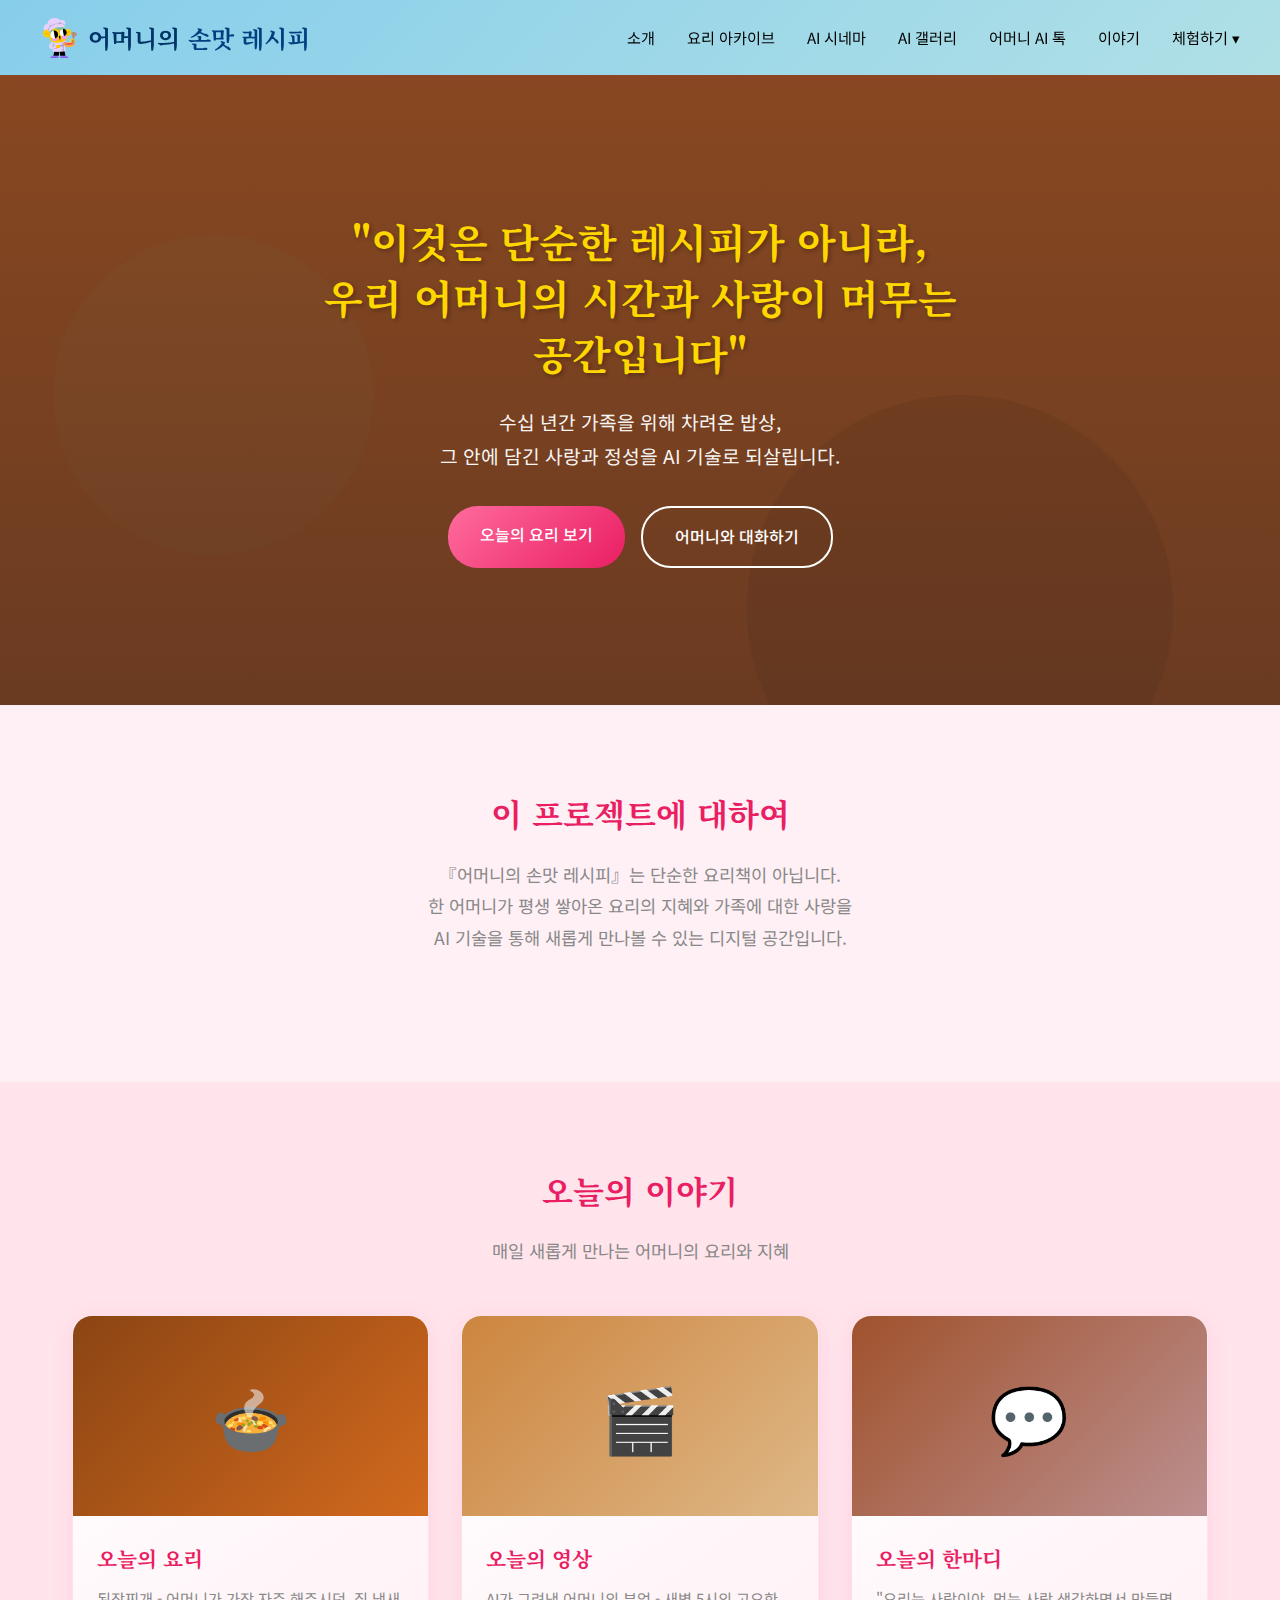
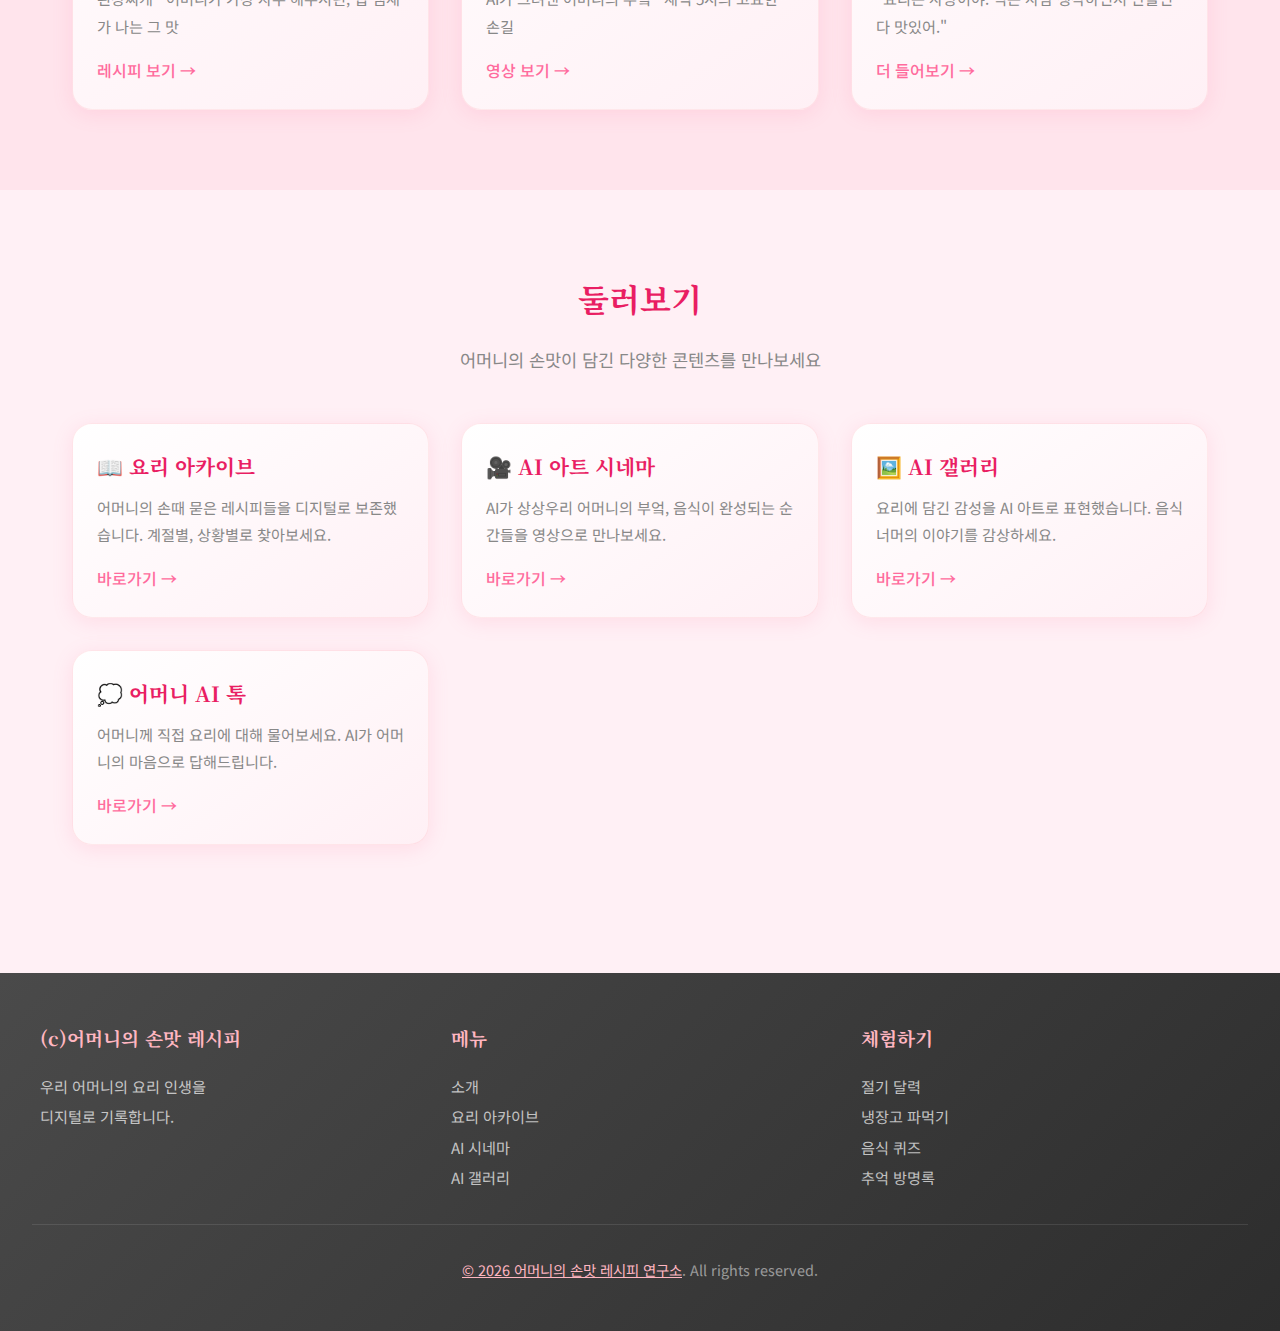
<file: index.html>
<!DOCTYPE html>
<html lang="ko">
<head>
    <meta charset="UTF-8">
    <meta name="viewport" content="width=device-width, initial-scale=1.0">
    <title>어머니의 손맛 레시피</title>
    <meta name="description" content="이곳은 레시피가 아니라, 우리 어머니의 시간이 머무는 공간입니다.">

    <!-- 폰트 -->
    <link href="https://fonts.googleapis.com/css2?family=Noto+Sans+KR:wght@300;400;500;700&family=Noto+Serif+KR:wght@400;700&display=swap" rel="stylesheet">

    <!-- 스타일시트 -->
    <link rel="stylesheet" href="css/style.css">
</head>
<body>
    <!-- 헤더 -->
    <header>
        <div class="header-container">
            <a href="index.html" class="logo"><img src="chef.png" alt="어머니"> 어머니의 <span>손맛 레시피</span></a>

            <nav>
                <ul class="nav-menu">
                    <li><a href="about.html">소개</a></li>
                    <li><a href="recipes.html">요리 아카이브</a></li>
                    <li><a href="cinema.html">AI 시네마</a></li>
                    <li><a href="gallery.html">AI 갤러리</a></li>
                    <li><a href="ai-talk.html">어머니 AI 톡</a></li>
                    <li><a href="story.html">이야기</a></li>
                    <li class="nav-dropdown">
                        <a href="#" class="dropdown-toggle">체험하기 ▾</a>
                        <ul class="dropdown-menu">
                            <li><a href="calendar.html">절기 달력</a></li>
                            <li><a href="ingredients.html">식재료 사전</a></li>
                            <li><a href="fridge.html">냉장고 파먹기</a></li>
                            <li><a href="quiz.html">음식 퀴즈</a></li>
                            <li><a href="guestbook.html">추억 방명록</a></li>
                        </ul>
                    </li>
                </ul>
            </nav>

            <div class="hamburger">
                <span></span>
                <span></span>
                <span></span>
            </div>
        </div>
    </header>

    <!-- 메인 -->
    <main>
        <!-- 히어로 섹션 -->
        <section class="hero" style="background: linear-gradient(rgba(62, 39, 35, 0.5), rgba(62, 39, 35, 0.7)), url('data:image/svg+xml,<svg xmlns=%22http://www.w3.org/2000/svg%22 viewBox=%220 0 1200 800%22><rect fill=%22%23D2691E%22 width=%221200%22 height=%22800%22/><circle cx=%22200%22 cy=%22300%22 r=%22150%22 fill=%22%23CD853F%22 opacity=%220.3%22/><circle cx=%22900%22 cy=%22500%22 r=%22200%22 fill=%22%238B4513%22 opacity=%220.3%22/></svg>'); background-size: cover;">
            <div class="hero-content">
                <h1>"이것은 단순한 레시피가 아니라,<br>우리 어머니의 시간과 사랑이 머무는 공간입니다"</h1>
                <p>수십 년간 가족을 위해 차려온 밥상,<br>그 안에 담긴 사랑과 정성을 AI 기술로 되살립니다.</p>
                <div class="hero-buttons">
                    <a href="recipes.html" class="btn btn-primary">오늘의 요리 보기</a>
                    <a href="ai-talk.html" class="btn btn-secondary">어머니와 대화하기</a>
                </div>
            </div>
        </section>

        <!-- 프로젝트 소개 -->
        <section class="section">
            <div class="container">
                <h2 class="section-title">이 프로젝트에 대하여</h2>
                <p class="section-subtitle">
                    『어머니의 손맛 레시피』는 단순한 요리책이 아닙니다.<br>
                    한 어머니가 평생 쌓아온 요리의 지혜와 가족에 대한 사랑을<br>
                    AI 기술을 통해 새롭게 만나볼 수 있는 디지털 공간입니다.
                </p>
            </div>
        </section>

        <!-- 오늘의 콘텐츠 -->
        <section class="section" style="background: var(--bg-warm);">
            <div class="container">
                <h2 class="section-title">오늘의 이야기</h2>
                <p class="section-subtitle">매일 새롭게 만나는 어머니의 요리와 지혜</p>

                <div class="card-grid">
                    <!-- 오늘의 요리 -->
                    <div class="card">
                        <div class="card-image" style="background: linear-gradient(135deg, #8B4513, #D2691E);">
                            🍲
                        </div>
                        <div class="card-content">
                            <h3 class="card-title">오늘의 요리</h3>
                            <p class="card-text">된장찌개 - 어머니가 가장 자주 해주시던, 집 냄새가 나는 그 맛</p>
                            <a href="recipes.html" class="card-link">
                                레시피 보기 →
                            </a>
                        </div>
                    </div>

                    <!-- 오늘의 영상 -->
                    <div class="card">
                        <div class="card-image" style="background: linear-gradient(135deg, #CD853F, #DEB887);">
                            🎬
                        </div>
                        <div class="card-content">
                            <h3 class="card-title">오늘의 영상</h3>
                            <p class="card-text">AI가 그려낸 어머니의 부엌 - 새벽 5시의 고요한 손길</p>
                            <a href="cinema.html" class="card-link">
                                영상 보기 →
                            </a>
                        </div>
                    </div>

                    <!-- 오늘의 한마디 -->
                    <div class="card">
                        <div class="card-image" style="background: linear-gradient(135deg, #A0522D, #BC8F8F);">
                            💬
                        </div>
                        <div class="card-content">
                            <h3 class="card-title">오늘의 한마디</h3>
                            <p class="card-text">"요리는 사랑이야. 먹는 사람 생각하면서 만들면 다 맛있어."</p>
                            <a href="ai-talk.html" class="card-link">
                                더 들어보기 →
                            </a>
                        </div>
                    </div>
                </div>
            </div>
        </section>

        <!-- 메뉴 안내 -->
        <section class="section">
            <div class="container">
                <h2 class="section-title">둘러보기</h2>
                <p class="section-subtitle">어머니의 손맛이 담긴 다양한 콘텐츠를 만나보세요</p>

                <div class="card-grid">
                    <div class="card">
                        <div class="card-content">
                            <h3 class="card-title">📖 요리 아카이브</h3>
                            <p class="card-text">어머니의 손때 묻은 레시피들을 디지털로 보존했습니다. 계절별, 상황별로 찾아보세요.</p>
                            <a href="recipes.html" class="card-link">바로가기 →</a>
                        </div>
                    </div>

                    <div class="card">
                        <div class="card-content">
                            <h3 class="card-title">🎥 AI 아트 시네마</h3>
                            <p class="card-text">AI가 상상우리 어머니의 부엌, 음식이 완성되는 순간들을 영상으로 만나보세요.</p>
                            <a href="cinema.html" class="card-link">바로가기 →</a>
                        </div>
                    </div>

                    <div class="card">
                        <div class="card-content">
                            <h3 class="card-title">🖼️ AI 갤러리</h3>
                            <p class="card-text">요리에 담긴 감성을 AI 아트로 표현했습니다. 음식 너머의 이야기를 감상하세요.</p>
                            <a href="gallery.html" class="card-link">바로가기 →</a>
                        </div>
                    </div>

                    <div class="card">
                        <div class="card-content">
                            <h3 class="card-title">💭 어머니 AI 톡</h3>
                            <p class="card-text">어머니께 직접 요리에 대해 물어보세요. AI가 어머니의 마음으로 답해드립니다.</p>
                            <a href="ai-talk.html" class="card-link">바로가기 →</a>
                        </div>
                    </div>
                </div>
            </div>
        </section>
    </main>

    <!-- 푸터 -->
    <footer>
        <div class="footer-container">
            <div class="footer-section">
                <h3>(c)어머니의 손맛 레시피</h3>
                <p>우리 어머니의 요리 인생을<br>디지털로 기록합니다.</p>
            </div>
            <div class="footer-section">
                <h3>메뉴</h3>
                <p><a href="about.html">소개</a></p>
                <p><a href="recipes.html">요리 아카이브</a></p>
                <p><a href="cinema.html">AI 시네마</a></p>
                <p><a href="gallery.html">AI 갤러리</a></p>
            </div>
            <div class="footer-section">
                <h3>체험하기</h3>
                <p><a href="calendar.html">절기 달력</a></p>
                <p><a href="fridge.html">냉장고 파먹기</a></p>
                <p><a href="quiz.html">음식 퀴즈</a></p>
                <p><a href="guestbook.html">추억 방명록</a></p>
            </div>
        </div>
        <div class="footer-bottom">
            <p><a href="lab.html" style="color: #FFB6C1; text-decoration: underline;">&copy; 2026 어머니의 손맛 레시피 연구소</a>. All rights reserved.</p>
        </div>
    </footer>

    <script src="js/main.js"></script>
</body>
</html>
</file>
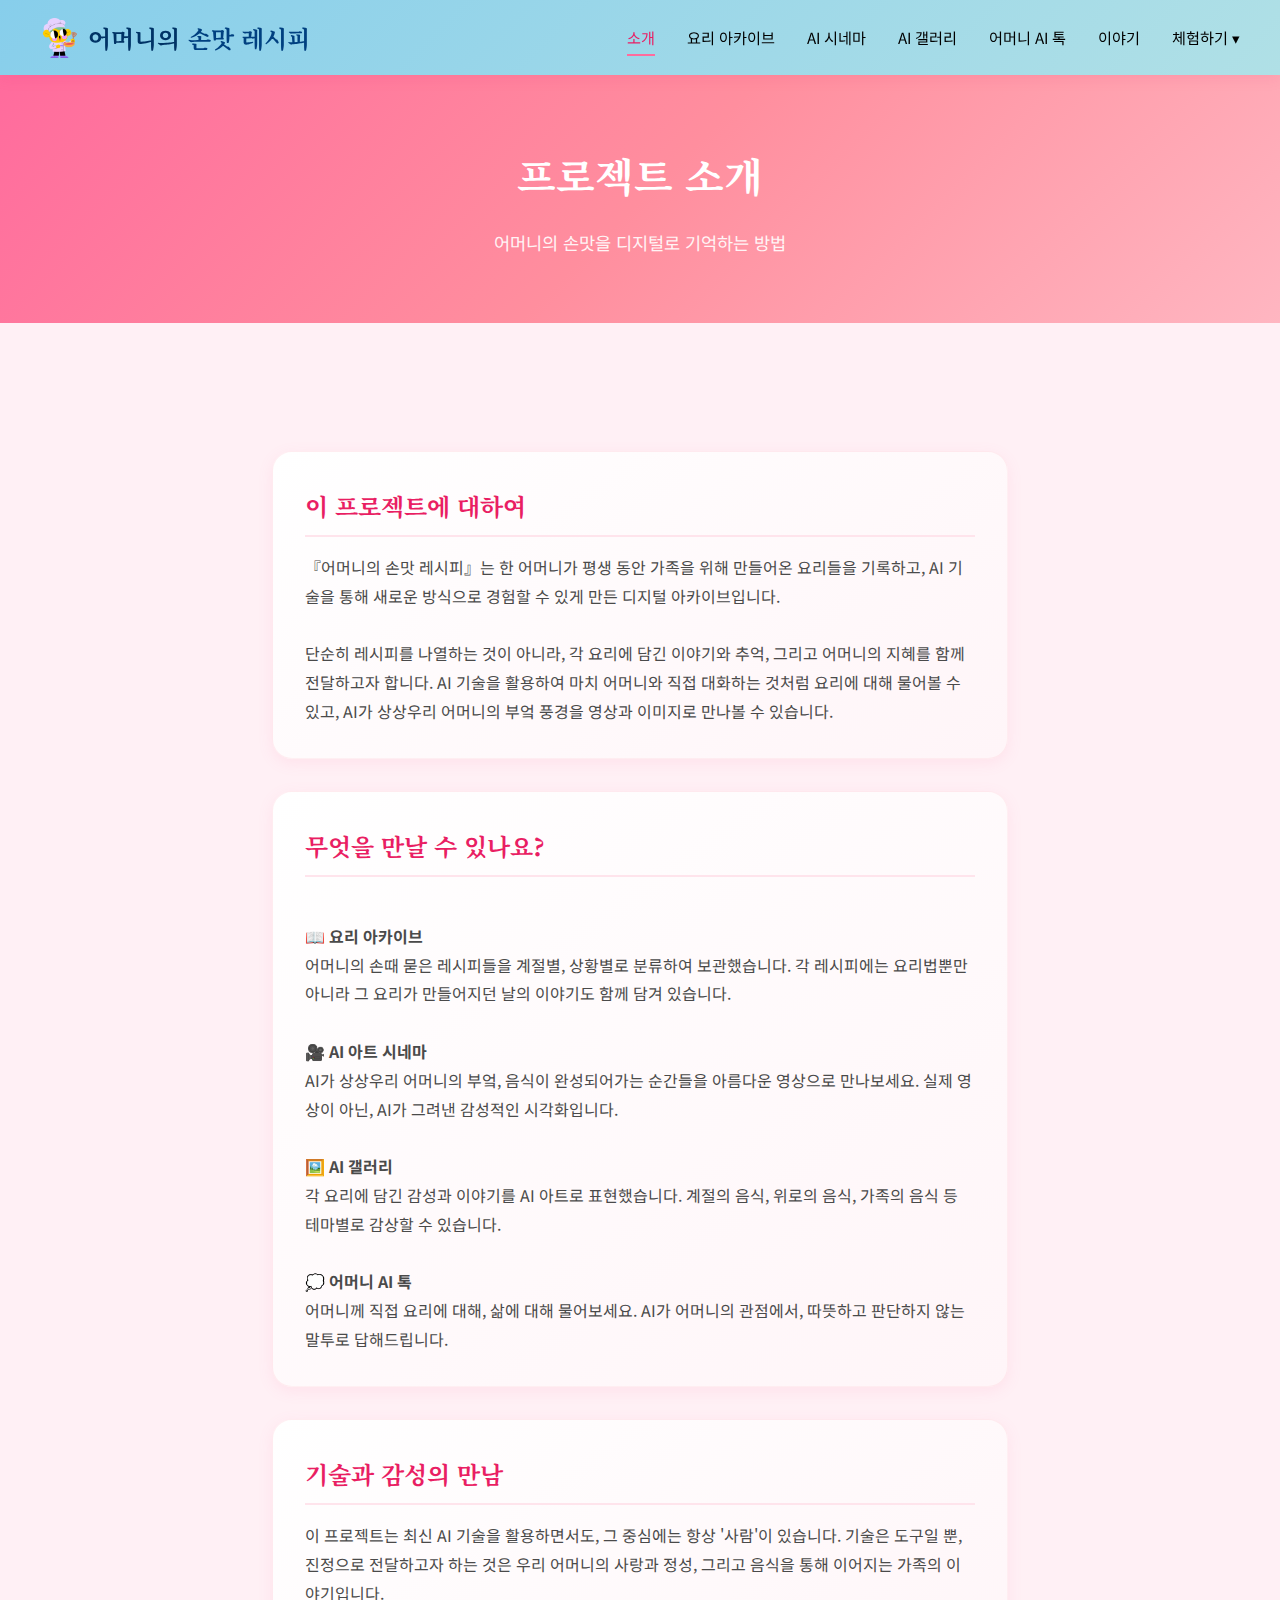
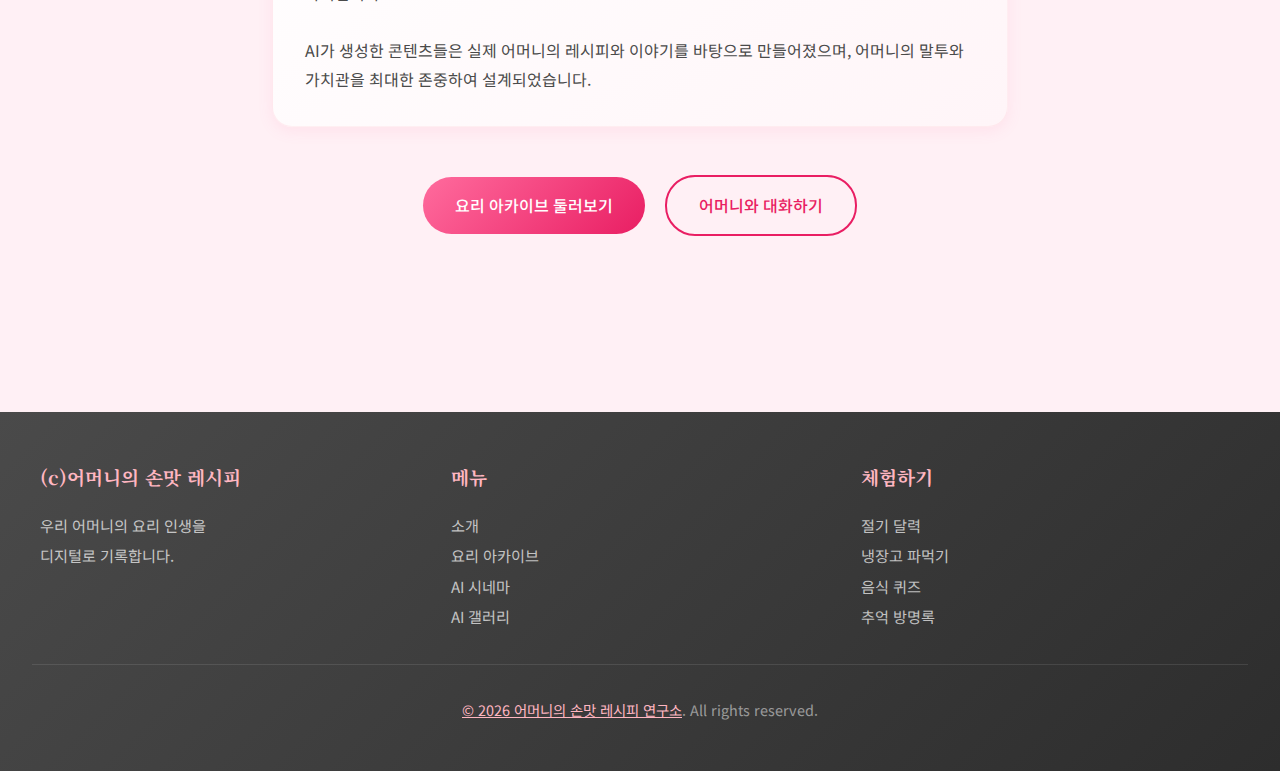
<file: about.html>
<!DOCTYPE html>
<html lang="ko">
<head>
    <meta charset="UTF-8">
    <meta name="viewport" content="width=device-width, initial-scale=1.0">
    <title>소개 - 어머니의 손맛 레시피</title>
    <meta name="description" content="어머니의 손맛 레시피 프로젝트를 소개합니다.">

    <link href="https://fonts.googleapis.com/css2?family=Noto+Sans+KR:wght@300;400;500;700&family=Noto+Serif+KR:wght@400;700&display=swap" rel="stylesheet">
    <link rel="stylesheet" href="css/style.css">
</head>
<body>
    <!-- 헤더 -->
    <header>
        <div class="header-container">
            <a href="index.html" class="logo"><img src="chef.png" alt="어머니"> 어머니의 <span>손맛 레시피</span></a>

            <nav>
                <ul class="nav-menu">
                    <li><a href="about.html" class="active">소개</a></li>
                    <li><a href="recipes.html">요리 아카이브</a></li>
                    <li><a href="cinema.html">AI 시네마</a></li>
                    <li><a href="gallery.html">AI 갤러리</a></li>
                    <li><a href="ai-talk.html">어머니 AI 톡</a></li>
                    <li><a href="story.html">이야기</a></li>
                    <li class="nav-dropdown">
                        <a href="#" class="dropdown-toggle">체험하기 ▾</a>
                        <ul class="dropdown-menu">
                            <li><a href="calendar.html">절기 달력</a></li>
                            <li><a href="ingredients.html">식재료 사전</a></li>
                            <li><a href="fridge.html">냉장고 파먹기</a></li>
                            <li><a href="quiz.html">음식 퀴즈</a></li>
                            <li><a href="guestbook.html">추억 방명록</a></li>
                        </ul>
                    </li>
                </ul>
            </nav>

            <div class="hamburger">
                <span></span>
                <span></span>
                <span></span>
            </div>
        </div>
    </header>

    <!-- 메인 -->
    <main>
        <!-- 페이지 헤더 -->
        <section class="page-header">
            <h1>프로젝트 소개</h1>
            <p>어머니의 손맛을 디지털로 기억하는 방법</p>
        </section>

        <!-- 소개 섹션 -->
        <section class="section">
            <div class="container">
                <div class="recipe-detail">
                    <div class="recipe-section">
                        <h2>이 프로젝트에 대하여</h2>
                        <p>
                            『어머니의 손맛 레시피』는 한 어머니가 평생 동안 가족을 위해 만들어온
                            요리들을 기록하고, AI 기술을 통해 새로운 방식으로 경험할 수 있게 만든
                            디지털 아카이브입니다.
                        </p>
                        <br>
                        <p>
                            단순히 레시피를 나열하는 것이 아니라, 각 요리에 담긴 이야기와 추억,
                            그리고 어머니의 지혜를 함께 전달하고자 합니다. AI 기술을 활용하여
                            마치 어머니와 직접 대화하는 것처럼 요리에 대해 물어볼 수 있고,
                            AI가 상상우리 어머니의 부엌 풍경을 영상과 이미지로 만나볼 수 있습니다.
                        </p>
                    </div>

                    <div class="recipe-section">
                        <h2>무엇을 만날 수 있나요?</h2>
                        <br>
                        <p><strong>📖 요리 아카이브</strong></p>
                        <p>어머니의 손때 묻은 레시피들을 계절별, 상황별로 분류하여 보관했습니다. 각 레시피에는 요리법뿐만 아니라 그 요리가 만들어지던 날의 이야기도 함께 담겨 있습니다.</p>
                        <br>
                        <p><strong>🎥 AI 아트 시네마</strong></p>
                        <p>AI가 상상우리 어머니의 부엌, 음식이 완성되어가는 순간들을 아름다운 영상으로 만나보세요. 실제 영상이 아닌, AI가 그려낸 감성적인 시각화입니다.</p>
                        <br>
                        <p><strong>🖼️ AI 갤러리</strong></p>
                        <p>각 요리에 담긴 감성과 이야기를 AI 아트로 표현했습니다. 계절의 음식, 위로의 음식, 가족의 음식 등 테마별로 감상할 수 있습니다.</p>
                        <br>
                        <p><strong>💭 어머니 AI 톡</strong></p>
                        <p>어머니께 직접 요리에 대해, 삶에 대해 물어보세요. AI가 어머니의 관점에서, 따뜻하고 판단하지 않는 말투로 답해드립니다.</p>
                    </div>

                    <div class="recipe-section">
                        <h2>기술과 감성의 만남</h2>
                        <p>
                            이 프로젝트는 최신 AI 기술을 활용하면서도, 그 중심에는 항상 '사람'이 있습니다.
                            기술은 도구일 뿐, 진정으로 전달하고자 하는 것은 우리 어머니의 사랑과 정성,
                            그리고 음식을 통해 이어지는 가족의 이야기입니다.
                        </p>
                        <br>
                        <p>
                            AI가 생성한 콘텐츠들은 실제 어머니의 레시피와 이야기를 바탕으로 만들어졌으며,
                            어머니의 말투와 가치관을 최대한 존중하여 설계되었습니다.
                        </p>
                    </div>

                    <div class="text-center mt-3">
                        <a href="recipes.html" class="btn btn-primary">요리 아카이브 둘러보기</a>
                        <a href="ai-talk.html" class="btn btn-outline" style="margin-left: 1rem;">어머니와 대화하기</a>
                    </div>
                </div>
            </div>
        </section>
    </main>

    <!-- 푸터 -->
    <footer>
        <div class="footer-container">
            <div class="footer-section">
                <h3>(c)어머니의 손맛 레시피</h3>
                <p>우리 어머니의 요리 인생을<br>디지털로 기록합니다.</p>
            </div>
            <div class="footer-section">
                <h3>메뉴</h3>
                <p><a href="about.html">소개</a></p>
                <p><a href="recipes.html">요리 아카이브</a></p>
                <p><a href="cinema.html">AI 시네마</a></p>
                <p><a href="gallery.html">AI 갤러리</a></p>
            </div>
            <div class="footer-section">
                <h3>체험하기</h3>
                <p><a href="calendar.html">절기 달력</a></p>
                <p><a href="fridge.html">냉장고 파먹기</a></p>
                <p><a href="quiz.html">음식 퀴즈</a></p>
                <p><a href="guestbook.html">추억 방명록</a></p>
            </div>
        </div>
        <div class="footer-bottom">
            <p><a href="lab.html" style="color: #FFB6C1; text-decoration: underline;">&copy; 2026 어머니의 손맛 레시피 연구소</a>. All rights reserved.</p>
        </div>
    </footer>

    <script src="js/main.js"></script>
</body>
</html>
</file>
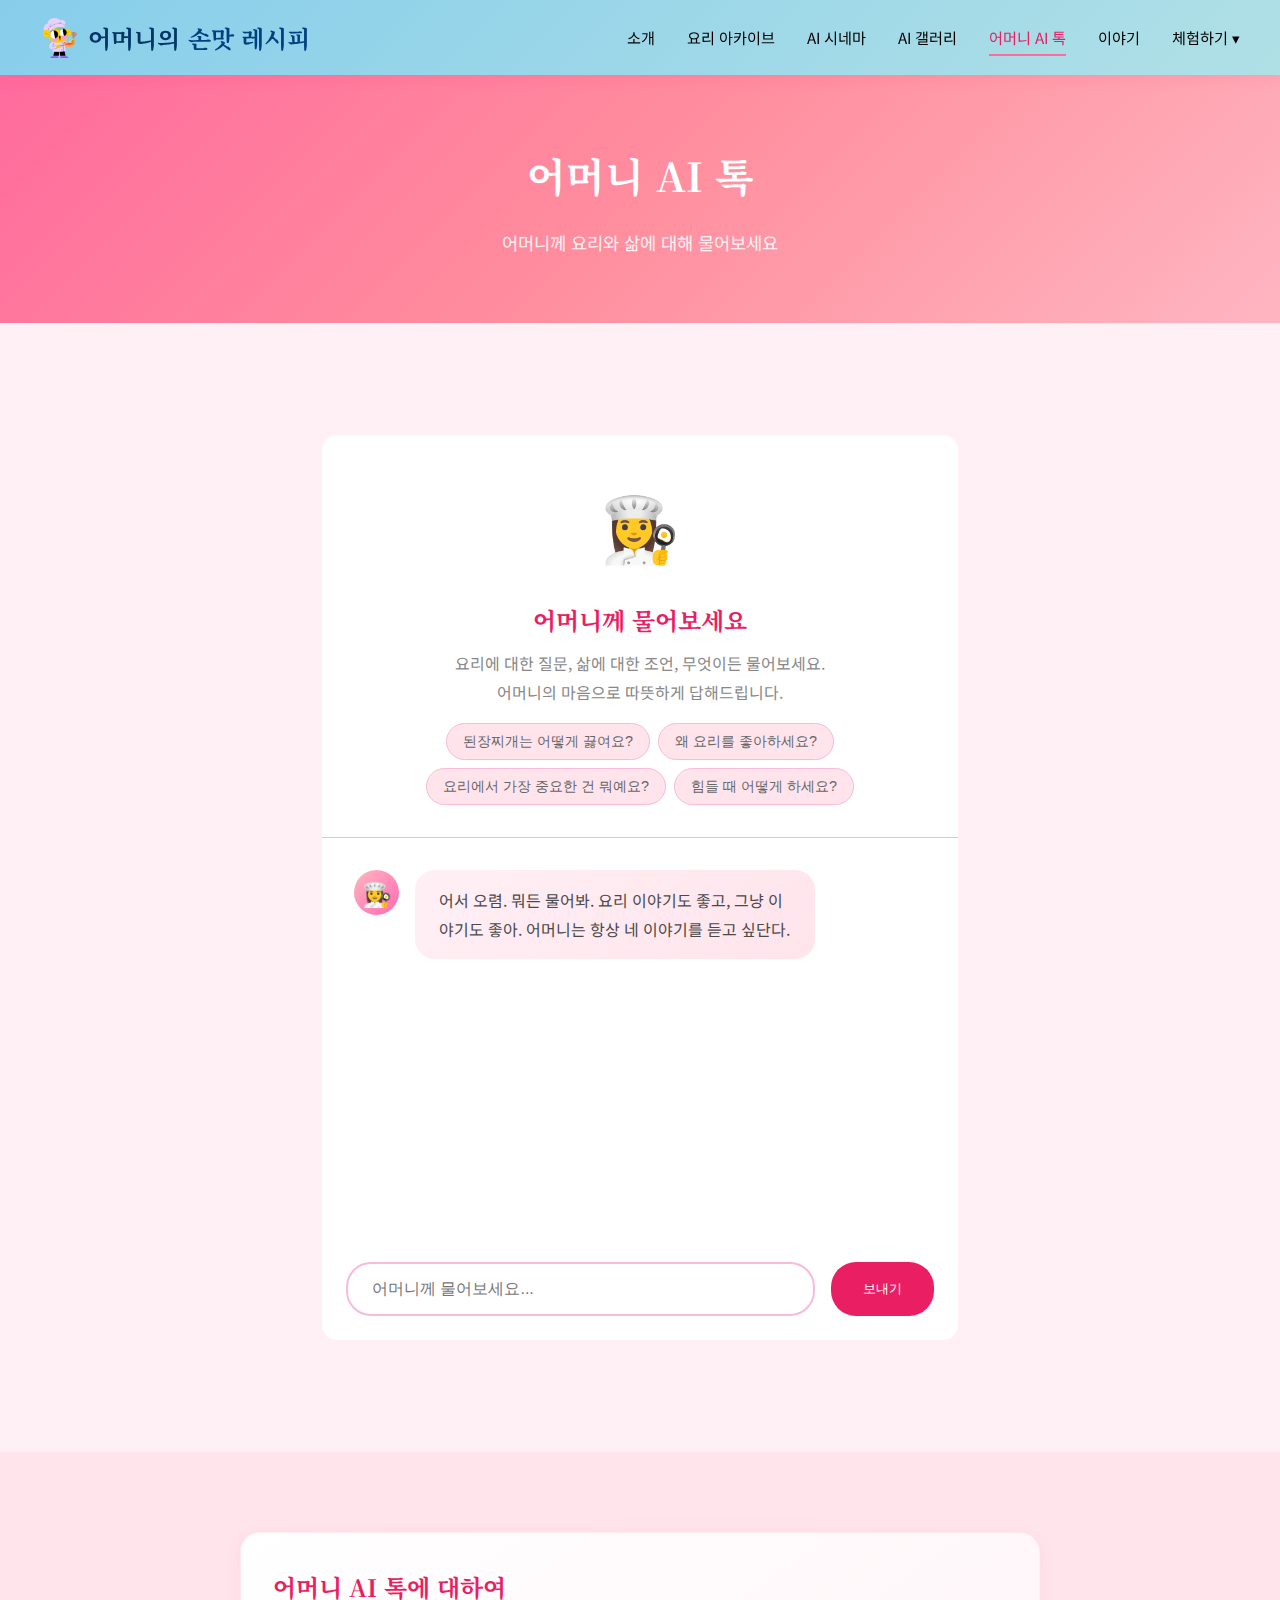
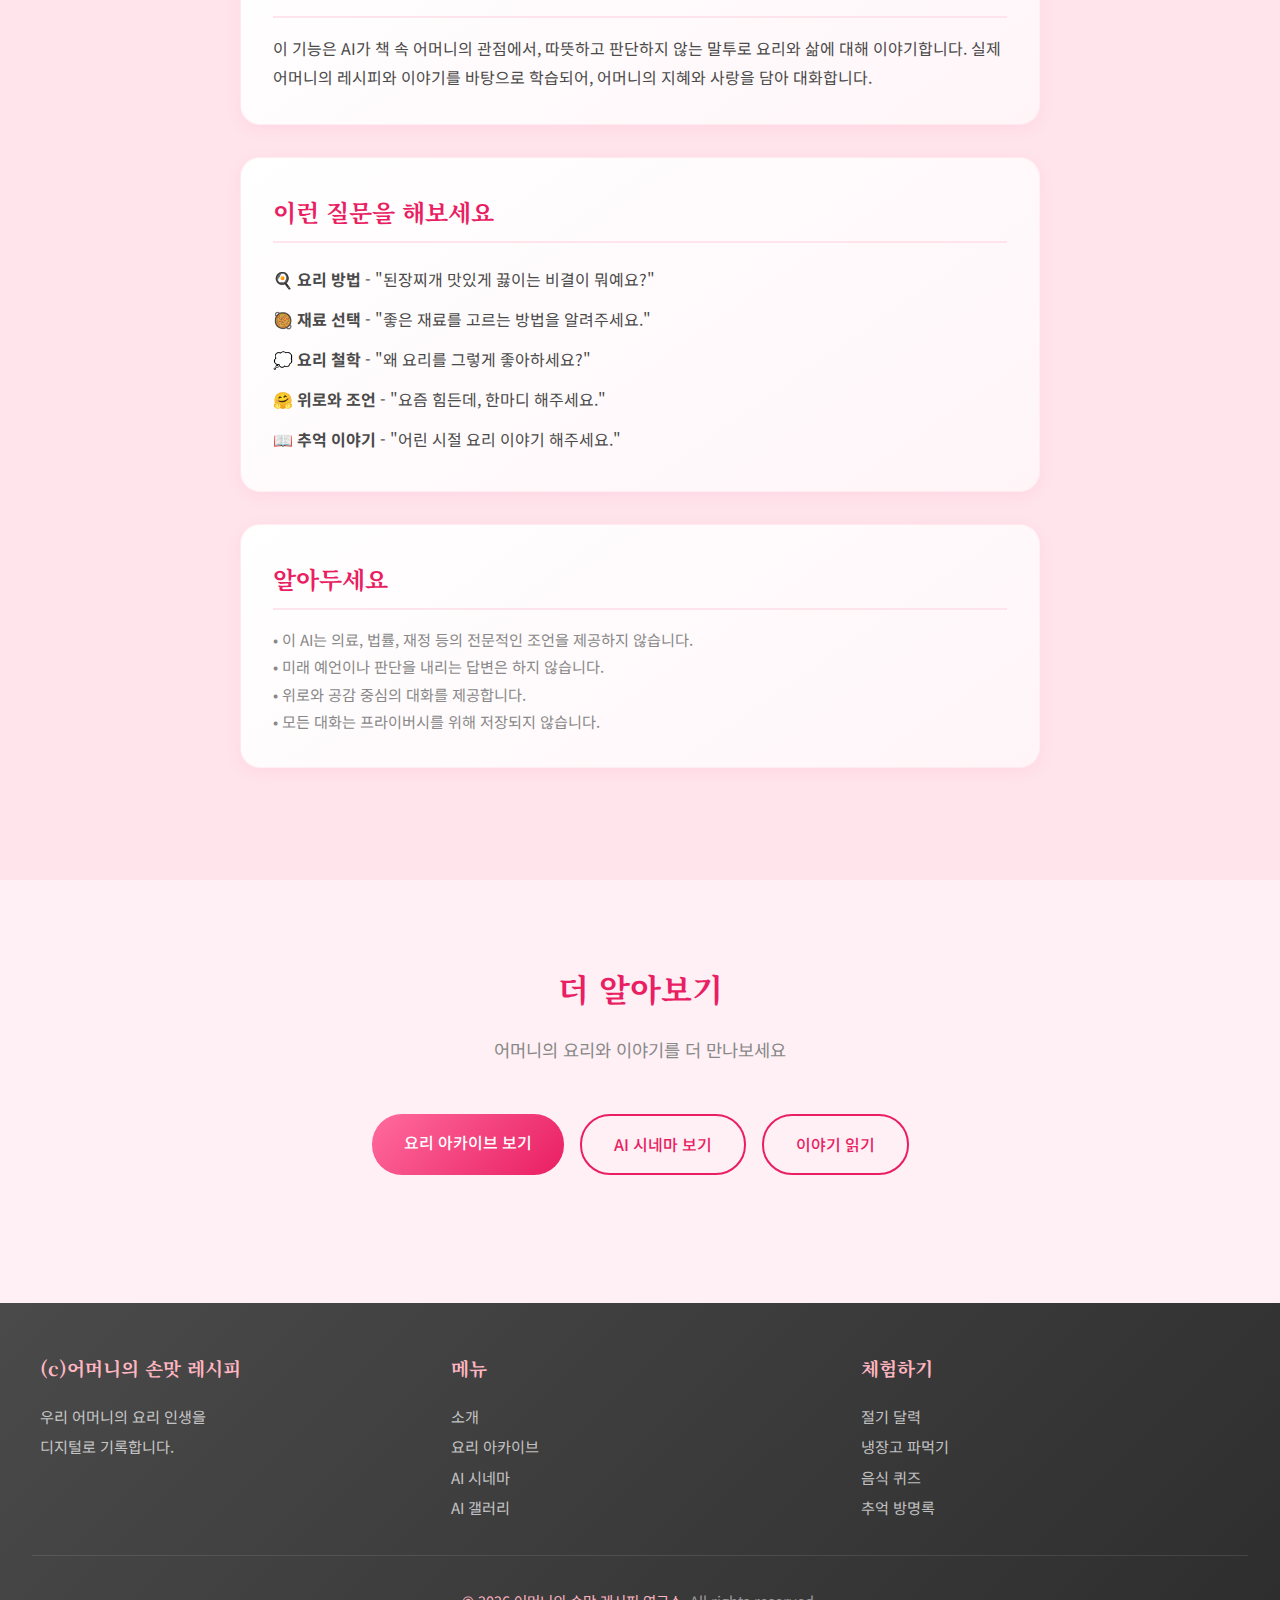
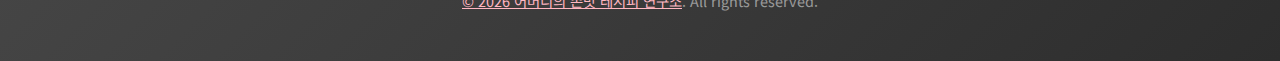
<file: ai-talk.html>
<!DOCTYPE html>
<html lang="ko">
<head>
    <meta charset="UTF-8">
    <meta name="viewport" content="width=device-width, initial-scale=1.0">
    <title>어머니 AI 톡 - 어머니의 손맛 레시피</title>
    <meta name="description" content="어머니께 요리와 삶에 대해 물어보세요">

    <link href="https://fonts.googleapis.com/css2?family=Noto+Sans+KR:wght@300;400;500;700&family=Noto+Serif+KR:wght@400;700&display=swap" rel="stylesheet">
    <link rel="stylesheet" href="css/style.css">
</head>
<body>
    <!-- 헤더 -->
    <header>
        <div class="header-container">
            <a href="index.html" class="logo"><img src="chef.png" alt="어머니"> 어머니의 <span>손맛 레시피</span></a>

            <nav>
                <ul class="nav-menu">
                    <li><a href="about.html">소개</a></li>
                    <li><a href="recipes.html">요리 아카이브</a></li>
                    <li><a href="cinema.html">AI 시네마</a></li>
                    <li><a href="gallery.html">AI 갤러리</a></li>
                    <li><a href="ai-talk.html" class="active">어머니 AI 톡</a></li>
                    <li><a href="story.html">이야기</a></li>
                    <li class="nav-dropdown">
                        <a href="#" class="dropdown-toggle">체험하기 ▾</a>
                        <ul class="dropdown-menu">
                            <li><a href="calendar.html">절기 달력</a></li>
                            <li><a href="ingredients.html">식재료 사전</a></li>
                            <li><a href="fridge.html">냉장고 파먹기</a></li>
                            <li><a href="quiz.html">음식 퀴즈</a></li>
                            <li><a href="guestbook.html">추억 방명록</a></li>
                        </ul>
                    </li>
                </ul>
            </nav>

            <div class="hamburger">
                <span></span>
                <span></span>
                <span></span>
            </div>
        </div>
    </header>

    <!-- 메인 -->
    <main>
        <!-- 페이지 헤더 -->
        <section class="page-header">
            <h1>어머니 AI 톡</h1>
            <p>어머니께 요리와 삶에 대해 물어보세요</p>
        </section>

        <!-- 채팅 섹션 -->
        <section class="section">
            <div class="chat-container">
                <!-- 채팅 헤더 -->
                <div class="chat-header">
                    <div style="font-size: 4rem; margin-bottom: 1rem;">👩‍🍳</div>
                    <h2>어머니께 물어보세요</h2>
                    <p style="color: var(--text-muted);">
                        요리에 대한 질문, 삶에 대한 조언, 무엇이든 물어보세요.<br>
                        어머니의 마음으로 따뜻하게 답해드립니다.
                    </p>

                    <!-- 추천 질문 -->
                    <div class="suggested-questions">
                        <button class="suggested-btn">된장찌개는 어떻게 끓여요?</button>
                        <button class="suggested-btn">왜 요리를 좋아하세요?</button>
                        <button class="suggested-btn">요리에서 가장 중요한 건 뭐예요?</button>
                        <button class="suggested-btn">힘들 때 어떻게 하세요?</button>
                    </div>
                </div>

                <!-- 채팅 메시지 영역 -->
                <div class="chat-messages">
                    <!-- 초기 환영 메시지 -->
                    <div class="message mother">
                        <div class="message-avatar">👩‍🍳</div>
                        <div class="message-content">
                            어서 오렴. 뭐든 물어봐. 요리 이야기도 좋고, 그냥 이야기도 좋아.
                            어머니는 항상 네 이야기를 듣고 싶단다.
                        </div>
                    </div>
                </div>

                <!-- 입력 영역 -->
                <div class="chat-input-area">
                    <input type="text" class="chat-input" placeholder="어머니께 물어보세요...">
                    <button class="send-btn">보내기</button>
                </div>
            </div>
        </section>

        <!-- 안내 섹션 -->
        <section class="section" style="background: var(--bg-warm);">
            <div class="container">
                <div class="recipe-detail" style="padding: 0;">
                    <div class="recipe-section">
                        <h2>어머니 AI 톡에 대하여</h2>
                        <p>
                            이 기능은 AI가 책 속 어머니의 관점에서, 따뜻하고 판단하지 않는 말투로
                            요리와 삶에 대해 이야기합니다. 실제 어머니의 레시피와 이야기를 바탕으로
                            학습되어, 어머니의 지혜와 사랑을 담아 대화합니다.
                        </p>
                    </div>

                    <div class="recipe-section">
                        <h2>이런 질문을 해보세요</h2>
                        <ul style="list-style: none; line-height: 2.5;">
                            <li>🍳 <strong>요리 방법</strong> - "된장찌개 맛있게 끓이는 비결이 뭐예요?"</li>
                            <li>🥘 <strong>재료 선택</strong> - "좋은 재료를 고르는 방법을 알려주세요."</li>
                            <li>💭 <strong>요리 철학</strong> - "왜 요리를 그렇게 좋아하세요?"</li>
                            <li>🤗 <strong>위로와 조언</strong> - "요즘 힘든데, 한마디 해주세요."</li>
                            <li>📖 <strong>추억 이야기</strong> - "어린 시절 요리 이야기 해주세요."</li>
                        </ul>
                    </div>

                    <div class="recipe-section">
                        <h2>알아두세요</h2>
                        <p style="color: var(--text-muted); font-size: 0.95rem;">
                            • 이 AI는 의료, 법률, 재정 등의 전문적인 조언을 제공하지 않습니다.<br>
                            • 미래 예언이나 판단을 내리는 답변은 하지 않습니다.<br>
                            • 위로와 공감 중심의 대화를 제공합니다.<br>
                            • 모든 대화는 프라이버시를 위해 저장되지 않습니다.
                        </p>
                    </div>
                </div>
            </div>
        </section>

        <!-- 관련 콘텐츠 -->
        <section class="section">
            <div class="container text-center">
                <h2 class="section-title">더 알아보기</h2>
                <p class="section-subtitle">어머니의 요리와 이야기를 더 만나보세요</p>
                <div style="display: flex; gap: 1rem; justify-content: center; flex-wrap: wrap;">
                    <a href="recipes.html" class="btn btn-primary">요리 아카이브 보기</a>
                    <a href="cinema.html" class="btn btn-outline">AI 시네마 보기</a>
                    <a href="story.html" class="btn btn-outline">이야기 읽기</a>
                </div>
            </div>
        </section>
    </main>

    <!-- 푸터 -->
    <footer>
        <div class="footer-container">
            <div class="footer-section">
                <h3>(c)어머니의 손맛 레시피</h3>
                <p>우리 어머니의 요리 인생을<br>디지털로 기록합니다.</p>
            </div>
            <div class="footer-section">
                <h3>메뉴</h3>
                <p><a href="about.html">소개</a></p>
                <p><a href="recipes.html">요리 아카이브</a></p>
                <p><a href="cinema.html">AI 시네마</a></p>
                <p><a href="gallery.html">AI 갤러리</a></p>
            </div>
            <div class="footer-section">
                <h3>체험하기</h3>
                <p><a href="calendar.html">절기 달력</a></p>
                <p><a href="fridge.html">냉장고 파먹기</a></p>
                <p><a href="quiz.html">음식 퀴즈</a></p>
                <p><a href="guestbook.html">추억 방명록</a></p>
            </div>
        </div>
        <div class="footer-bottom">
            <p><a href="lab.html" style="color: #FFB6C1; text-decoration: underline;">&copy; 2026 어머니의 손맛 레시피 연구소</a>. All rights reserved.</p>
        </div>
    </footer>

    <script src="js/main.js"></script>
</body>
</html>
</file>
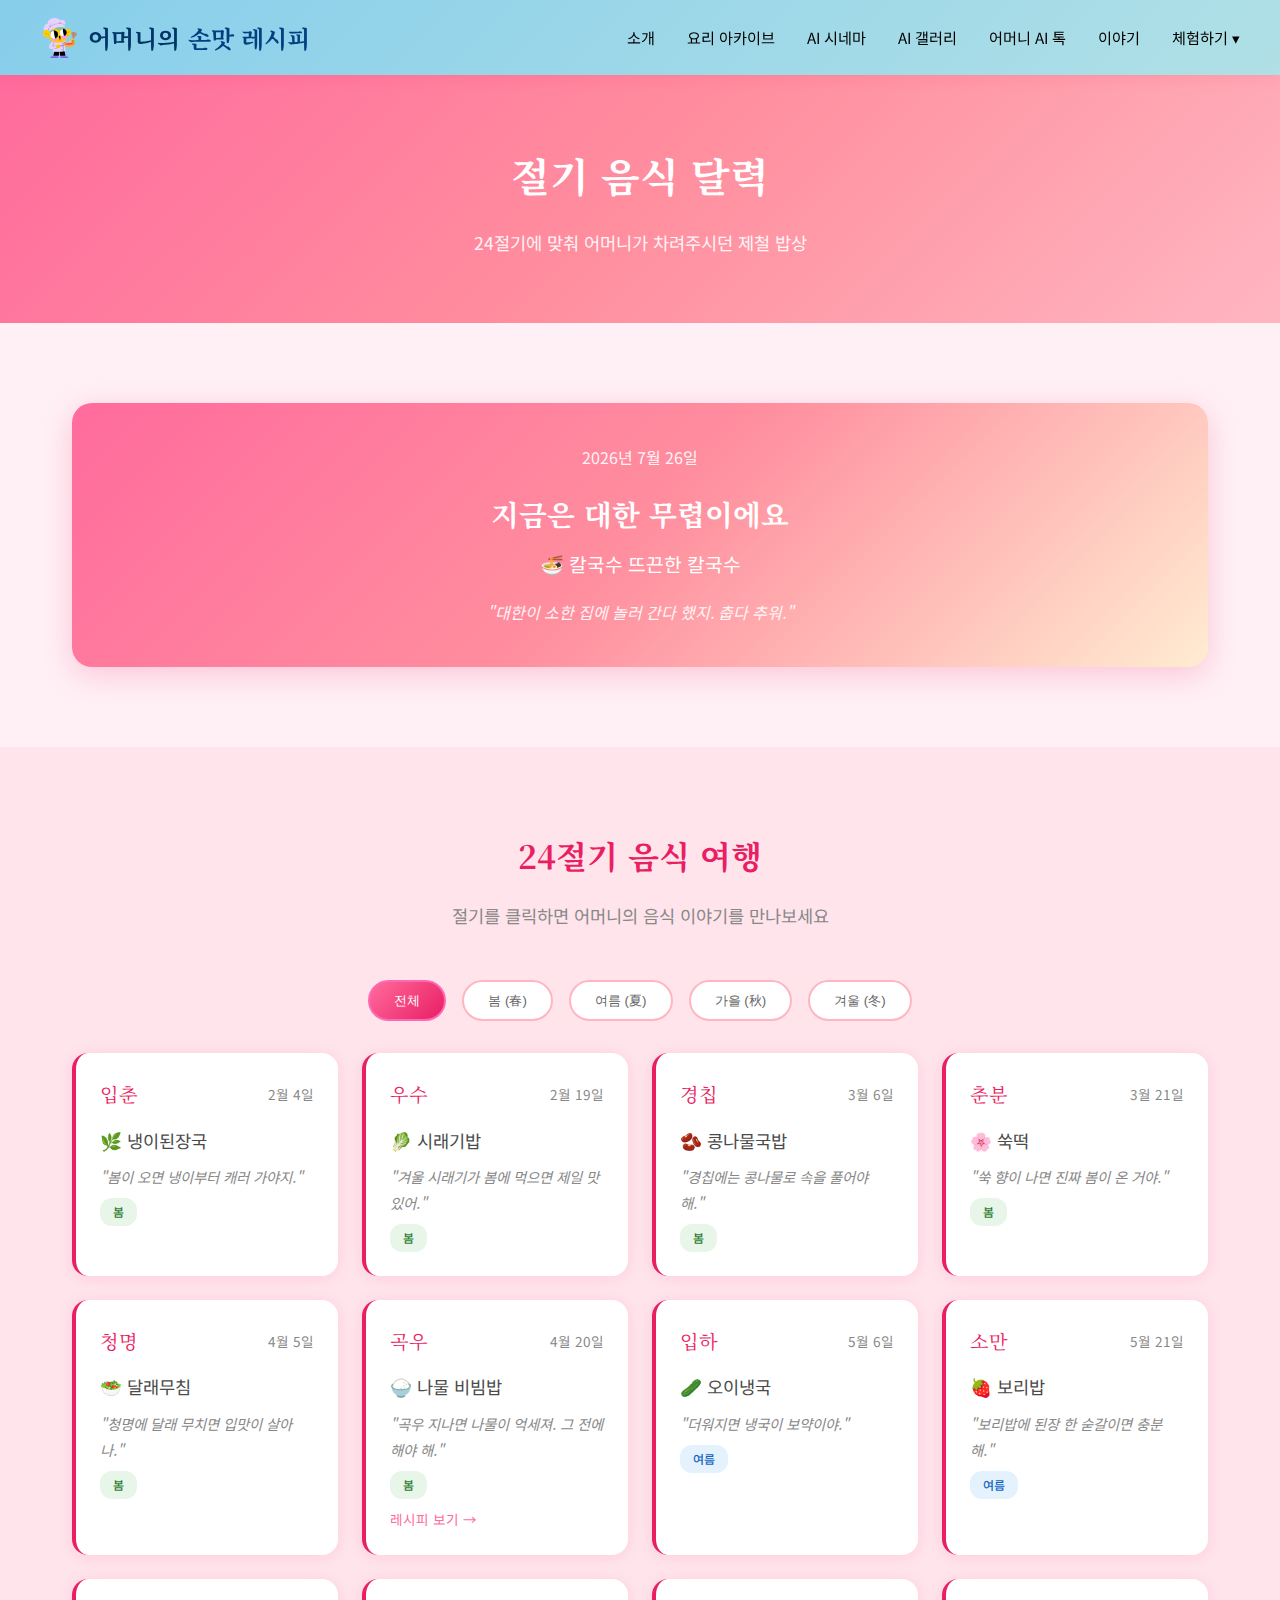
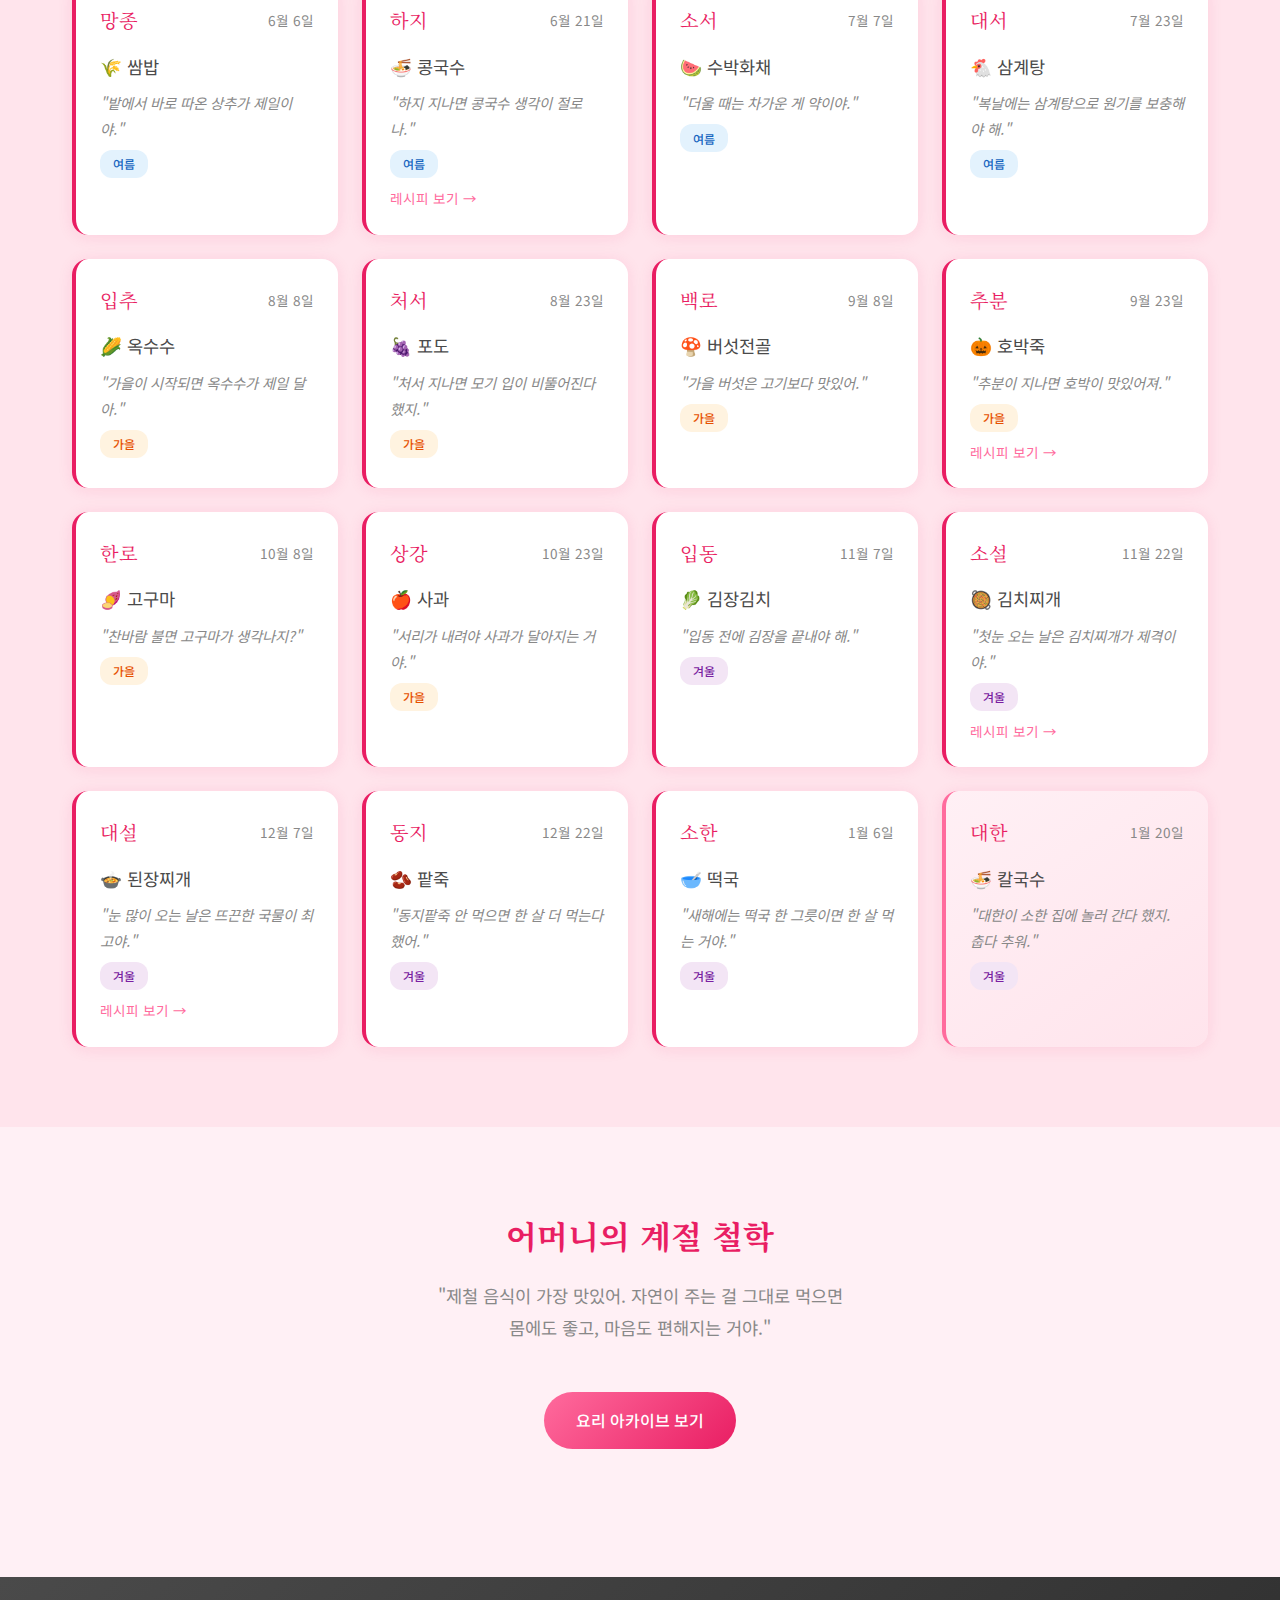
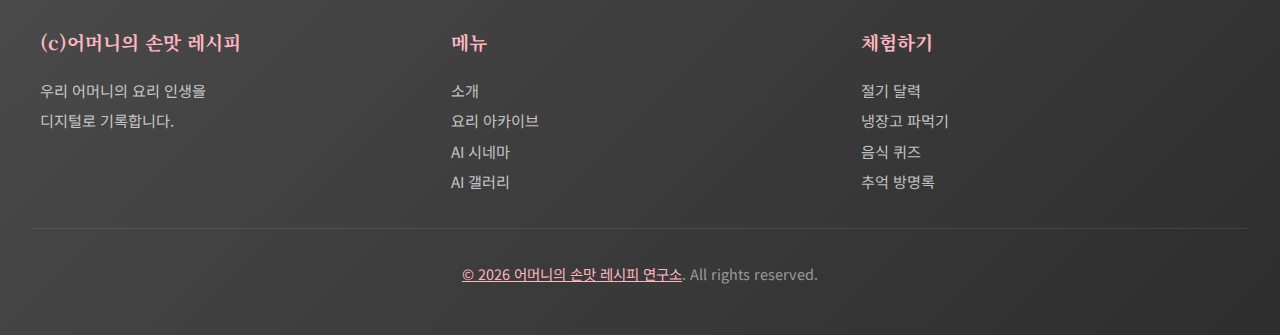
<file: calendar.html>
<!DOCTYPE html>
<html lang="ko">
<head>
    <meta charset="UTF-8">
    <meta name="viewport" content="width=device-width, initial-scale=1.0">
    <title>절기 음식 달력 - 어머니의 손맛 레시피</title>
    <meta name="description" content="24절기에 맞는 어머니의 제철 음식 달력">
    <link href="https://fonts.googleapis.com/css2?family=Noto+Sans+KR:wght@300;400;500;700&family=Noto+Serif+KR:wght@400;700&display=swap" rel="stylesheet">
    <link rel="stylesheet" href="css/style.css">
</head>
<body>
    <header>
        <div class="header-container">
            <a href="index.html" class="logo"><img src="chef.png" alt="어머니"> 어머니의 <span>손맛 레시피</span></a>
            <nav>
                <ul class="nav-menu">
                    <li><a href="about.html">소개</a></li>
                    <li><a href="recipes.html">요리 아카이브</a></li>
                    <li><a href="cinema.html">AI 시네마</a></li>
                    <li><a href="gallery.html">AI 갤러리</a></li>
                    <li><a href="ai-talk.html">어머니 AI 톡</a></li>
                    <li><a href="story.html">이야기</a></li>
                    <li class="nav-dropdown">
                        <a href="#" class="dropdown-toggle">체험하기 ▾</a>
                        <ul class="dropdown-menu">
                            <li><a href="calendar.html" class="active">절기 달력</a></li>
                            <li><a href="ingredients.html">식재료 사전</a></li>
                            <li><a href="fridge.html">냉장고 파먹기</a></li>
                            <li><a href="quiz.html">음식 퀴즈</a></li>
                            <li><a href="guestbook.html">추억 방명록</a></li>
                        </ul>
                    </li>
                </ul>
            </nav>
            <div class="hamburger">
                <span></span><span></span><span></span>
            </div>
        </div>
    </header>

    <main>
        <section class="page-header">
            <h1>절기 음식 달력</h1>
            <p>24절기에 맞춰 어머니가 차려주시던 제철 밥상</p>
        </section>

        <!-- 오늘의 절기 추천 -->
        <section class="section">
            <div class="container">
                <div class="today-season-box" id="todaySeasonBox">
                    <!-- JS로 채워짐 -->
                </div>
            </div>
        </section>

        <!-- 절기 달력 -->
        <section class="section" style="background: var(--bg-warm);">
            <div class="container">
                <h2 class="section-title">24절기 음식 여행</h2>
                <p class="section-subtitle">절기를 클릭하면 어머니의 음식 이야기를 만나보세요</p>

                <div class="season-filter-bar">
                    <button class="filter-btn active" data-season="all">전체</button>
                    <button class="filter-btn" data-season="spring">봄 (春)</button>
                    <button class="filter-btn" data-season="summer">여름 (夏)</button>
                    <button class="filter-btn" data-season="autumn">가을 (秋)</button>
                    <button class="filter-btn" data-season="winter">겨울 (冬)</button>
                </div>

                <div class="calendar-grid" id="calendarGrid">
                    <!-- JS로 채워짐 -->
                </div>
            </div>
        </section>

        <!-- 계절 음식 철학 -->
        <section class="section">
            <div class="container text-center">
                <h2 class="section-title">어머니의 계절 철학</h2>
                <p class="section-subtitle">
                    "제철 음식이 가장 맛있어. 자연이 주는 걸 그대로 먹으면<br>
                    몸에도 좋고, 마음도 편해지는 거야."
                </p>
                <a href="recipes.html" class="btn btn-primary">요리 아카이브 보기</a>
            </div>
        </section>
    </main>

    <footer>
        <div class="footer-container">
            <div class="footer-section">
                <h3>(c)어머니의 손맛 레시피</h3>
                <p>우리 어머니의 요리 인생을<br>디지털로 기록합니다.</p>
            </div>
            <div class="footer-section">
                <h3>메뉴</h3>
                <p><a href="about.html">소개</a></p>
                <p><a href="recipes.html">요리 아카이브</a></p>
                <p><a href="cinema.html">AI 시네마</a></p>
                <p><a href="gallery.html">AI 갤러리</a></p>
            </div>
            <div class="footer-section">
                <h3>체험하기</h3>
                <p><a href="calendar.html">절기 달력</a></p>
                <p><a href="fridge.html">냉장고 파먹기</a></p>
                <p><a href="quiz.html">음식 퀴즈</a></p>
                <p><a href="guestbook.html">추억 방명록</a></p>
            </div>
        </div>
        <div class="footer-bottom">
            <p><a href="lab.html" style="color: #FFB6C1; text-decoration: underline;">&copy; 2026 어머니의 손맛 레시피 연구소</a>. All rights reserved.</p>
        </div>
    </footer>

    <script src="js/main.js"></script>
</body>
</html>
</file>
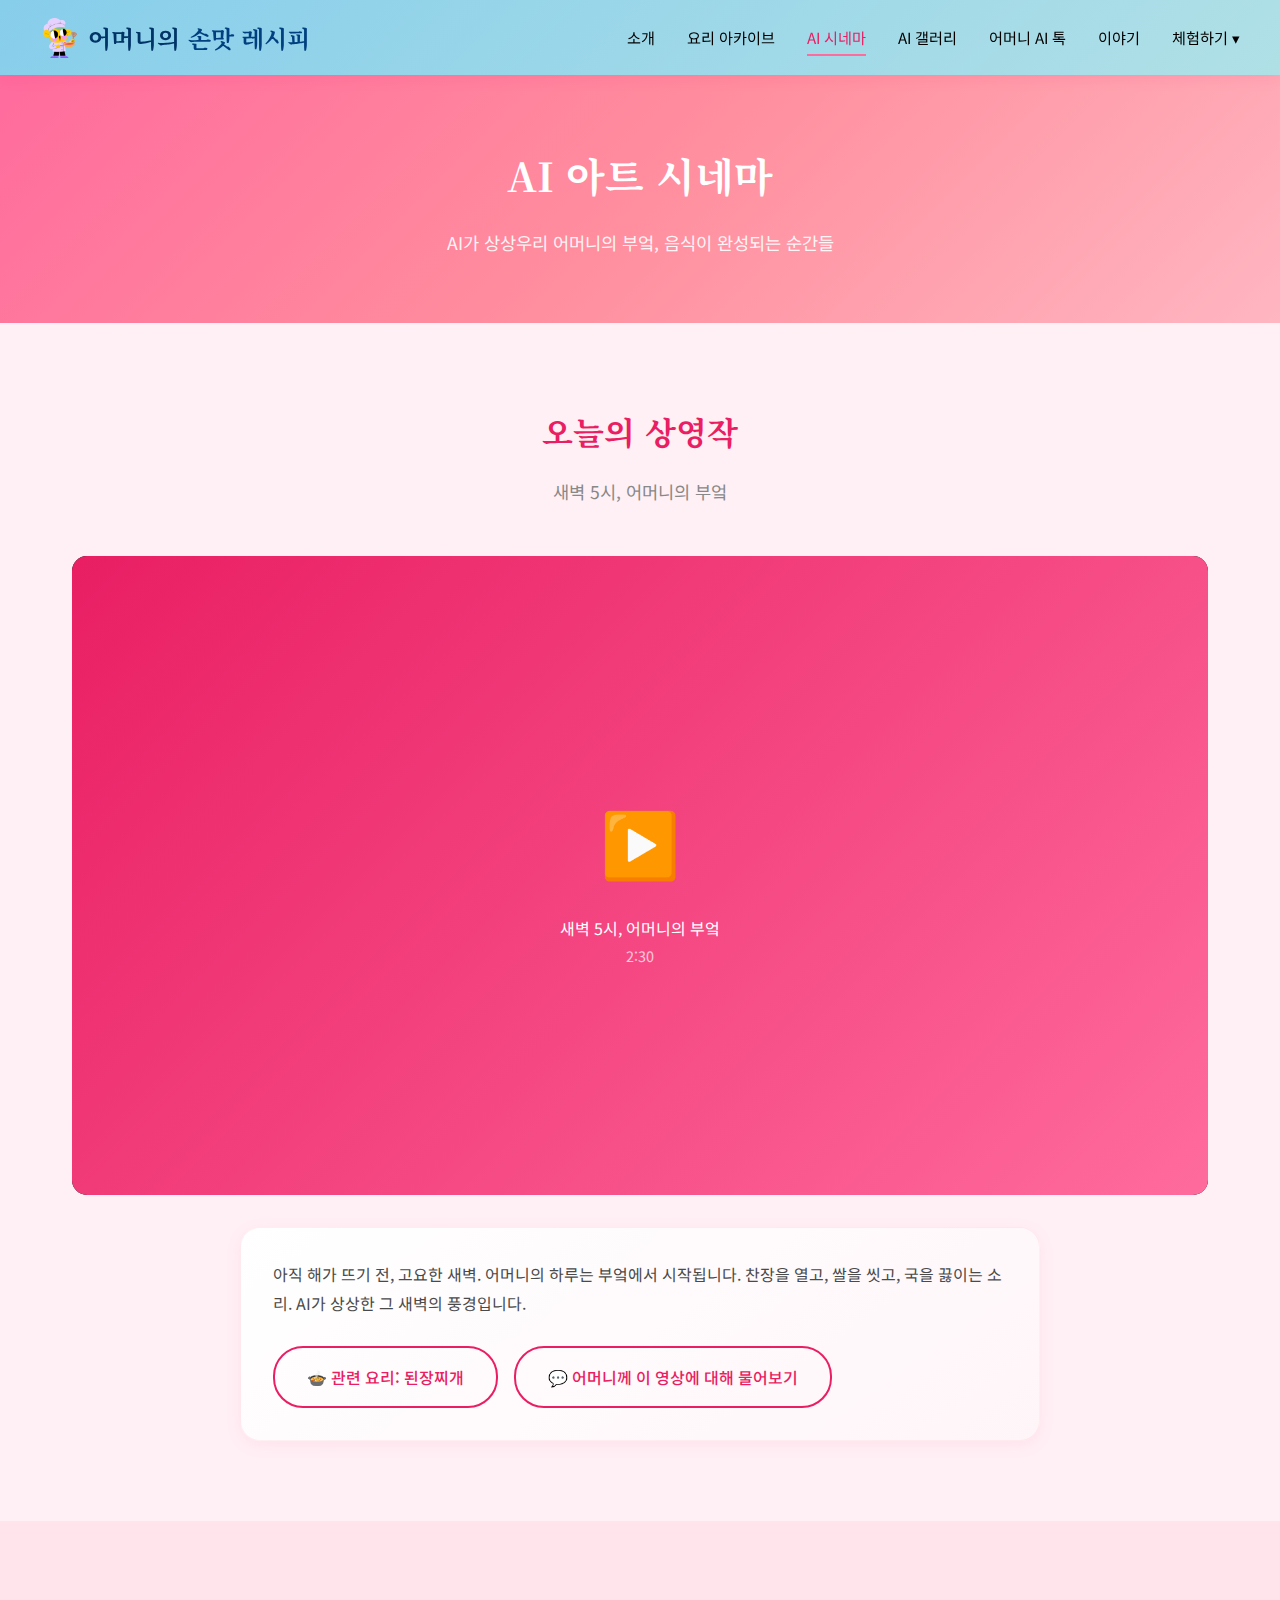
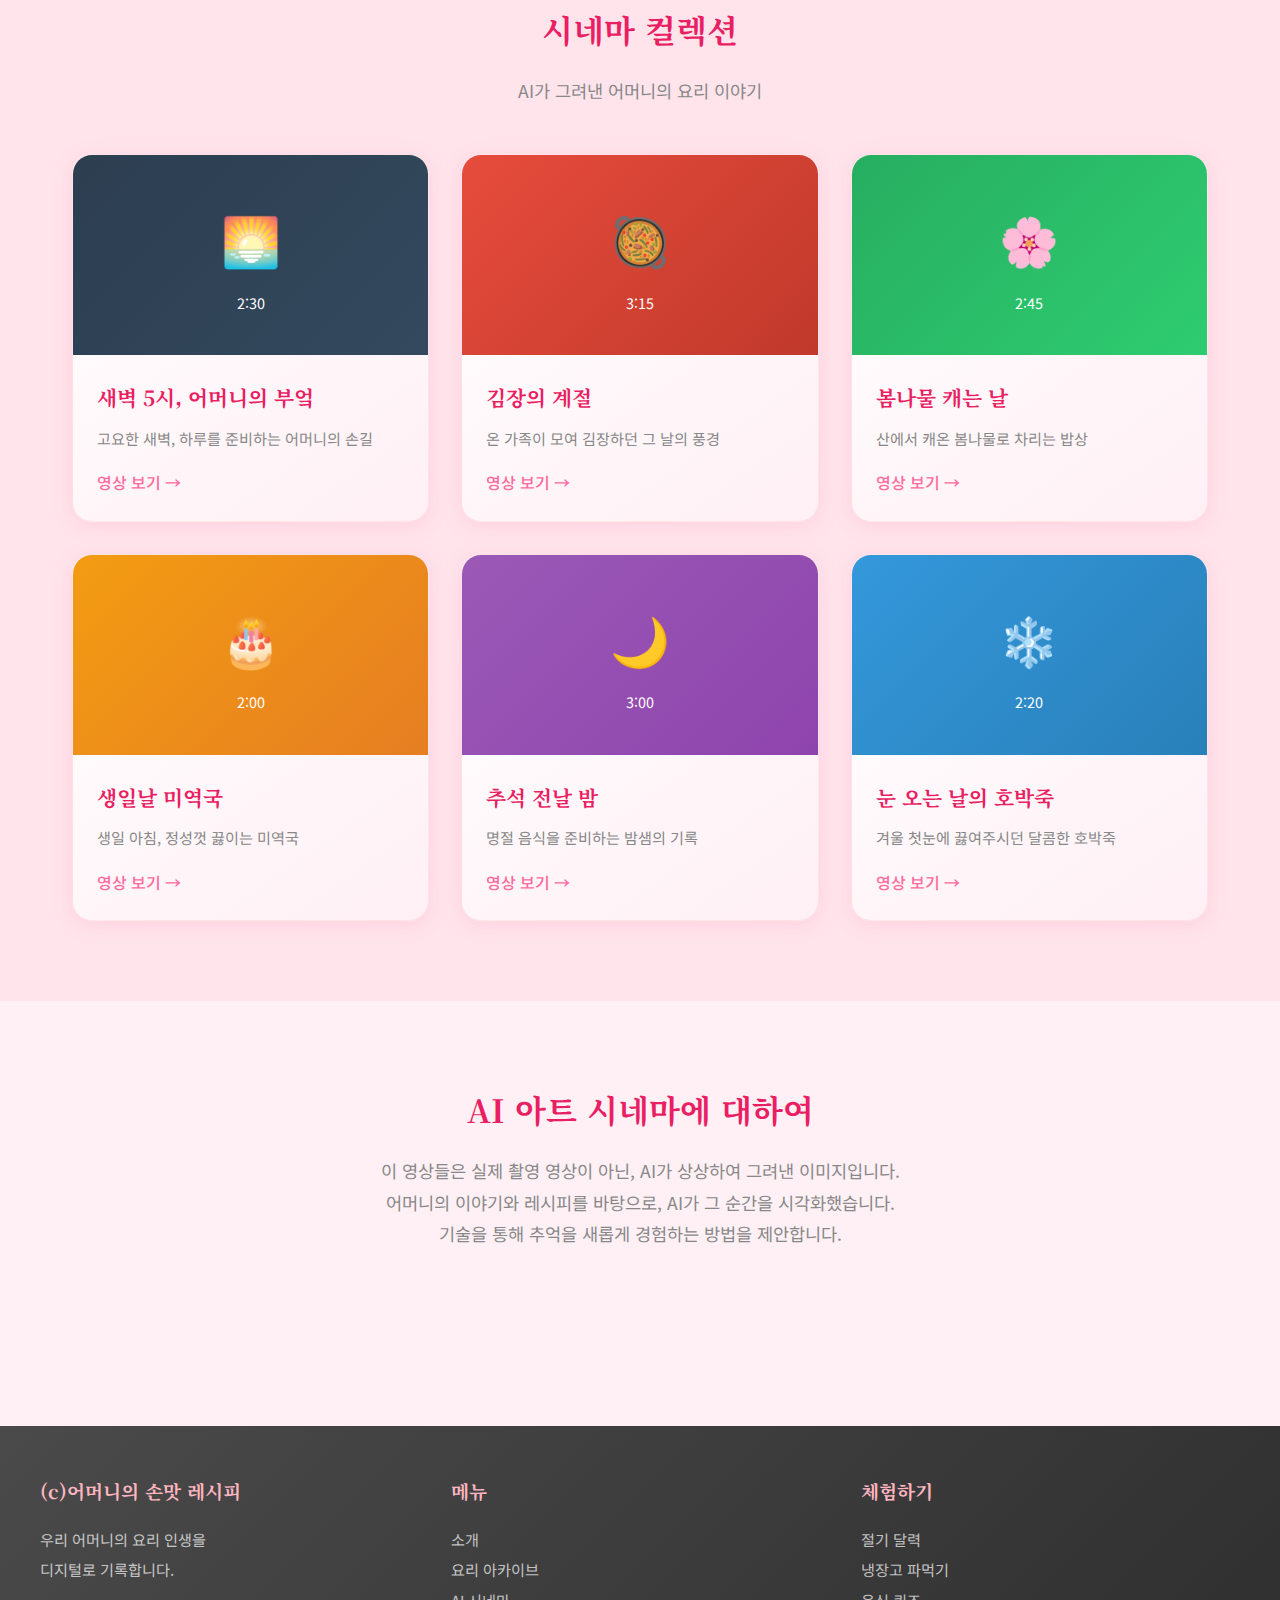
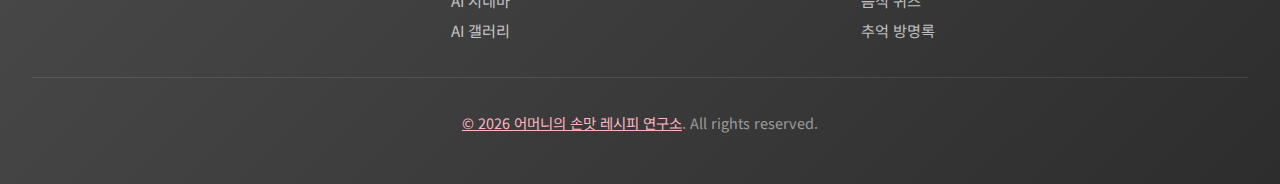
<file: cinema.html>
<!DOCTYPE html>
<html lang="ko">
<head>
    <meta charset="UTF-8">
    <meta name="viewport" content="width=device-width, initial-scale=1.0">
    <title>AI 아트 시네마 - 어머니의 손맛 레시피</title>
    <meta name="description" content="AI가 그려낸 어머니의 부엌, 감성 영상 갤러리">

    <link href="https://fonts.googleapis.com/css2?family=Noto+Sans+KR:wght@300;400;500;700&family=Noto+Serif+KR:wght@400;700&display=swap" rel="stylesheet">
    <link rel="stylesheet" href="css/style.css">
</head>
<body>
    <!-- 헤더 -->
    <header>
        <div class="header-container">
            <a href="index.html" class="logo"><img src="chef.png" alt="어머니"> 어머니의 <span>손맛 레시피</span></a>

            <nav>
                <ul class="nav-menu">
                    <li><a href="about.html">소개</a></li>
                    <li><a href="recipes.html">요리 아카이브</a></li>
                    <li><a href="cinema.html" class="active">AI 시네마</a></li>
                    <li><a href="gallery.html">AI 갤러리</a></li>
                    <li><a href="ai-talk.html">어머니 AI 톡</a></li>
                    <li><a href="story.html">이야기</a></li>
                    <li class="nav-dropdown">
                        <a href="#" class="dropdown-toggle">체험하기 ▾</a>
                        <ul class="dropdown-menu">
                            <li><a href="calendar.html">절기 달력</a></li>
                            <li><a href="ingredients.html">식재료 사전</a></li>
                            <li><a href="fridge.html">냉장고 파먹기</a></li>
                            <li><a href="quiz.html">음식 퀴즈</a></li>
                            <li><a href="guestbook.html">추억 방명록</a></li>
                        </ul>
                    </li>
                </ul>
            </nav>

            <div class="hamburger">
                <span></span>
                <span></span>
                <span></span>
            </div>
        </div>
    </header>

    <!-- 메인 -->
    <main>
        <!-- 페이지 헤더 -->
        <section class="page-header">
            <h1>AI 아트 시네마</h1>
            <p>AI가 상상우리 어머니의 부엌, 음식이 완성되는 순간들</p>
        </section>

        <!-- 메인 영상 -->
        <section class="section">
            <div class="container">
                <h2 class="section-title">오늘의 상영작</h2>
                <p class="section-subtitle">새벽 5시, 어머니의 부엌</p>

                <div class="video-container">
                    <div class="video-placeholder">
                        <div class="play-icon">▶️</div>
                        <p>새벽 5시, 어머니의 부엌</p>
                        <p style="font-size: 0.9rem; opacity: 0.7;">2:30</p>
                    </div>
                </div>

                <div class="recipe-section" style="max-width: 800px; margin: 0 auto;">
                    <p>
                        아직 해가 뜨기 전, 고요한 새벽. 어머니의 하루는 부엌에서 시작됩니다.
                        찬장을 열고, 쌀을 씻고, 국을 끓이는 소리. AI가 상상한 그 새벽의 풍경입니다.
                    </p>
                    <br>
                    <div style="display: flex; gap: 1rem; flex-wrap: wrap;">
                        <a href="recipe-detail.html?id=1" class="btn btn-outline">🍲 관련 요리: 된장찌개</a>
                        <a href="ai-talk.html" class="btn btn-outline">💬 어머니께 이 영상에 대해 물어보기</a>
                    </div>
                </div>
            </div>
        </section>

        <!-- 영상 목록 -->
        <section class="section" style="background: var(--bg-warm);">
            <div class="container">
                <h2 class="section-title">시네마 컬렉션</h2>
                <p class="section-subtitle">AI가 그려낸 어머니의 요리 이야기</p>

                <div class="card-grid">
                    <!-- 영상 1 -->
                    <div class="card">
                        <div class="card-image" style="background: linear-gradient(135deg, #2c3e50, #34495e);">
                            <div style="text-align: center; color: white;">
                                <div style="font-size: 3rem;">🌅</div>
                                <div style="font-size: 0.9rem; margin-top: 0.5rem;">2:30</div>
                            </div>
                        </div>
                        <div class="card-content">
                            <h3 class="card-title">새벽 5시, 어머니의 부엌</h3>
                            <p class="card-text">고요한 새벽, 하루를 준비하는 어머니의 손길</p>
                            <a href="#" class="card-link">영상 보기 →</a>
                        </div>
                    </div>

                    <!-- 영상 2 -->
                    <div class="card">
                        <div class="card-image" style="background: linear-gradient(135deg, #e74c3c, #c0392b);">
                            <div style="text-align: center; color: white;">
                                <div style="font-size: 3rem;">🥘</div>
                                <div style="font-size: 0.9rem; margin-top: 0.5rem;">3:15</div>
                            </div>
                        </div>
                        <div class="card-content">
                            <h3 class="card-title">김장의 계절</h3>
                            <p class="card-text">온 가족이 모여 김장하던 그 날의 풍경</p>
                            <a href="#" class="card-link">영상 보기 →</a>
                        </div>
                    </div>

                    <!-- 영상 3 -->
                    <div class="card">
                        <div class="card-image" style="background: linear-gradient(135deg, #27ae60, #2ecc71);">
                            <div style="text-align: center; color: white;">
                                <div style="font-size: 3rem;">🌸</div>
                                <div style="font-size: 0.9rem; margin-top: 0.5rem;">2:45</div>
                            </div>
                        </div>
                        <div class="card-content">
                            <h3 class="card-title">봄나물 캐는 날</h3>
                            <p class="card-text">산에서 캐온 봄나물로 차리는 밥상</p>
                            <a href="#" class="card-link">영상 보기 →</a>
                        </div>
                    </div>

                    <!-- 영상 4 -->
                    <div class="card">
                        <div class="card-image" style="background: linear-gradient(135deg, #f39c12, #e67e22);">
                            <div style="text-align: center; color: white;">
                                <div style="font-size: 3rem;">🎂</div>
                                <div style="font-size: 0.9rem; margin-top: 0.5rem;">2:00</div>
                            </div>
                        </div>
                        <div class="card-content">
                            <h3 class="card-title">생일날 미역국</h3>
                            <p class="card-text">생일 아침, 정성껏 끓이는 미역국</p>
                            <a href="#" class="card-link">영상 보기 →</a>
                        </div>
                    </div>

                    <!-- 영상 5 -->
                    <div class="card">
                        <div class="card-image" style="background: linear-gradient(135deg, #9b59b6, #8e44ad);">
                            <div style="text-align: center; color: white;">
                                <div style="font-size: 3rem;">🌙</div>
                                <div style="font-size: 0.9rem; margin-top: 0.5rem;">3:00</div>
                            </div>
                        </div>
                        <div class="card-content">
                            <h3 class="card-title">추석 전날 밤</h3>
                            <p class="card-text">명절 음식을 준비하는 밤샘의 기록</p>
                            <a href="#" class="card-link">영상 보기 →</a>
                        </div>
                    </div>

                    <!-- 영상 6 -->
                    <div class="card">
                        <div class="card-image" style="background: linear-gradient(135deg, #3498db, #2980b9);">
                            <div style="text-align: center; color: white;">
                                <div style="font-size: 3rem;">❄️</div>
                                <div style="font-size: 0.9rem; margin-top: 0.5rem;">2:20</div>
                            </div>
                        </div>
                        <div class="card-content">
                            <h3 class="card-title">눈 오는 날의 호박죽</h3>
                            <p class="card-text">겨울 첫눈에 끓여주시던 달콤한 호박죽</p>
                            <a href="#" class="card-link">영상 보기 →</a>
                        </div>
                    </div>
                </div>
            </div>
        </section>

        <!-- 안내 섹션 -->
        <section class="section">
            <div class="container text-center">
                <h2 class="section-title">AI 아트 시네마에 대하여</h2>
                <p class="section-subtitle">
                    이 영상들은 실제 촬영 영상이 아닌, AI가 상상하여 그려낸 이미지입니다.<br>
                    어머니의 이야기와 레시피를 바탕으로, AI가 그 순간을 시각화했습니다.<br>
                    기술을 통해 추억을 새롭게 경험하는 방법을 제안합니다.
                </p>
            </div>
        </section>
    </main>

    <!-- 푸터 -->
    <footer>
        <div class="footer-container">
            <div class="footer-section">
                <h3>(c)어머니의 손맛 레시피</h3>
                <p>우리 어머니의 요리 인생을<br>디지털로 기록합니다.</p>
            </div>
            <div class="footer-section">
                <h3>메뉴</h3>
                <p><a href="about.html">소개</a></p>
                <p><a href="recipes.html">요리 아카이브</a></p>
                <p><a href="cinema.html">AI 시네마</a></p>
                <p><a href="gallery.html">AI 갤러리</a></p>
            </div>
            <div class="footer-section">
                <h3>체험하기</h3>
                <p><a href="calendar.html">절기 달력</a></p>
                <p><a href="fridge.html">냉장고 파먹기</a></p>
                <p><a href="quiz.html">음식 퀴즈</a></p>
                <p><a href="guestbook.html">추억 방명록</a></p>
            </div>
        </div>
        <div class="footer-bottom">
            <p><a href="lab.html" style="color: #FFB6C1; text-decoration: underline;">&copy; 2026 어머니의 손맛 레시피 연구소</a>. All rights reserved.</p>
        </div>
    </footer>

    <script src="js/main.js"></script>
</body>
</html>
</file>
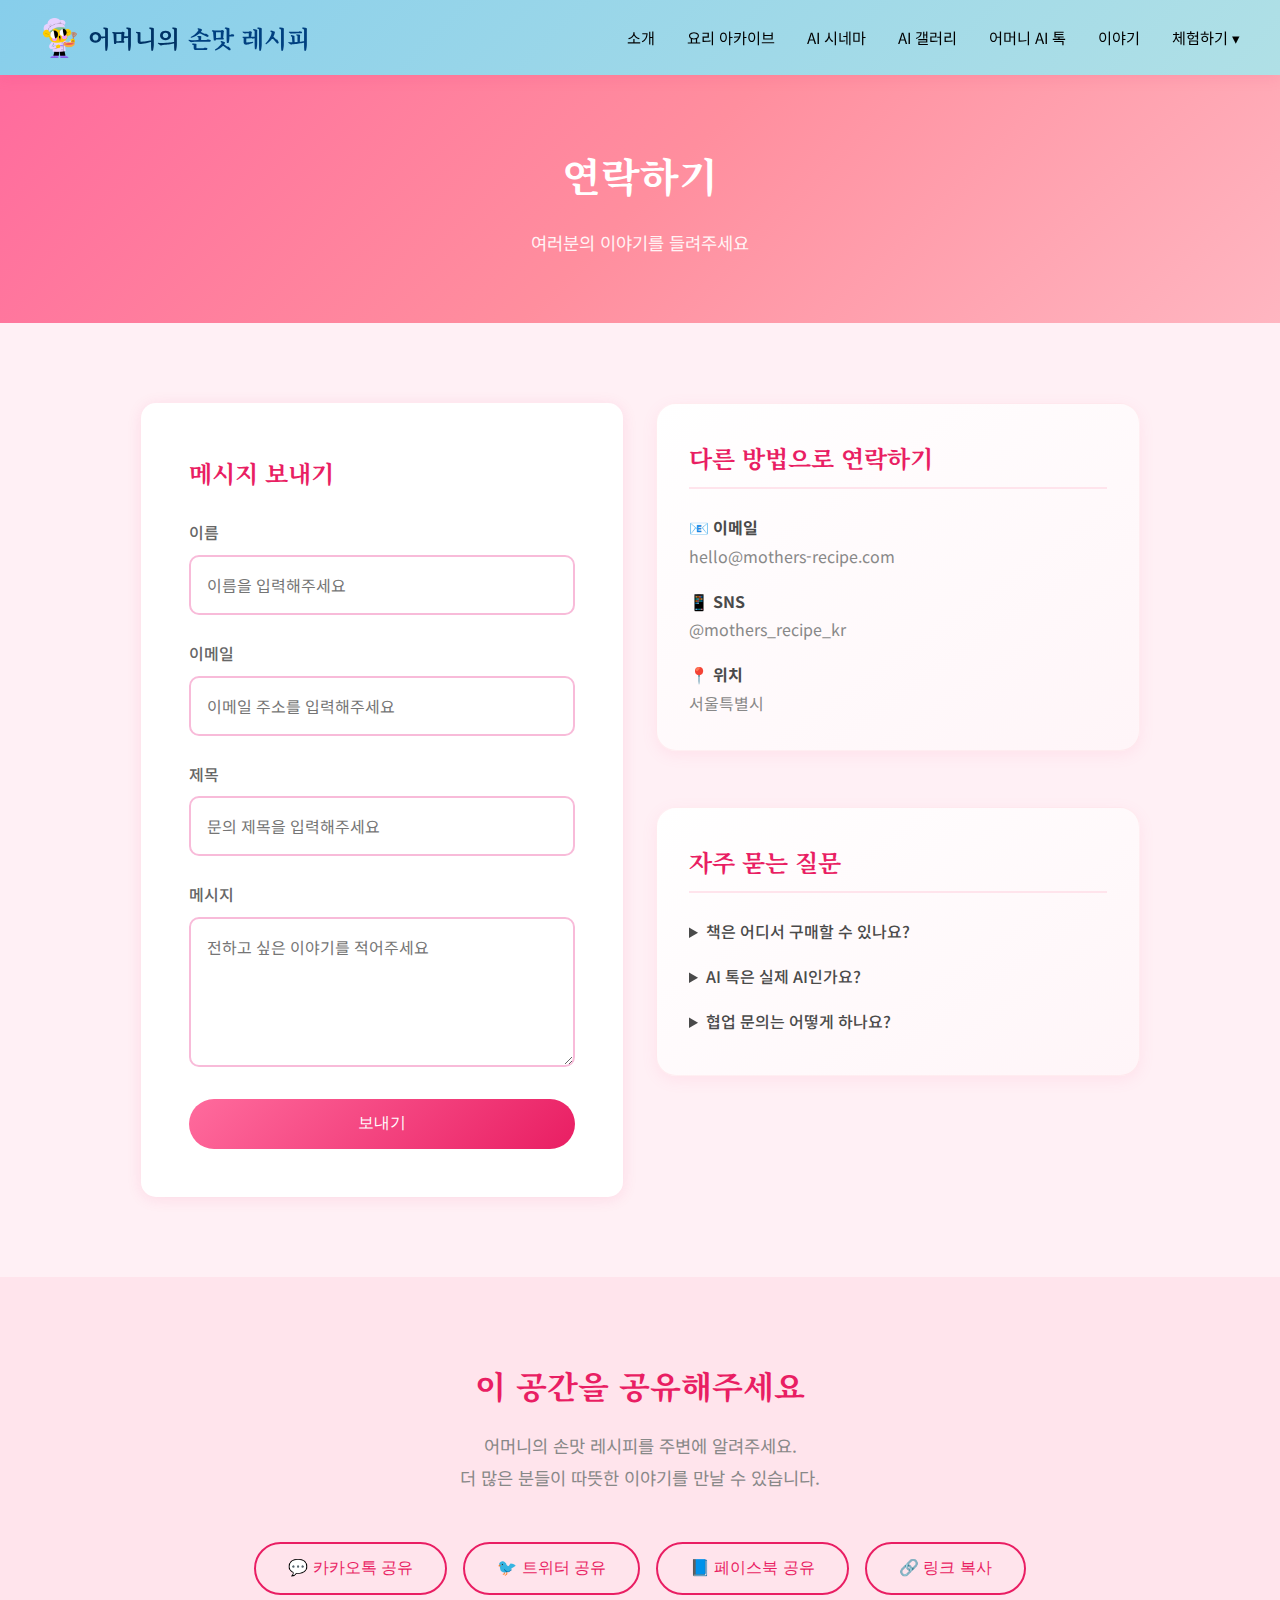
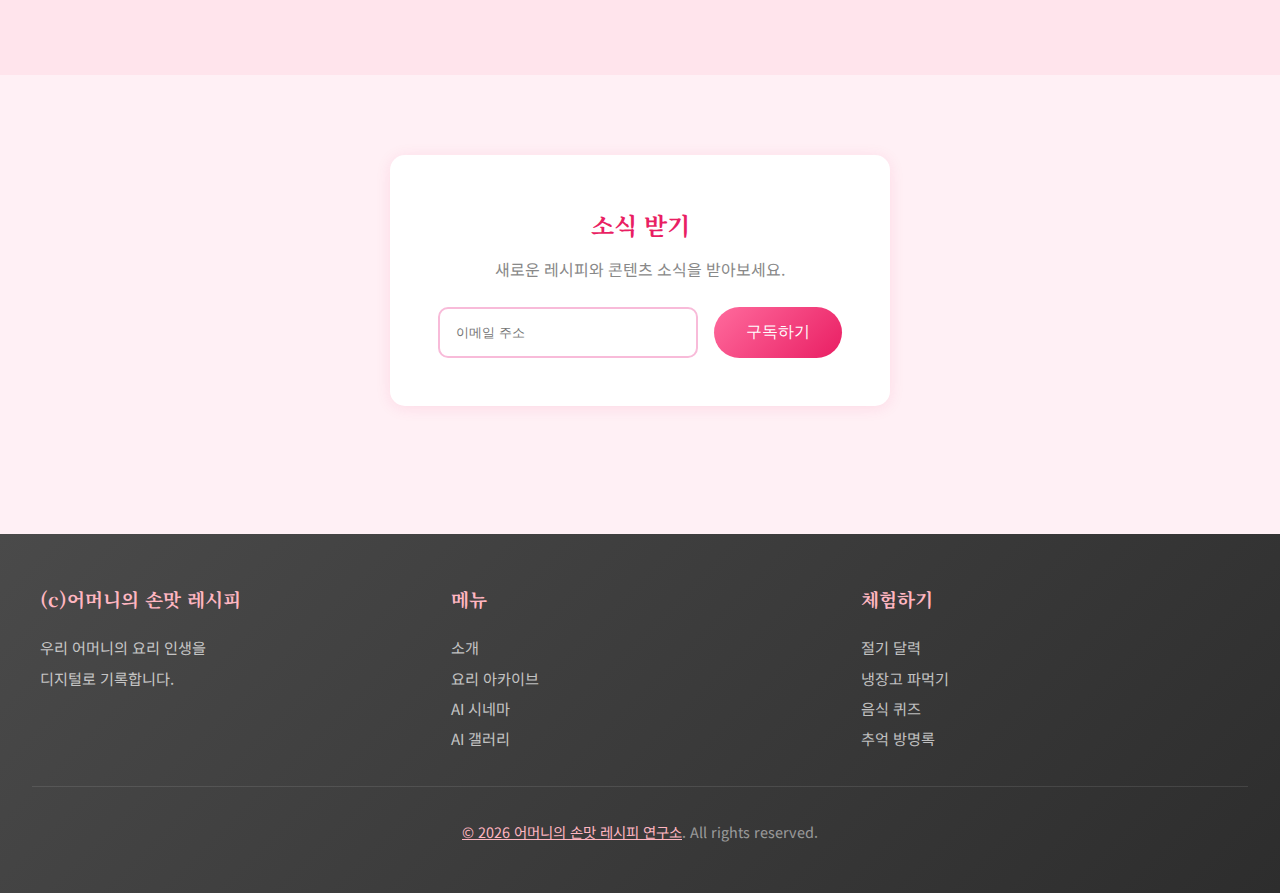
<file: contact.html>
<!DOCTYPE html>
<html lang="ko">
<head>
    <meta charset="UTF-8">
    <meta name="viewport" content="width=device-width, initial-scale=1.0">
    <title>연락하기 - 어머니의 손맛 레시피</title>
    <meta name="description" content="어머니의 손맛 레시피 프로젝트에 연락하기">

    <link href="https://fonts.googleapis.com/css2?family=Noto+Sans+KR:wght@300;400;500;700&family=Noto+Serif+KR:wght@400;700&display=swap" rel="stylesheet">
    <link rel="stylesheet" href="css/style.css">
</head>
<body>
    <!-- 헤더 -->
    <header>
        <div class="header-container">
            <a href="index.html" class="logo"><img src="chef.png" alt="어머니"> 어머니의 <span>손맛 레시피</span></a>

            <nav>
                <ul class="nav-menu">
                    <li><a href="about.html">소개</a></li>
                    <li><a href="recipes.html">요리 아카이브</a></li>
                    <li><a href="cinema.html">AI 시네마</a></li>
                    <li><a href="gallery.html">AI 갤러리</a></li>
                    <li><a href="ai-talk.html">어머니 AI 톡</a></li>
                    <li><a href="story.html">이야기</a></li>
                    <li class="nav-dropdown">
                        <a href="#" class="dropdown-toggle">체험하기 ▾</a>
                        <ul class="dropdown-menu">
                            <li><a href="calendar.html">절기 달력</a></li>
                            <li><a href="ingredients.html">식재료 사전</a></li>
                            <li><a href="fridge.html">냉장고 파먹기</a></li>
                            <li><a href="quiz.html">음식 퀴즈</a></li>
                            <li><a href="guestbook.html">추억 방명록</a></li>
                        </ul>
                    </li>
                </ul>
            </nav>

            <div class="hamburger">
                <span></span>
                <span></span>
                <span></span>
            </div>
        </div>
    </header>

    <!-- 메인 -->
    <main>
        <!-- 페이지 헤더 -->
        <section class="page-header">
            <h1>연락하기</h1>
            <p>여러분의 이야기를 들려주세요</p>
        </section>

        <!-- 연락 폼 섹션 -->
        <section class="section">
            <div class="container">
                <div class="card-grid" style="max-width: 1000px; margin: 0 auto;">
                    <!-- 연락 폼 -->
                    <div class="contact-form" style="max-width: 100%;">
                        <h2 style="color: var(--primary-color); margin-bottom: 1.5rem; font-family: var(--font-title);">
                            메시지 보내기
                        </h2>

                        <form id="contactForm" onsubmit="handleSubmit(event)">
                            <div class="form-group">
                                <label for="name">이름</label>
                                <input type="text" id="name" name="name" required placeholder="이름을 입력해주세요">
                            </div>

                            <div class="form-group">
                                <label for="email">이메일</label>
                                <input type="email" id="email" name="email" required placeholder="이메일 주소를 입력해주세요">
                            </div>

                            <div class="form-group">
                                <label for="subject">제목</label>
                                <input type="text" id="subject" name="subject" required placeholder="문의 제목을 입력해주세요">
                            </div>

                            <div class="form-group">
                                <label for="message">메시지</label>
                                <textarea id="message" name="message" required placeholder="전하고 싶은 이야기를 적어주세요"></textarea>
                            </div>

                            <button type="submit" class="btn btn-primary" style="width: 100%;">보내기</button>
                        </form>
                    </div>

                    <!-- 연락 정보 -->
                    <div style="display: flex; flex-direction: column; gap: 1.5rem;">
                        <div class="recipe-section">
                            <h2>다른 방법으로 연락하기</h2>

                            <div style="margin-top: 1.5rem;">
                                <p style="margin-bottom: 1rem;">
                                    <strong>📧 이메일</strong><br>
                                    <span style="color: var(--text-muted);">hello@mothers-recipe.com</span>
                                </p>

                                <p style="margin-bottom: 1rem;">
                                    <strong>📱 SNS</strong><br>
                                    <span style="color: var(--text-muted);">@mothers_recipe_kr</span>
                                </p>

                                <p>
                                    <strong>📍 위치</strong><br>
                                    <span style="color: var(--text-muted);">서울특별시</span>
                                </p>
                            </div>
                        </div>

                        <div class="recipe-section">
                            <h2>자주 묻는 질문</h2>

                            <details style="margin-top: 1rem; cursor: pointer;">
                                <summary style="font-weight: 500; padding: 0.5rem 0;">책은 어디서 구매할 수 있나요?</summary>
                                <p style="color: var(--text-muted); padding: 1rem 0; font-size: 0.95rem;">
                                    전국 서점과 온라인 서점에서 구매하실 수 있습니다.
                                </p>
                            </details>

                            <details style="cursor: pointer;">
                                <summary style="font-weight: 500; padding: 0.5rem 0;">AI 톡은 실제 AI인가요?</summary>
                                <p style="color: var(--text-muted); padding: 1rem 0; font-size: 0.95rem;">
                                    네, 실제 AI 기술을 사용하여 어머니의 관점에서 대화합니다.
                                    책의 내용과 어머니의 말투를 학습하여 자연스러운 대화가 가능합니다.
                                </p>
                            </details>

                            <details style="cursor: pointer;">
                                <summary style="font-weight: 500; padding: 0.5rem 0;">협업 문의는 어떻게 하나요?</summary>
                                <p style="color: var(--text-muted); padding: 1rem 0; font-size: 0.95rem;">
                                    위 연락 폼을 통해 문의해 주시면 검토 후 답변 드리겠습니다.
                                </p>
                            </details>
                        </div>
                    </div>
                </div>
            </div>
        </section>

        <!-- 공유하기 섹션 -->
        <section class="section" style="background: var(--bg-warm);">
            <div class="container text-center">
                <h2 class="section-title">이 공간을 공유해주세요</h2>
                <p class="section-subtitle">
                    어머니의 손맛 레시피를 주변에 알려주세요.<br>
                    더 많은 분들이 따뜻한 이야기를 만날 수 있습니다.
                </p>

                <div style="display: flex; gap: 1rem; justify-content: center; flex-wrap: wrap; margin-top: 2rem;">
                    <button class="btn btn-outline" onclick="shareKakao()">
                        💬 카카오톡 공유
                    </button>
                    <button class="btn btn-outline" onclick="shareTwitter()">
                        🐦 트위터 공유
                    </button>
                    <button class="btn btn-outline" onclick="shareFacebook()">
                        📘 페이스북 공유
                    </button>
                    <button class="btn btn-outline" onclick="copyLink()">
                        🔗 링크 복사
                    </button>
                </div>
            </div>
        </section>

        <!-- 뉴스레터 -->
        <section class="section">
            <div class="container">
                <div class="contact-form" style="max-width: 500px; margin: 0 auto; text-align: center;">
                    <h2 style="color: var(--primary-color); margin-bottom: 0.5rem; font-family: var(--font-title);">
                        소식 받기
                    </h2>
                    <p style="color: var(--text-muted); margin-bottom: 1.5rem;">
                        새로운 레시피와 콘텐츠 소식을 받아보세요.
                    </p>

                    <form onsubmit="handleNewsletter(event)" style="display: flex; gap: 1rem; flex-wrap: wrap; justify-content: center;">
                        <input type="email" placeholder="이메일 주소" required
                               style="flex: 1; min-width: 200px; padding: 1rem; border: 2px solid var(--border-color); border-radius: 10px;">
                        <button type="submit" class="btn btn-primary">구독하기</button>
                    </form>
                </div>
            </div>
        </section>
    </main>

    <!-- 푸터 -->
    <footer>
        <div class="footer-container">
            <div class="footer-section">
                <h3>(c)어머니의 손맛 레시피</h3>
                <p>우리 어머니의 요리 인생을<br>디지털로 기록합니다.</p>
            </div>
            <div class="footer-section">
                <h3>메뉴</h3>
                <p><a href="about.html">소개</a></p>
                <p><a href="recipes.html">요리 아카이브</a></p>
                <p><a href="cinema.html">AI 시네마</a></p>
                <p><a href="gallery.html">AI 갤러리</a></p>
            </div>
            <div class="footer-section">
                <h3>체험하기</h3>
                <p><a href="calendar.html">절기 달력</a></p>
                <p><a href="fridge.html">냉장고 파먹기</a></p>
                <p><a href="quiz.html">음식 퀴즈</a></p>
                <p><a href="guestbook.html">추억 방명록</a></p>
            </div>
        </div>
        <div class="footer-bottom">
            <p><a href="lab.html" style="color: #FFB6C1; text-decoration: underline;">&copy; 2026 어머니의 손맛 레시피 연구소</a>. All rights reserved.</p>
        </div>
    </footer>

    <script src="js/main.js"></script>
    <script>
        // 폼 제출 처리
        function handleSubmit(e) {
            e.preventDefault();
            alert('메시지가 전송되었습니다. 감사합니다!');
            e.target.reset();
        }

        // 뉴스레터 구독
        function handleNewsletter(e) {
            e.preventDefault();
            alert('구독해 주셔서 감사합니다!');
            e.target.reset();
        }

        // 공유 기능들
        function shareKakao() {
            alert('카카오톡 공유 기능은 카카오 SDK 연동이 필요합니다.');
        }

        function shareTwitter() {
            const url = encodeURIComponent(window.location.href);
            const text = encodeURIComponent('어머니의 손맛 레시피 - 우리 어머니의 요리 인생을 디지털로 기록합니다.');
            window.open(`https://twitter.com/intent/tweet?url=${url}&text=${text}`, '_blank');
        }

        function shareFacebook() {
            const url = encodeURIComponent(window.location.href);
            window.open(`https://www.facebook.com/sharer/sharer.php?u=${url}`, '_blank');
        }

        function copyLink() {
            navigator.clipboard.writeText(window.location.href).then(() => {
                alert('링크가 복사되었습니다!');
            });
        }
    </script>
</body>
</html>
</file>
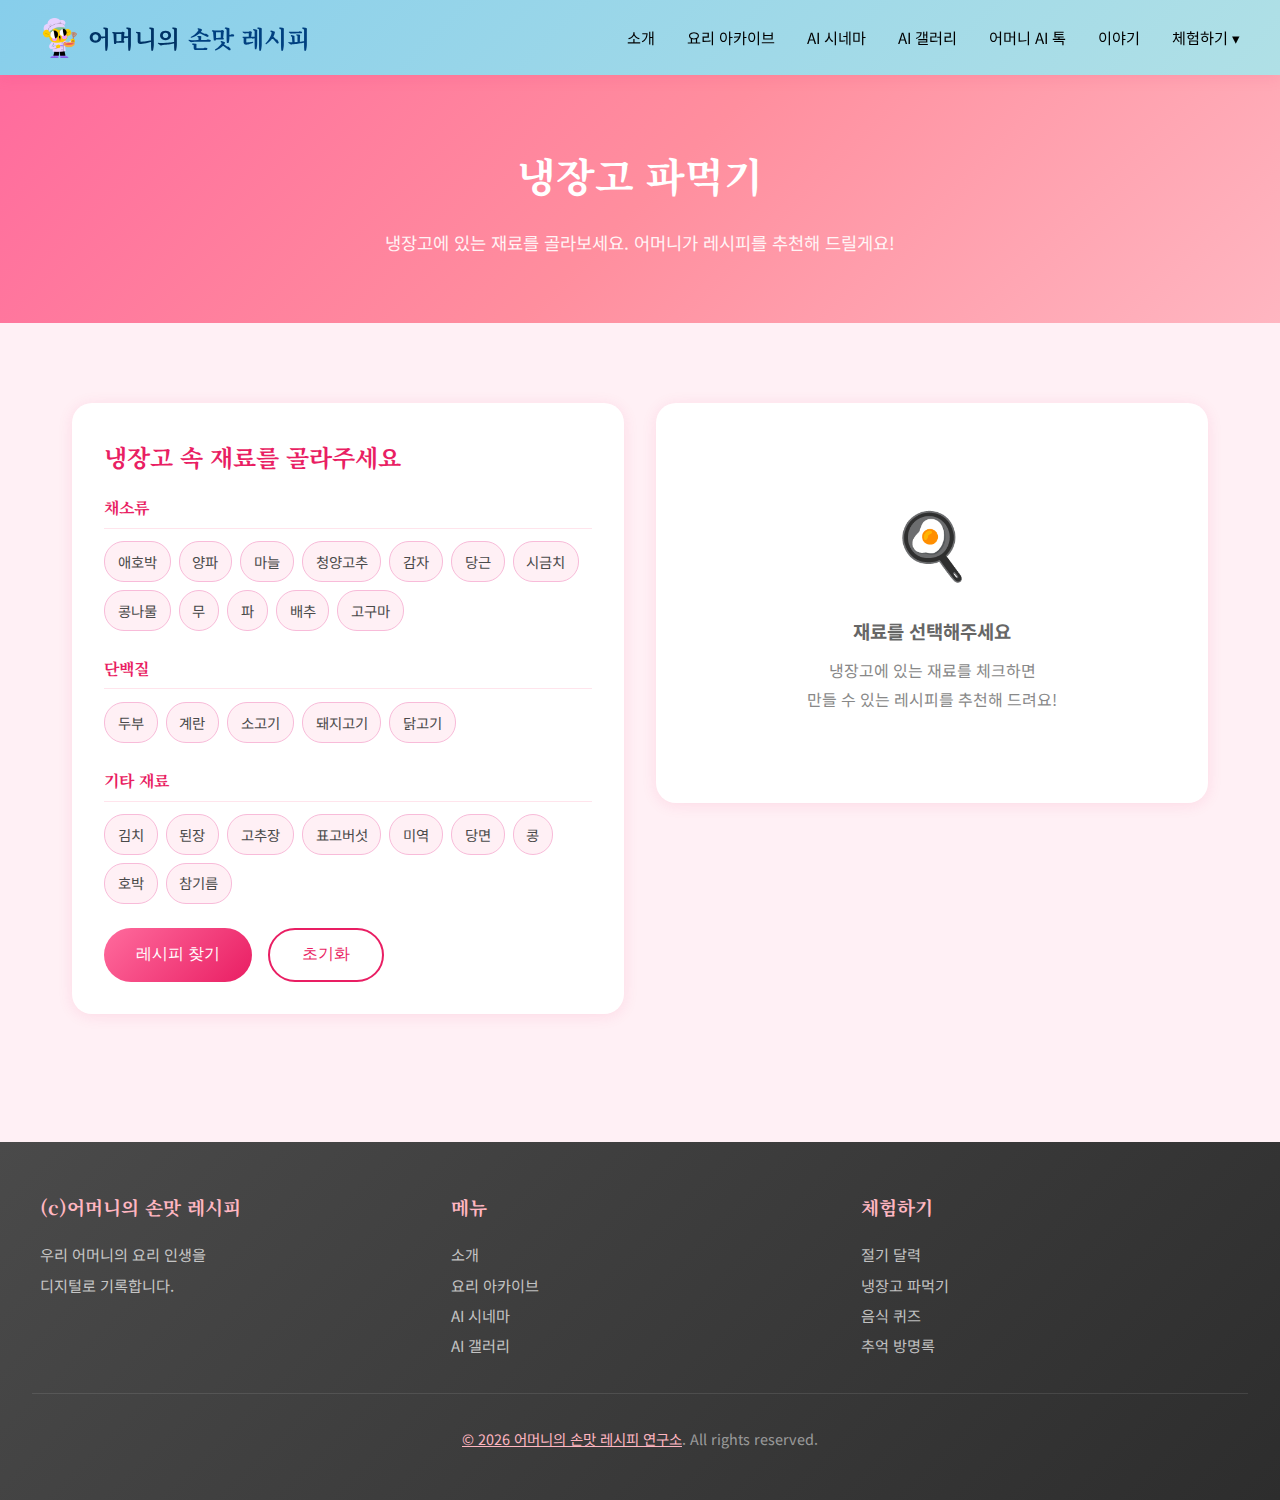
<file: fridge.html>
<!DOCTYPE html>
<html lang="ko">
<head>
    <meta charset="UTF-8">
    <meta name="viewport" content="width=device-width, initial-scale=1.0">
    <title>냉장고 파먹기 - 어머니의 손맛 레시피</title>
    <meta name="description" content="냉장고 속 재료로 만들 수 있는 어머니의 레시피 추천">
    <link href="https://fonts.googleapis.com/css2?family=Noto+Sans+KR:wght@300;400;500;700&family=Noto+Serif+KR:wght@400;700&display=swap" rel="stylesheet">
    <link rel="stylesheet" href="css/style.css">
</head>
<body>
    <header>
        <div class="header-container">
            <a href="index.html" class="logo"><img src="chef.png" alt="어머니"> 어머니의 <span>손맛 레시피</span></a>
            <nav>
                <ul class="nav-menu">
                    <li><a href="about.html">소개</a></li>
                    <li><a href="recipes.html">요리 아카이브</a></li>
                    <li><a href="cinema.html">AI 시네마</a></li>
                    <li><a href="gallery.html">AI 갤러리</a></li>
                    <li><a href="ai-talk.html">어머니 AI 톡</a></li>
                    <li><a href="story.html">이야기</a></li>
                    <li class="nav-dropdown">
                        <a href="#" class="dropdown-toggle">체험하기 ▾</a>
                        <ul class="dropdown-menu">
                            <li><a href="calendar.html">절기 달력</a></li>
                            <li><a href="ingredients.html">식재료 사전</a></li>
                            <li><a href="fridge.html" class="active">냉장고 파먹기</a></li>
                            <li><a href="quiz.html">음식 퀴즈</a></li>
                            <li><a href="guestbook.html">추억 방명록</a></li>
                        </ul>
                    </li>
                </ul>
            </nav>
            <div class="hamburger">
                <span></span><span></span><span></span>
            </div>
        </div>
    </header>

    <main>
        <section class="page-header">
            <h1>냉장고 파먹기</h1>
            <p>냉장고에 있는 재료를 골라보세요. 어머니가 레시피를 추천해 드릴게요!</p>
        </section>

        <section class="section">
            <div class="container">
                <div class="fridge-layout">
                    <!-- 재료 선택 영역 -->
                    <div class="fridge-select-area">
                        <h2 class="section-title" style="text-align:left; font-size:1.5rem;">냉장고 속 재료를 골라주세요</h2>

                        <div class="fridge-category">
                            <h3>채소류</h3>
                            <div class="fridge-items">
                                <label class="fridge-item"><input type="checkbox" value="애호박"> 애호박</label>
                                <label class="fridge-item"><input type="checkbox" value="양파"> 양파</label>
                                <label class="fridge-item"><input type="checkbox" value="마늘"> 마늘</label>
                                <label class="fridge-item"><input type="checkbox" value="청양고추"> 청양고추</label>
                                <label class="fridge-item"><input type="checkbox" value="감자"> 감자</label>
                                <label class="fridge-item"><input type="checkbox" value="당근"> 당근</label>
                                <label class="fridge-item"><input type="checkbox" value="시금치"> 시금치</label>
                                <label class="fridge-item"><input type="checkbox" value="콩나물"> 콩나물</label>
                                <label class="fridge-item"><input type="checkbox" value="무"> 무</label>
                                <label class="fridge-item"><input type="checkbox" value="파"> 파</label>
                                <label class="fridge-item"><input type="checkbox" value="배추"> 배추</label>
                                <label class="fridge-item"><input type="checkbox" value="고구마"> 고구마</label>
                            </div>
                        </div>

                        <div class="fridge-category">
                            <h3>단백질</h3>
                            <div class="fridge-items">
                                <label class="fridge-item"><input type="checkbox" value="두부"> 두부</label>
                                <label class="fridge-item"><input type="checkbox" value="계란"> 계란</label>
                                <label class="fridge-item"><input type="checkbox" value="소고기"> 소고기</label>
                                <label class="fridge-item"><input type="checkbox" value="돼지고기"> 돼지고기</label>
                                <label class="fridge-item"><input type="checkbox" value="닭고기"> 닭고기</label>
                            </div>
                        </div>

                        <div class="fridge-category">
                            <h3>기타 재료</h3>
                            <div class="fridge-items">
                                <label class="fridge-item"><input type="checkbox" value="김치"> 김치</label>
                                <label class="fridge-item"><input type="checkbox" value="된장"> 된장</label>
                                <label class="fridge-item"><input type="checkbox" value="고추장"> 고추장</label>
                                <label class="fridge-item"><input type="checkbox" value="표고버섯"> 표고버섯</label>
                                <label class="fridge-item"><input type="checkbox" value="미역"> 미역</label>
                                <label class="fridge-item"><input type="checkbox" value="당면"> 당면</label>
                                <label class="fridge-item"><input type="checkbox" value="콩"> 콩</label>
                                <label class="fridge-item"><input type="checkbox" value="호박"> 호박</label>
                                <label class="fridge-item"><input type="checkbox" value="참기름"> 참기름</label>
                            </div>
                        </div>

                        <div class="fridge-actions">
                            <button class="btn btn-primary" onclick="findRecipes()">레시피 찾기</button>
                            <button class="btn btn-outline" onclick="clearFridge()">초기화</button>
                        </div>
                    </div>

                    <!-- 결과 영역 -->
                    <div class="fridge-results" id="fridgeResults">
                        <div class="fridge-empty-state">
                            <span style="font-size:4rem;">🍳</span>
                            <h3>재료를 선택해주세요</h3>
                            <p>냉장고에 있는 재료를 체크하면<br>만들 수 있는 레시피를 추천해 드려요!</p>
                        </div>
                    </div>
                </div>
            </div>
        </section>
    </main>

    <footer>
        <div class="footer-container">
            <div class="footer-section">
                <h3>(c)어머니의 손맛 레시피</h3>
                <p>우리 어머니의 요리 인생을<br>디지털로 기록합니다.</p>
            </div>
            <div class="footer-section">
                <h3>메뉴</h3>
                <p><a href="about.html">소개</a></p>
                <p><a href="recipes.html">요리 아카이브</a></p>
                <p><a href="cinema.html">AI 시네마</a></p>
                <p><a href="gallery.html">AI 갤러리</a></p>
            </div>
            <div class="footer-section">
                <h3>체험하기</h3>
                <p><a href="calendar.html">절기 달력</a></p>
                <p><a href="fridge.html">냉장고 파먹기</a></p>
                <p><a href="quiz.html">음식 퀴즈</a></p>
                <p><a href="guestbook.html">추억 방명록</a></p>
            </div>
        </div>
        <div class="footer-bottom">
            <p><a href="lab.html" style="color: #FFB6C1; text-decoration: underline;">&copy; 2026 어머니의 손맛 레시피 연구소</a>. All rights reserved.</p>
        </div>
    </footer>

    <script src="js/main.js"></script>
</body>
</html>
</file>
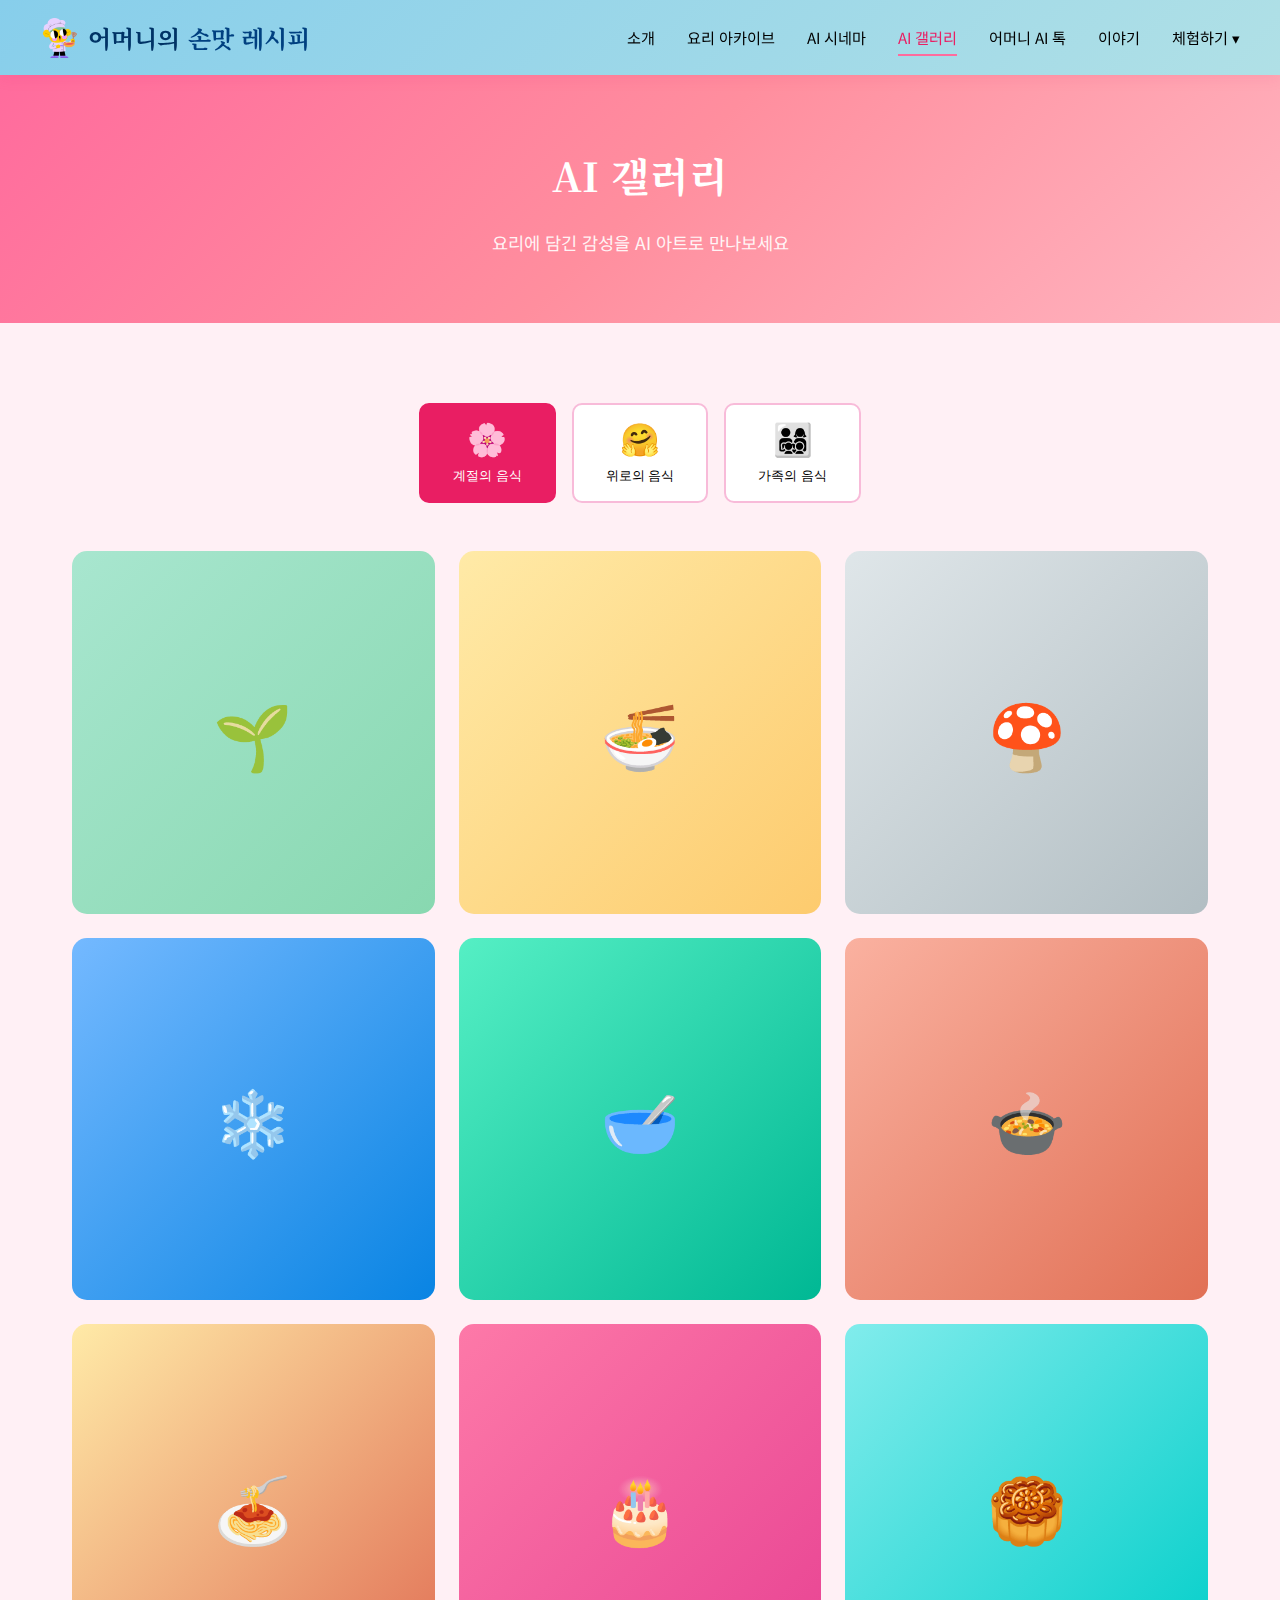
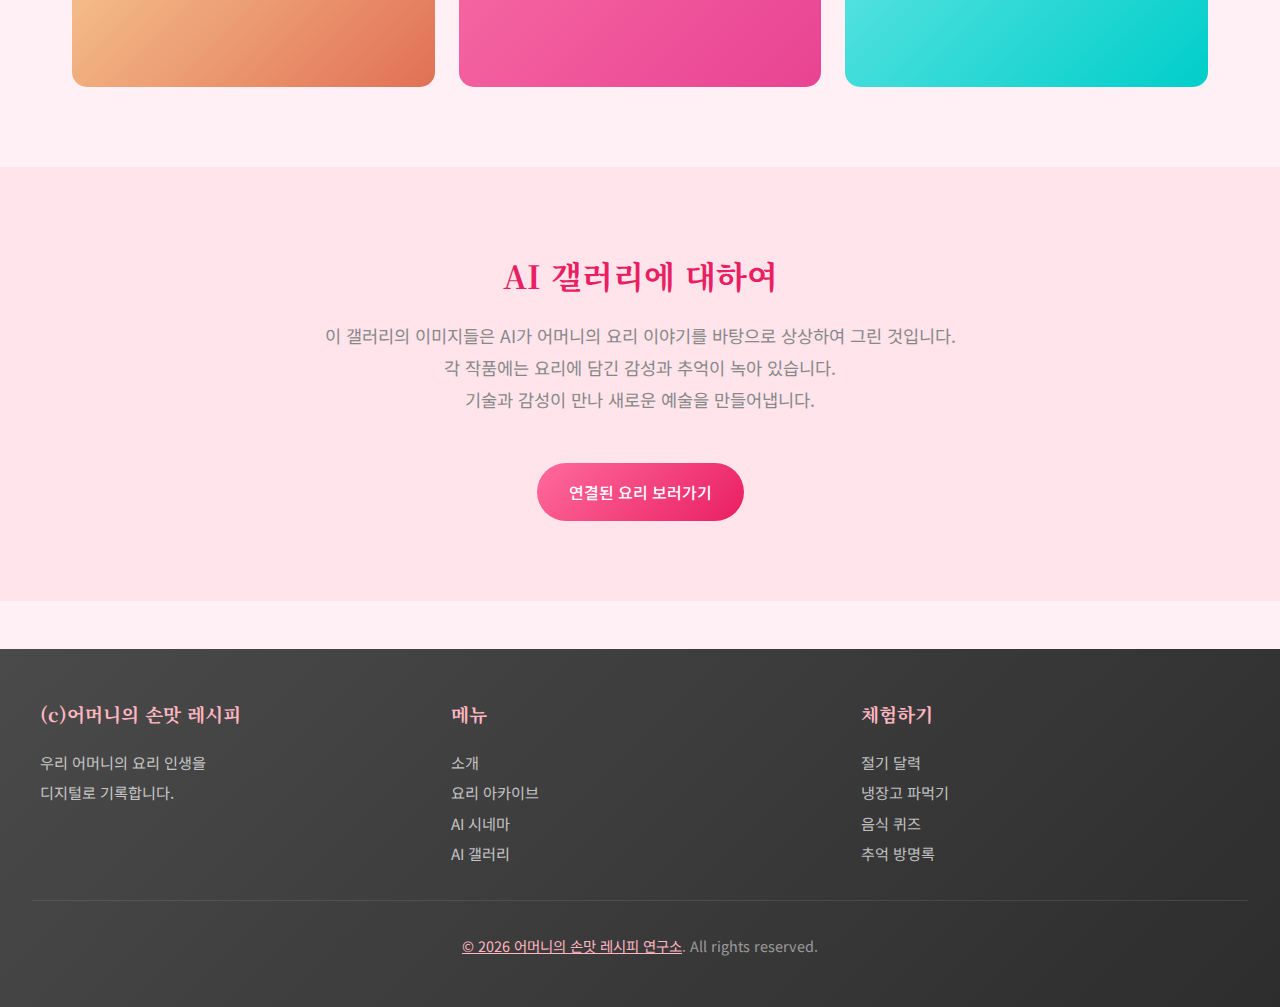
<file: gallery.html>
<!DOCTYPE html>
<html lang="ko">
<head>
    <meta charset="UTF-8">
    <meta name="viewport" content="width=device-width, initial-scale=1.0">
    <title>AI 갤러리 - 어머니의 손맛 레시피</title>
    <meta name="description" content="AI 아트로 표현우리 어머니의 요리와 감성">

    <link href="https://fonts.googleapis.com/css2?family=Noto+Sans+KR:wght@300;400;500;700&family=Noto+Serif+KR:wght@400;700&display=swap" rel="stylesheet">
    <link rel="stylesheet" href="css/style.css">
    <style>
        .gallery-placeholder {
            width: 100%;
            height: 100%;
            display: flex;
            align-items: center;
            justify-content: center;
            font-size: 4rem;
        }
        .gallery-modal {
            position: fixed;
            top: 0;
            left: 0;
            width: 100%;
            height: 100%;
            z-index: 2000;
            display: flex;
            align-items: center;
            justify-content: center;
        }
        .modal-overlay {
            position: absolute;
            top: 0;
            left: 0;
            width: 100%;
            height: 100%;
            background: rgba(0,0,0,0.9);
        }
        .modal-content {
            position: relative;
            background: white;
            padding: 2rem;
            border-radius: 15px;
            max-width: 600px;
            max-height: 80vh;
            overflow: auto;
            text-align: center;
        }
        .modal-content img {
            max-width: 100%;
            border-radius: 10px;
            margin-bottom: 1rem;
        }
        .modal-close {
            position: absolute;
            top: 10px;
            right: 15px;
            font-size: 2rem;
            background: none;
            border: none;
            cursor: pointer;
            color: var(--text-muted);
        }
        .theme-nav {
            display: flex;
            justify-content: center;
            gap: 1rem;
            margin-bottom: 3rem;
            flex-wrap: wrap;
        }
        .theme-btn {
            padding: 1rem 2rem;
            background: white;
            border: 2px solid var(--border-color);
            border-radius: 10px;
            cursor: pointer;
            transition: var(--transition);
            text-align: center;
        }
        .theme-btn:hover, .theme-btn.active {
            border-color: var(--primary-color);
            background: var(--primary-color);
            color: white;
        }
        .theme-btn .icon {
            font-size: 2rem;
            display: block;
            margin-bottom: 0.5rem;
        }
    </style>
</head>
<body>
    <!-- 헤더 -->
    <header>
        <div class="header-container">
            <a href="index.html" class="logo"><img src="chef.png" alt="어머니"> 어머니의 <span>손맛 레시피</span></a>

            <nav>
                <ul class="nav-menu">
                    <li><a href="about.html">소개</a></li>
                    <li><a href="recipes.html">요리 아카이브</a></li>
                    <li><a href="cinema.html">AI 시네마</a></li>
                    <li><a href="gallery.html" class="active">AI 갤러리</a></li>
                    <li><a href="ai-talk.html">어머니 AI 톡</a></li>
                    <li><a href="story.html">이야기</a></li>
                    <li class="nav-dropdown">
                        <a href="#" class="dropdown-toggle">체험하기 ▾</a>
                        <ul class="dropdown-menu">
                            <li><a href="calendar.html">절기 달력</a></li>
                            <li><a href="ingredients.html">식재료 사전</a></li>
                            <li><a href="fridge.html">냉장고 파먹기</a></li>
                            <li><a href="quiz.html">음식 퀴즈</a></li>
                            <li><a href="guestbook.html">추억 방명록</a></li>
                        </ul>
                    </li>
                </ul>
            </nav>

            <div class="hamburger">
                <span></span>
                <span></span>
                <span></span>
            </div>
        </div>
    </header>

    <!-- 메인 -->
    <main>
        <!-- 페이지 헤더 -->
        <section class="page-header">
            <h1>AI 갤러리</h1>
            <p>요리에 담긴 감성을 AI 아트로 만나보세요</p>
        </section>

        <!-- 테마 선택 -->
        <section class="section">
            <div class="container">
                <div class="theme-nav">
                    <button class="theme-btn active" data-theme="season">
                        <span class="icon">🌸</span>
                        계절의 음식
                    </button>
                    <button class="theme-btn" data-theme="comfort">
                        <span class="icon">🤗</span>
                        위로의 음식
                    </button>
                    <button class="theme-btn" data-theme="family">
                        <span class="icon">👨‍👩‍👧‍👦</span>
                        가족의 음식
                    </button>
                </div>

                <!-- 갤러리 그리드 -->
                <div class="gallery-grid">
                    <!-- 작품 1 -->
                    <div class="gallery-item" onclick="openGalleryModal('', '봄나물 비빔밥', '봄이 오면 어머니는 산에 나물을 캐러 가셨습니다. 그 나물들로 차린 비빔밥에는 봄의 향기가 가득했습니다.')" style="background: linear-gradient(135deg, #a8e6cf, #88d8b0);">
                        <div class="gallery-placeholder">🌱</div>
                        <div class="gallery-overlay">
                            <h4>봄나물 비빔밥</h4>
                            <p>봄의 향기를 담은 한 그릇</p>
                        </div>
                    </div>

                    <!-- 작품 2 -->
                    <div class="gallery-item" onclick="openGalleryModal('', '여름 콩국수', '무더운 여름, 시원한 콩국수 한 그릇이면 더위가 물러갔습니다.')" style="background: linear-gradient(135deg, #ffeaa7, #fdcb6e);">
                        <div class="gallery-placeholder">🍜</div>
                        <div class="gallery-overlay">
                            <h4>여름 콩국수</h4>
                            <p>더위를 식히는 고소함</p>
                        </div>
                    </div>

                    <!-- 작품 3 -->
                    <div class="gallery-item" onclick="openGalleryModal('', '가을 송이밥', '가을이면 아버지가 캐오신 송이로 밥을 지으셨습니다.')" style="background: linear-gradient(135deg, #dfe6e9, #b2bec3);">
                        <div class="gallery-placeholder">🍄</div>
                        <div class="gallery-overlay">
                            <h4>가을 송이밥</h4>
                            <p>산의 향기를 품은 밥</p>
                        </div>
                    </div>

                    <!-- 작품 4 -->
                    <div class="gallery-item" onclick="openGalleryModal('', '겨울 동치미', '겨울 밤, 시원한 동치미 국물은 최고의 간식이었습니다.')" style="background: linear-gradient(135deg, #74b9ff, #0984e3);">
                        <div class="gallery-placeholder">❄️</div>
                        <div class="gallery-overlay">
                            <h4>겨울 동치미</h4>
                            <p>시원하게 익은 겨울 별미</p>
                        </div>
                    </div>

                    <!-- 작품 5 -->
                    <div class="gallery-item" onclick="openGalleryModal('', '위로의 미역국', '힘든 날, 어머니의 미역국 한 그릇이면 마음이 따뜻해졌습니다.')" style="background: linear-gradient(135deg, #55efc4, #00b894);">
                        <div class="gallery-placeholder">🥣</div>
                        <div class="gallery-overlay">
                            <h4>위로의 미역국</h4>
                            <p>마음을 보듬는 한 그릇</p>
                        </div>
                    </div>

                    <!-- 작품 6 -->
                    <div class="gallery-item" onclick="openGalleryModal('', '그리운 된장찌개', '집 떠나 있을 때 가장 그리운 맛, 어머니의 된장찌개.')" style="background: linear-gradient(135deg, #fab1a0, #e17055);">
                        <div class="gallery-placeholder">🍲</div>
                        <div class="gallery-overlay">
                            <h4>그리운 된장찌개</h4>
                            <p>집 냄새가 나는 그 맛</p>
                        </div>
                    </div>

                    <!-- 작품 7 -->
                    <div class="gallery-item" onclick="openGalleryModal('', '명절 잡채', '온 가족이 모이는 날, 어머니의 잡채는 빠지지 않았습니다.')" style="background: linear-gradient(135deg, #ffeaa7, #e17055);">
                        <div class="gallery-placeholder">🍝</div>
                        <div class="gallery-overlay">
                            <h4>명절 잡채</h4>
                            <p>가족이 모이는 날의 특별 요리</p>
                        </div>
                    </div>

                    <!-- 작품 8 -->
                    <div class="gallery-item" onclick="openGalleryModal('', '생일 미역국', '생일 아침마다 끓여주시던 미역국, 그 사랑의 맛.')" style="background: linear-gradient(135deg, #fd79a8, #e84393);">
                        <div class="gallery-placeholder">🎂</div>
                        <div class="gallery-overlay">
                            <h4>생일 미역국</h4>
                            <p>태어난 날을 축하하는 마음</p>
                        </div>
                    </div>

                    <!-- 작품 9 -->
                    <div class="gallery-item" onclick="openGalleryModal('', '추석 송편', '온 가족이 둘러앉아 빚던 송편, 그 시간이 그립습니다.')" style="background: linear-gradient(135deg, #81ecec, #00cec9);">
                        <div class="gallery-placeholder">🥮</div>
                        <div class="gallery-overlay">
                            <h4>추석 송편</h4>
                            <p>함께 빚던 추억</p>
                        </div>
                    </div>
                </div>
            </div>
        </section>

        <!-- 안내 -->
        <section class="section" style="background: var(--bg-warm);">
            <div class="container text-center">
                <h2 class="section-title">AI 갤러리에 대하여</h2>
                <p class="section-subtitle">
                    이 갤러리의 이미지들은 AI가 어머니의 요리 이야기를 바탕으로 상상하여 그린 것입니다.<br>
                    각 작품에는 요리에 담긴 감성과 추억이 녹아 있습니다.<br>
                    기술과 감성이 만나 새로운 예술을 만들어냅니다.
                </p>
                <a href="recipes.html" class="btn btn-primary">연결된 요리 보러가기</a>
            </div>
        </section>
    </main>

    <!-- 푸터 -->
    <footer>
        <div class="footer-container">
            <div class="footer-section">
                <h3>(c)어머니의 손맛 레시피</h3>
                <p>우리 어머니의 요리 인생을<br>디지털로 기록합니다.</p>
            </div>
            <div class="footer-section">
                <h3>메뉴</h3>
                <p><a href="about.html">소개</a></p>
                <p><a href="recipes.html">요리 아카이브</a></p>
                <p><a href="cinema.html">AI 시네마</a></p>
                <p><a href="gallery.html">AI 갤러리</a></p>
            </div>
            <div class="footer-section">
                <h3>체험하기</h3>
                <p><a href="calendar.html">절기 달력</a></p>
                <p><a href="fridge.html">냉장고 파먹기</a></p>
                <p><a href="quiz.html">음식 퀴즈</a></p>
                <p><a href="guestbook.html">추억 방명록</a></p>
            </div>
        </div>
        <div class="footer-bottom">
            <p><a href="lab.html" style="color: #FFB6C1; text-decoration: underline;">&copy; 2026 어머니의 손맛 레시피 연구소</a>. All rights reserved.</p>
        </div>
    </footer>

    <script src="js/main.js"></script>
    <script>
        // 테마 버튼 토글
        document.querySelectorAll('.theme-btn').forEach(btn => {
            btn.addEventListener('click', function() {
                document.querySelectorAll('.theme-btn').forEach(b => b.classList.remove('active'));
                this.classList.add('active');
            });
        });
    </script>
</body>
</html>
</file>
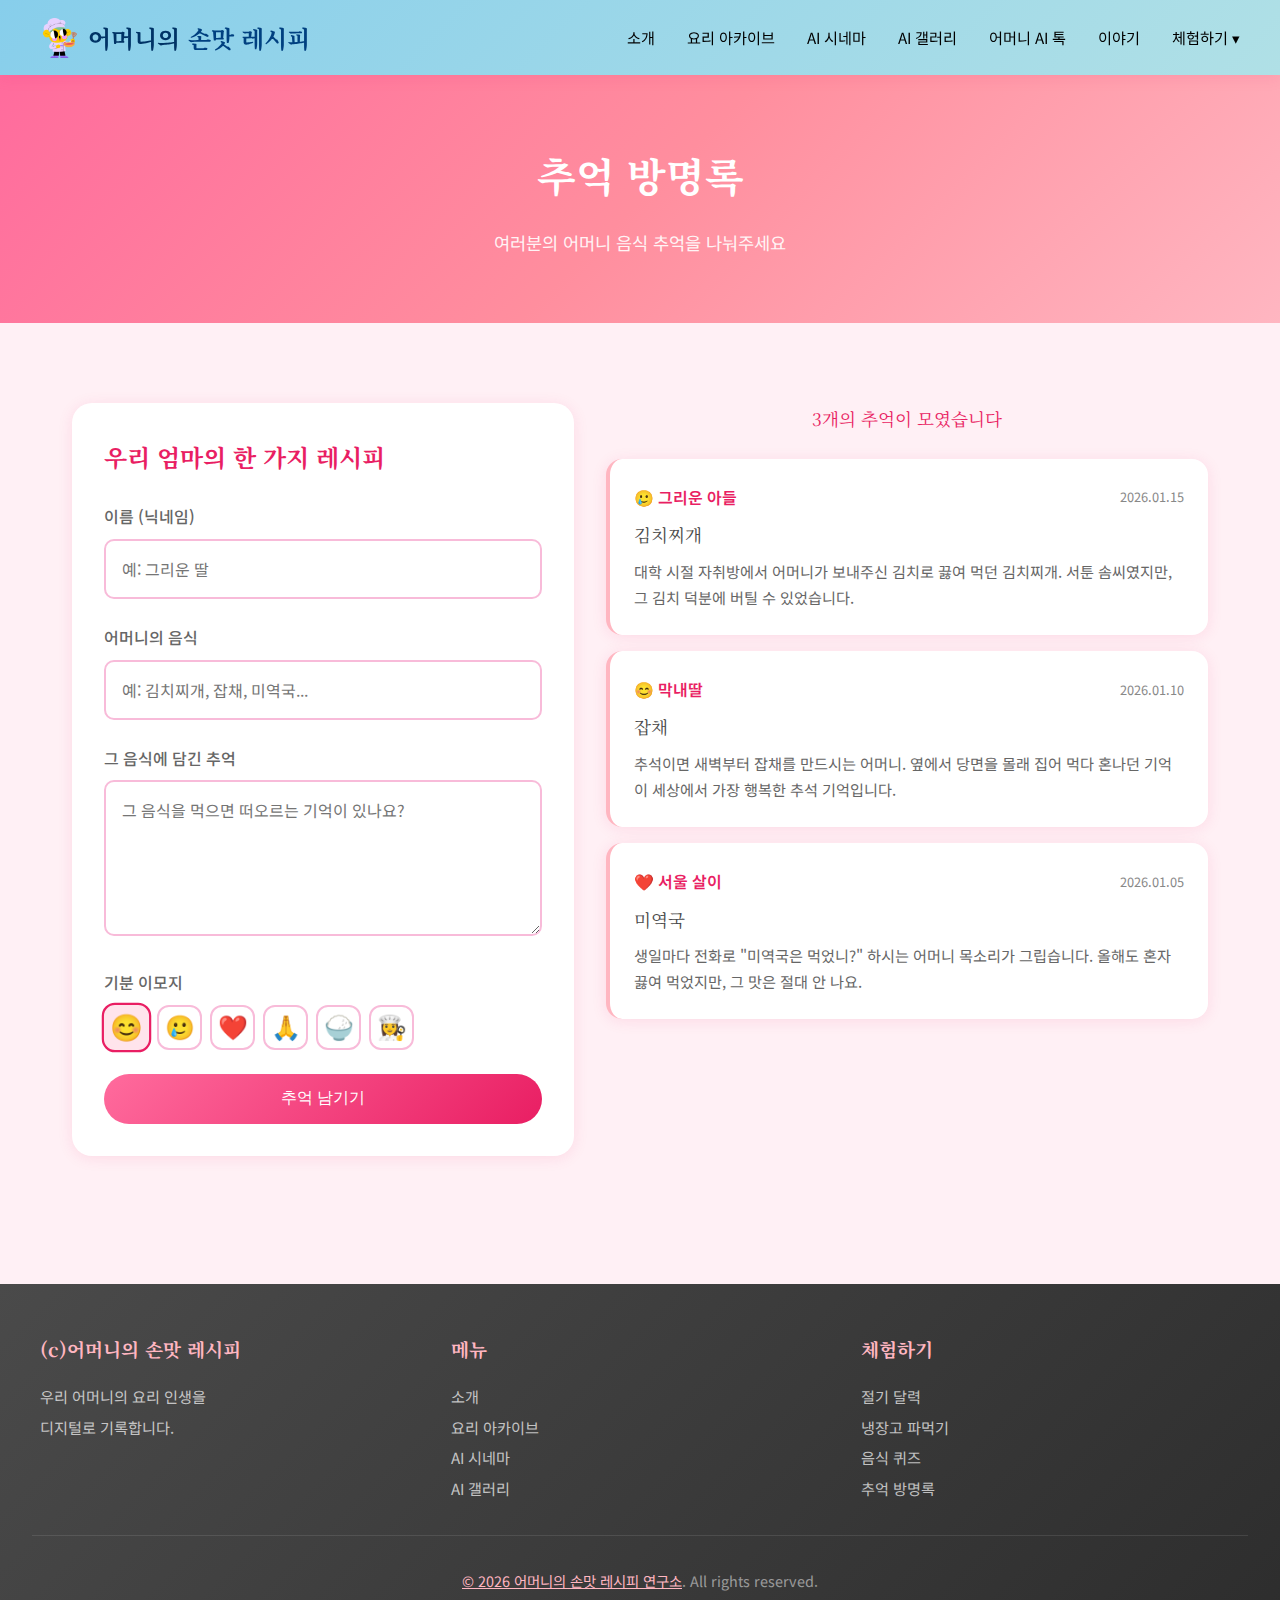
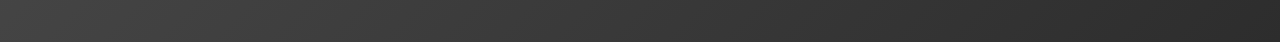
<file: guestbook.html>
<!DOCTYPE html>
<html lang="ko">
<head>
    <meta charset="UTF-8">
    <meta name="viewport" content="width=device-width, initial-scale=1.0">
    <title>추억 방명록 - 어머니의 손맛 레시피</title>
    <meta name="description" content="여러분의 어머니 레시피 추억을 나눠주세요">
    <link href="https://fonts.googleapis.com/css2?family=Noto+Sans+KR:wght@300;400;500;700&family=Noto+Serif+KR:wght@400;700&display=swap" rel="stylesheet">
    <link rel="stylesheet" href="css/style.css">
</head>
<body>
    <header>
        <div class="header-container">
            <a href="index.html" class="logo"><img src="chef.png" alt="어머니"> 어머니의 <span>손맛 레시피</span></a>
            <nav>
                <ul class="nav-menu">
                    <li><a href="about.html">소개</a></li>
                    <li><a href="recipes.html">요리 아카이브</a></li>
                    <li><a href="cinema.html">AI 시네마</a></li>
                    <li><a href="gallery.html">AI 갤러리</a></li>
                    <li><a href="ai-talk.html">어머니 AI 톡</a></li>
                    <li><a href="story.html">이야기</a></li>
                    <li class="nav-dropdown">
                        <a href="#" class="dropdown-toggle">체험하기 ▾</a>
                        <ul class="dropdown-menu">
                            <li><a href="calendar.html">절기 달력</a></li>
                            <li><a href="ingredients.html">식재료 사전</a></li>
                            <li><a href="fridge.html">냉장고 파먹기</a></li>
                            <li><a href="quiz.html">음식 퀴즈</a></li>
                            <li><a href="guestbook.html" class="active">추억 방명록</a></li>
                        </ul>
                    </li>
                </ul>
            </nav>
            <div class="hamburger">
                <span></span><span></span><span></span>
            </div>
        </div>
    </header>

    <main>
        <section class="page-header">
            <h1>추억 방명록</h1>
            <p>여러분의 어머니 음식 추억을 나눠주세요</p>
        </section>

        <section class="section">
            <div class="container">
                <div class="guestbook-layout">
                    <!-- 글쓰기 폼 -->
                    <div class="guestbook-form-area">
                        <div class="guestbook-form">
                            <h2 style="font-family: var(--font-title); color: var(--primary-color); margin-bottom: 1.5rem;">우리 엄마의 한 가지 레시피</h2>
                            <div class="form-group">
                                <label for="gbName">이름 (닉네임)</label>
                                <input type="text" id="gbName" placeholder="예: 그리운 딸">
                            </div>
                            <div class="form-group">
                                <label for="gbFood">어머니의 음식</label>
                                <input type="text" id="gbFood" placeholder="예: 김치찌개, 잡채, 미역국...">
                            </div>
                            <div class="form-group">
                                <label for="gbMemory">그 음식에 담긴 추억</label>
                                <textarea id="gbMemory" rows="5" placeholder="그 음식을 먹으면 떠오르는 기억이 있나요?"></textarea>
                            </div>
                            <div class="form-group">
                                <label>기분 이모지</label>
                                <div class="emoji-picker">
                                    <button type="button" class="emoji-btn" data-emoji="😊" onclick="selectEmoji(this)">😊</button>
                                    <button type="button" class="emoji-btn" data-emoji="🥲" onclick="selectEmoji(this)">🥲</button>
                                    <button type="button" class="emoji-btn" data-emoji="❤️" onclick="selectEmoji(this)">❤️</button>
                                    <button type="button" class="emoji-btn" data-emoji="🙏" onclick="selectEmoji(this)">🙏</button>
                                    <button type="button" class="emoji-btn" data-emoji="🍚" onclick="selectEmoji(this)">🍚</button>
                                    <button type="button" class="emoji-btn" data-emoji="👩‍🍳" onclick="selectEmoji(this)">👩‍🍳</button>
                                </div>
                                <input type="hidden" id="gbEmoji" value="😊">
                            </div>
                            <button class="btn btn-primary" style="width:100%;" onclick="submitGuestbook()">추억 남기기</button>
                        </div>
                    </div>

                    <!-- 방명록 목록 -->
                    <div class="guestbook-list-area">
                        <div class="guestbook-count">
                            <span id="gbCount">0</span>개의 추억이 모였습니다
                        </div>
                        <div class="guestbook-entries" id="guestbookEntries">
                            <!-- JS로 채워짐 -->
                        </div>
                    </div>
                </div>
            </div>
        </section>
    </main>

    <footer>
        <div class="footer-container">
            <div class="footer-section">
                <h3>(c)어머니의 손맛 레시피</h3>
                <p>우리 어머니의 요리 인생을<br>디지털로 기록합니다.</p>
            </div>
            <div class="footer-section">
                <h3>메뉴</h3>
                <p><a href="about.html">소개</a></p>
                <p><a href="recipes.html">요리 아카이브</a></p>
                <p><a href="cinema.html">AI 시네마</a></p>
                <p><a href="gallery.html">AI 갤러리</a></p>
            </div>
            <div class="footer-section">
                <h3>체험하기</h3>
                <p><a href="calendar.html">절기 달력</a></p>
                <p><a href="fridge.html">냉장고 파먹기</a></p>
                <p><a href="quiz.html">음식 퀴즈</a></p>
                <p><a href="guestbook.html">추억 방명록</a></p>
            </div>
        </div>
        <div class="footer-bottom">
            <p><a href="lab.html" style="color: #FFB6C1; text-decoration: underline;">&copy; 2026 어머니의 손맛 레시피 연구소</a>. All rights reserved.</p>
        </div>
    </footer>

    <script src="js/main.js"></script>
</body>
</html>
</file>
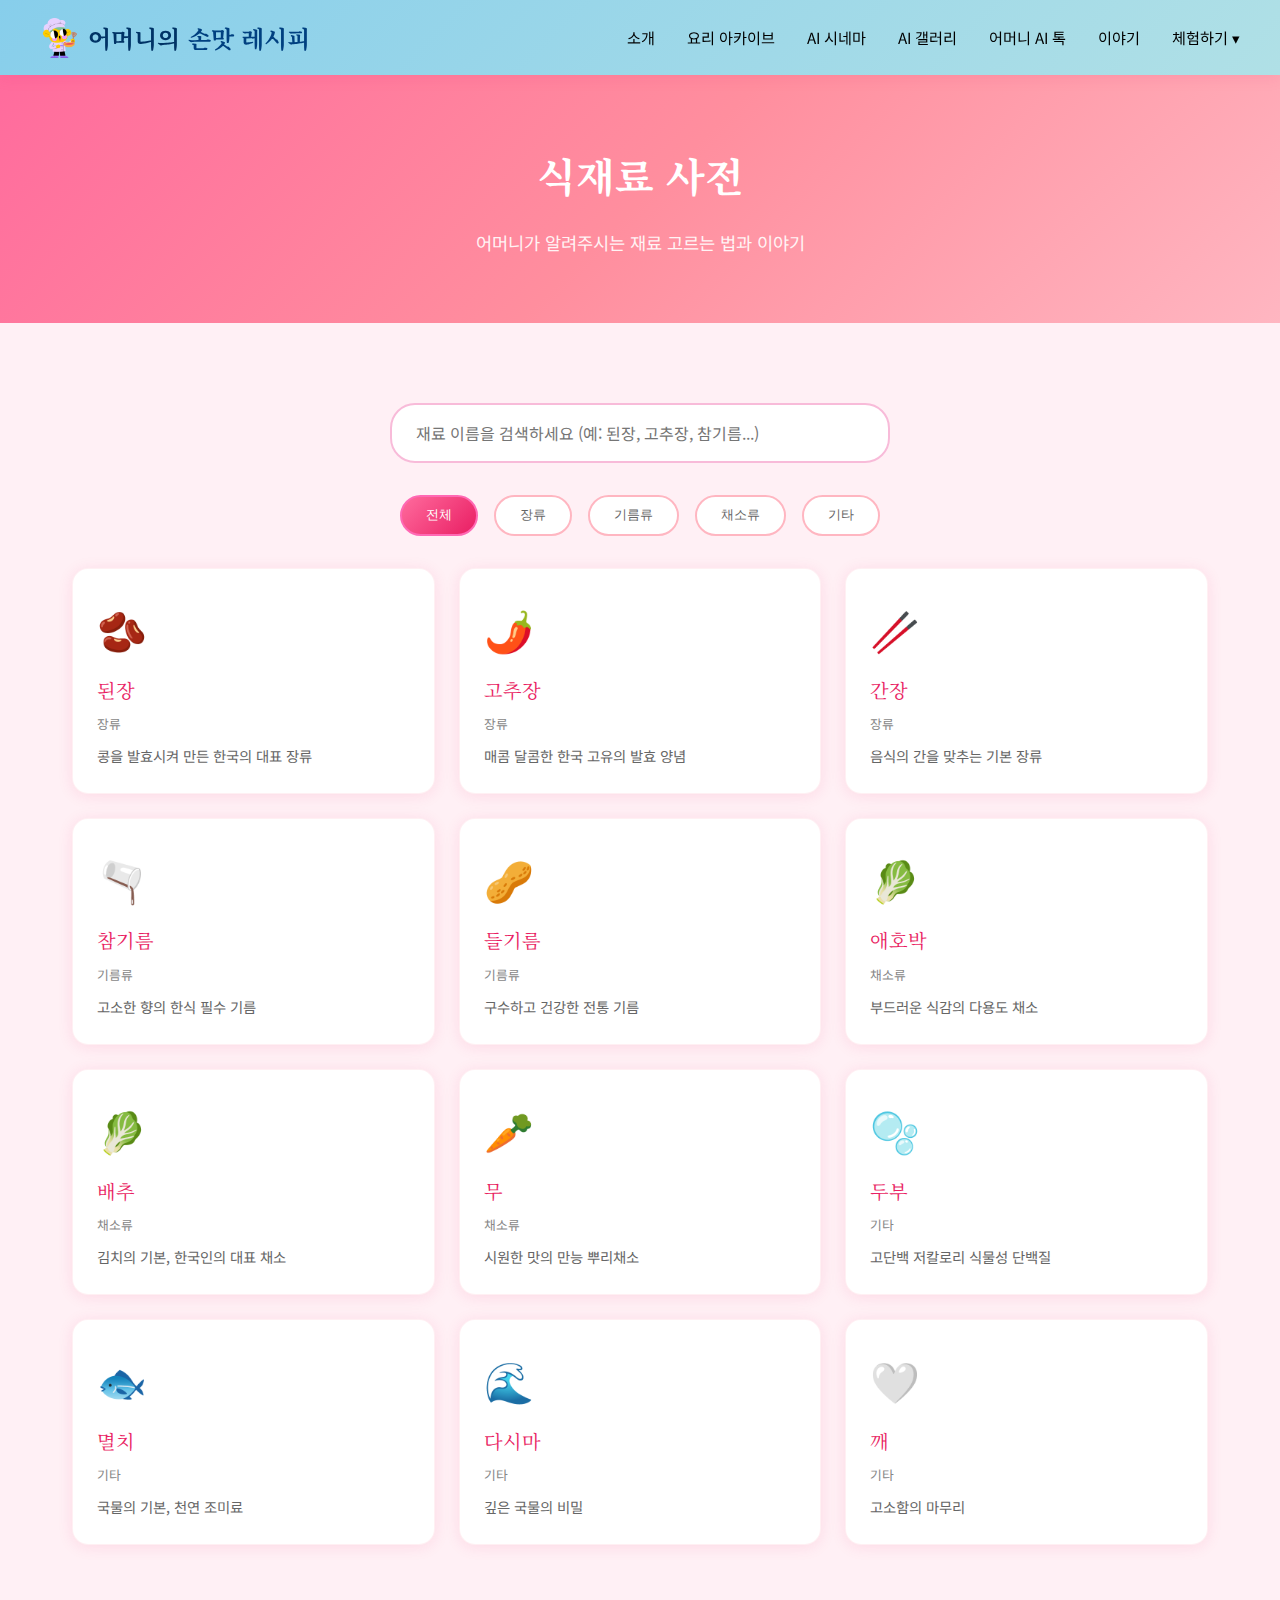
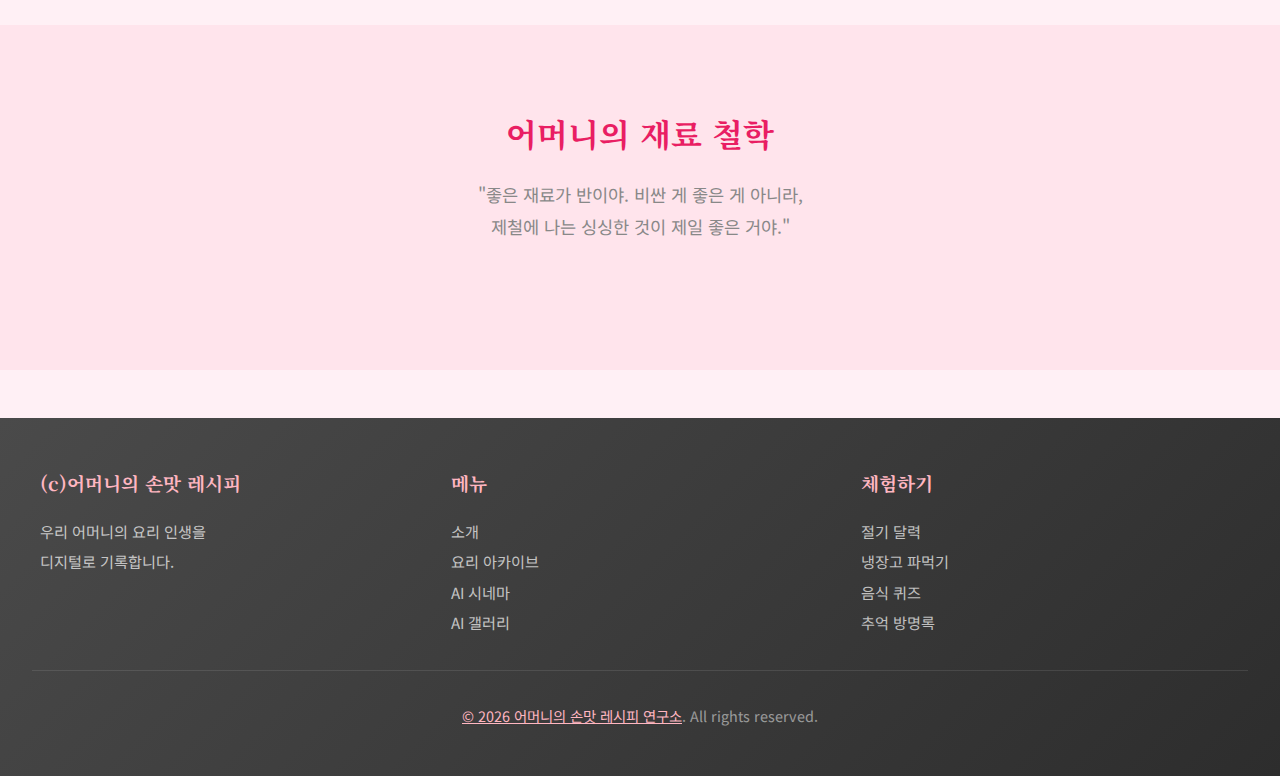
<file: ingredients.html>
<!DOCTYPE html>
<html lang="ko">
<head>
    <meta charset="UTF-8">
    <meta name="viewport" content="width=device-width, initial-scale=1.0">
    <title>식재료 사전 - 어머니의 손맛 레시피</title>
    <meta name="description" content="어머니가 알려주시는 전통 식재료 이야기와 고르는 법">
    <link href="https://fonts.googleapis.com/css2?family=Noto+Sans+KR:wght@300;400;500;700&family=Noto+Serif+KR:wght@400;700&display=swap" rel="stylesheet">
    <link rel="stylesheet" href="css/style.css">
</head>
<body>
    <header>
        <div class="header-container">
            <a href="index.html" class="logo"><img src="chef.png" alt="어머니"> 어머니의 <span>손맛 레시피</span></a>
            <nav>
                <ul class="nav-menu">
                    <li><a href="about.html">소개</a></li>
                    <li><a href="recipes.html">요리 아카이브</a></li>
                    <li><a href="cinema.html">AI 시네마</a></li>
                    <li><a href="gallery.html">AI 갤러리</a></li>
                    <li><a href="ai-talk.html">어머니 AI 톡</a></li>
                    <li><a href="story.html">이야기</a></li>
                    <li class="nav-dropdown">
                        <a href="#" class="dropdown-toggle">체험하기 ▾</a>
                        <ul class="dropdown-menu">
                            <li><a href="calendar.html">절기 달력</a></li>
                            <li><a href="ingredients.html" class="active">식재료 사전</a></li>
                            <li><a href="fridge.html">냉장고 파먹기</a></li>
                            <li><a href="quiz.html">음식 퀴즈</a></li>
                            <li><a href="guestbook.html">추억 방명록</a></li>
                        </ul>
                    </li>
                </ul>
            </nav>
            <div class="hamburger">
                <span></span><span></span><span></span>
            </div>
        </div>
    </header>

    <main>
        <section class="page-header">
            <h1>식재료 사전</h1>
            <p>어머니가 알려주시는 재료 고르는 법과 이야기</p>
        </section>

        <section class="section">
            <div class="container">
                <!-- 검색 -->
                <div class="ingredient-search-box">
                    <input type="text" id="ingredientSearch" class="ingredient-search" placeholder="재료 이름을 검색하세요 (예: 된장, 고추장, 참기름...)">
                </div>

                <!-- 카테고리 필터 -->
                <div class="filter-bar">
                    <button class="filter-btn active" data-filter="all">전체</button>
                    <button class="filter-btn" data-filter="jang">장류</button>
                    <button class="filter-btn" data-filter="oil">기름류</button>
                    <button class="filter-btn" data-filter="veggie">채소류</button>
                    <button class="filter-btn" data-filter="etc">기타</button>
                </div>

                <!-- 식재료 카드 -->
                <div class="ingredient-grid" id="ingredientGrid">
                    <!-- JS로 채워짐 -->
                </div>
            </div>
        </section>

        <!-- 어머니의 재료 철학 -->
        <section class="section" style="background: var(--bg-warm);">
            <div class="container text-center">
                <h2 class="section-title">어머니의 재료 철학</h2>
                <p class="section-subtitle">
                    "좋은 재료가 반이야. 비싼 게 좋은 게 아니라,<br>
                    제철에 나는 싱싱한 것이 제일 좋은 거야."
                </p>
            </div>
        </section>
    </main>

    <!-- 식재료 상세 모달 -->
    <div class="ingredient-modal" id="ingredientModal" style="display:none;">
        <div class="ingredient-modal-overlay" onclick="closeIngredientModal()"></div>
        <div class="ingredient-modal-content" id="ingredientModalContent">
            <!-- JS로 채워짐 -->
        </div>
    </div>

    <footer>
        <div class="footer-container">
            <div class="footer-section">
                <h3>(c)어머니의 손맛 레시피</h3>
                <p>우리 어머니의 요리 인생을<br>디지털로 기록합니다.</p>
            </div>
            <div class="footer-section">
                <h3>메뉴</h3>
                <p><a href="about.html">소개</a></p>
                <p><a href="recipes.html">요리 아카이브</a></p>
                <p><a href="cinema.html">AI 시네마</a></p>
                <p><a href="gallery.html">AI 갤러리</a></p>
            </div>
            <div class="footer-section">
                <h3>체험하기</h3>
                <p><a href="calendar.html">절기 달력</a></p>
                <p><a href="fridge.html">냉장고 파먹기</a></p>
                <p><a href="quiz.html">음식 퀴즈</a></p>
                <p><a href="guestbook.html">추억 방명록</a></p>
            </div>
        </div>
        <div class="footer-bottom">
            <p><a href="lab.html" style="color: #FFB6C1; text-decoration: underline;">&copy; 2026 어머니의 손맛 레시피 연구소</a>. All rights reserved.</p>
        </div>
    </footer>

    <script src="js/main.js"></script>
</body>
</html>
</file>
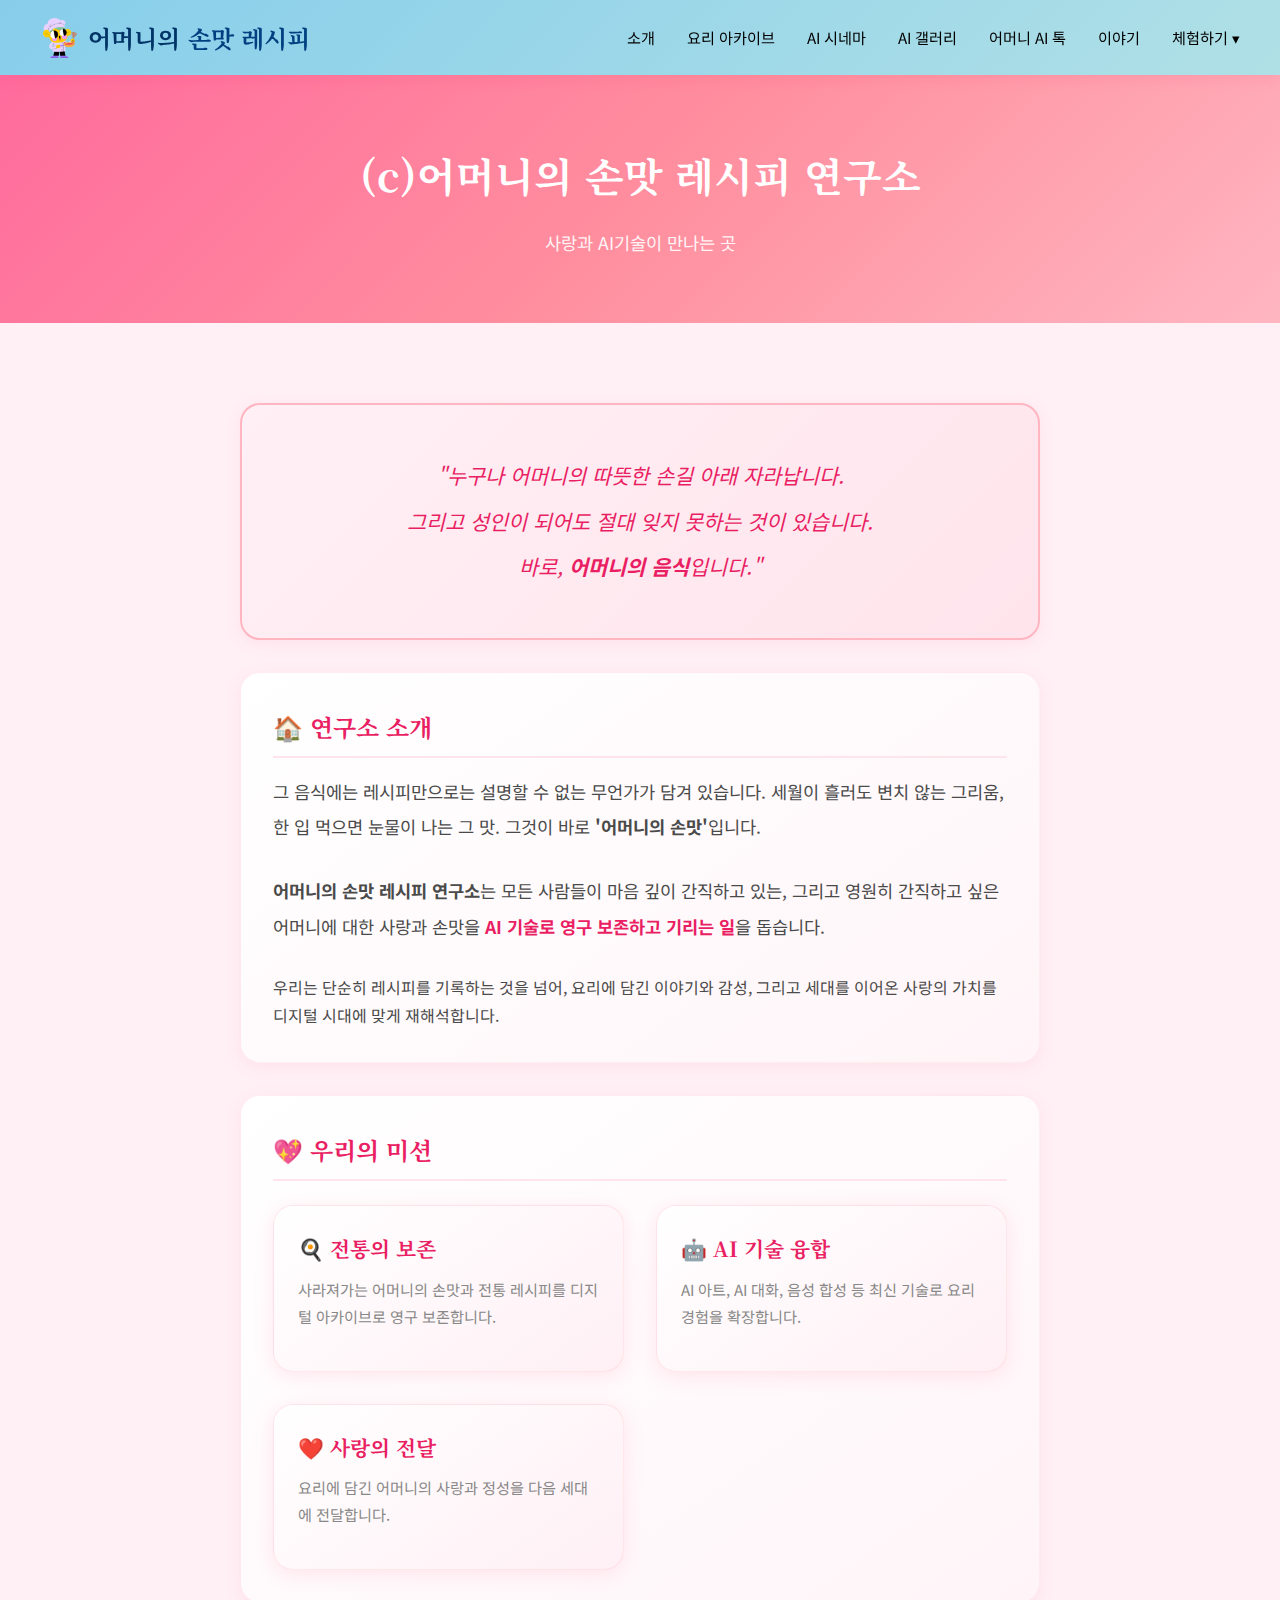
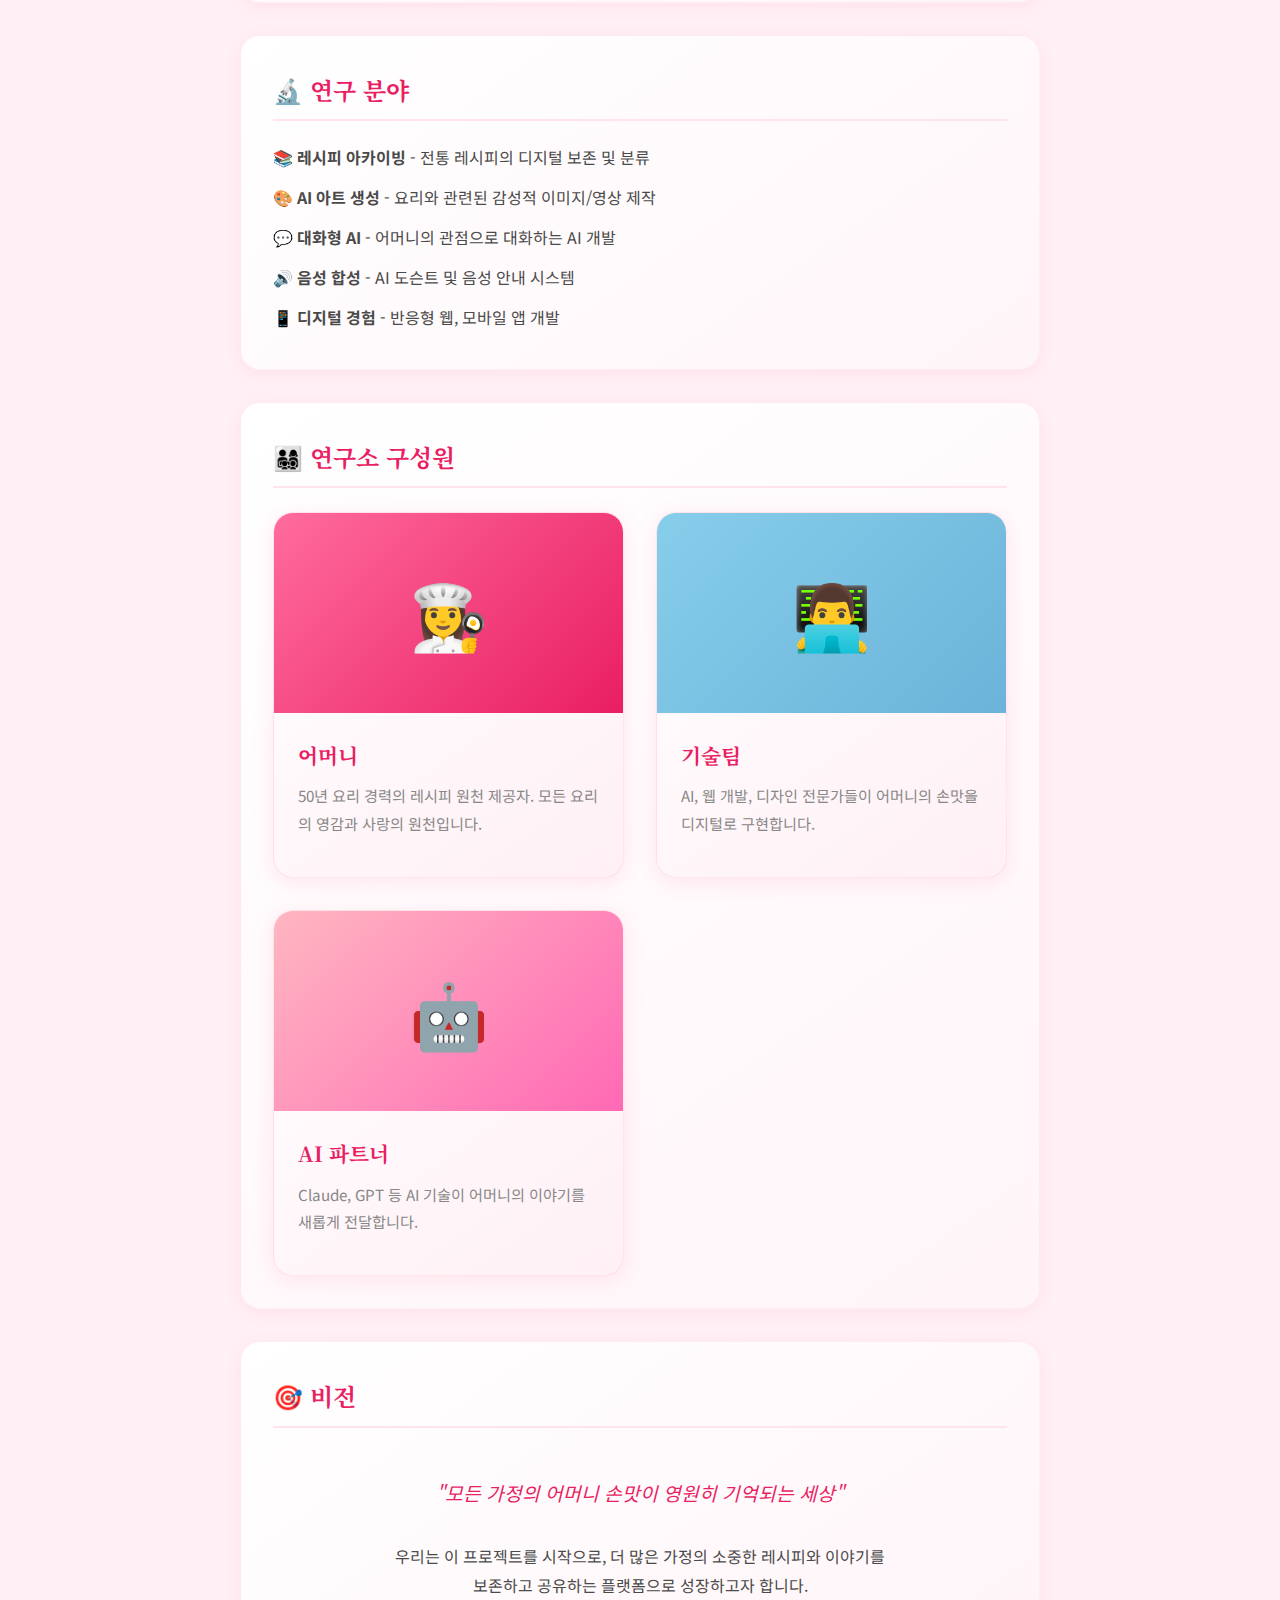
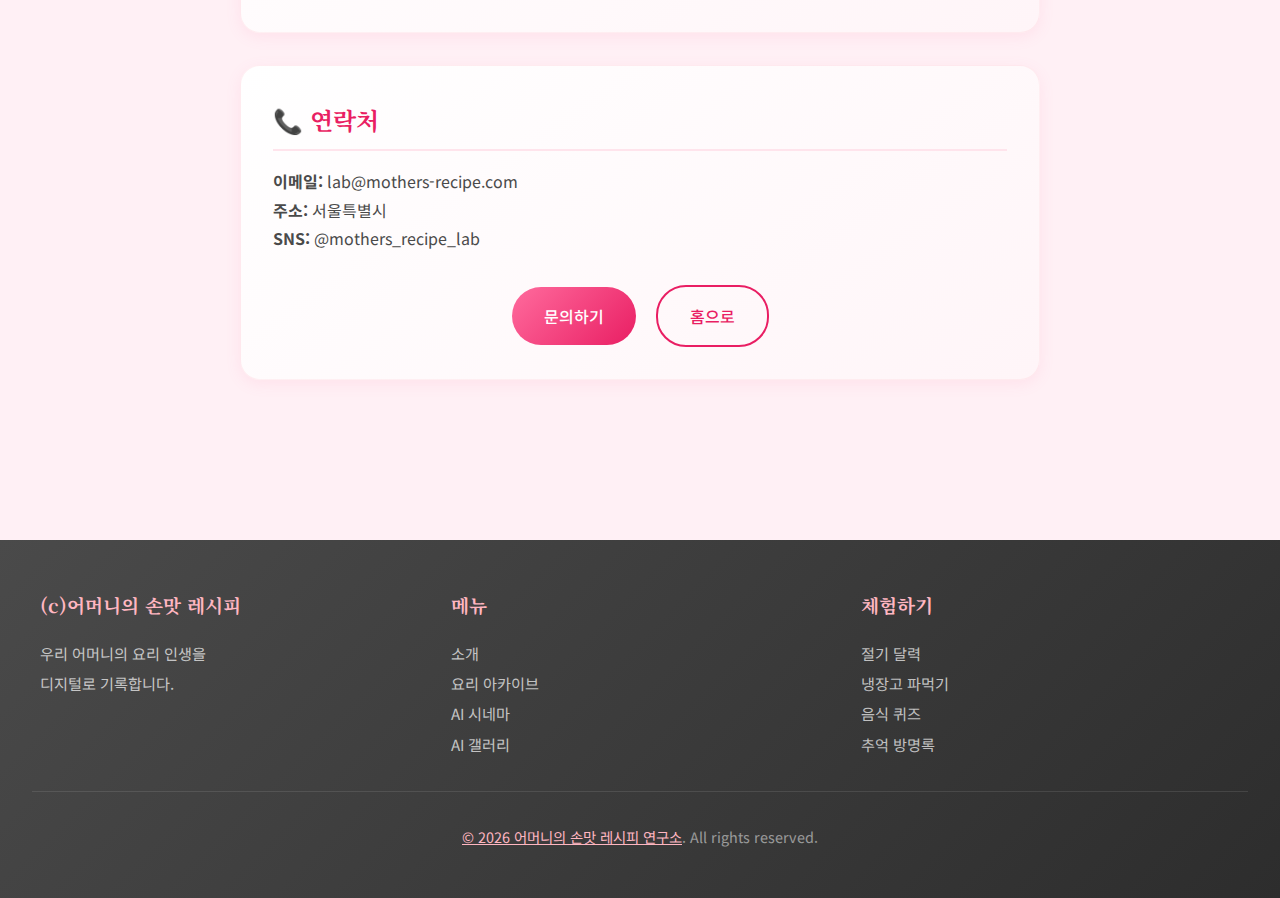
<file: lab.html>
<!DOCTYPE html>
<html lang="ko">
<head>
    <meta charset="UTF-8">
    <meta name="viewport" content="width=device-width, initial-scale=1.0">
    <title>연구소 소개 - 어머니의 손맛 레시피 연구소</title>
    <meta name="description" content="어머니의 손맛 레시피 연구소를 소개합니다.">

    <link href="https://fonts.googleapis.com/css2?family=Noto+Sans+KR:wght@300;400;500;700&family=Noto+Serif+KR:wght@400;700&display=swap" rel="stylesheet">
    <link rel="stylesheet" href="css/style.css">
</head>
<body>
    <!-- 헤더 -->
    <header>
        <div class="header-container">
            <a href="index.html" class="logo"><img src="chef.png" alt="어머니"> 어머니의 <span>손맛 레시피</span></a>

            <nav>
                <ul class="nav-menu">
                    <li><a href="about.html">소개</a></li>
                    <li><a href="recipes.html">요리 아카이브</a></li>
                    <li><a href="cinema.html">AI 시네마</a></li>
                    <li><a href="gallery.html">AI 갤러리</a></li>
                    <li><a href="ai-talk.html">어머니 AI 톡</a></li>
                    <li><a href="story.html">이야기</a></li>
                    <li class="nav-dropdown">
                        <a href="#" class="dropdown-toggle">체험하기 ▾</a>
                        <ul class="dropdown-menu">
                            <li><a href="calendar.html">절기 달력</a></li>
                            <li><a href="ingredients.html">식재료 사전</a></li>
                            <li><a href="fridge.html">냉장고 파먹기</a></li>
                            <li><a href="quiz.html">음식 퀴즈</a></li>
                            <li><a href="guestbook.html">추억 방명록</a></li>
                        </ul>
                    </li>
                </ul>
            </nav>

            <div class="hamburger">
                <span></span>
                <span></span>
                <span></span>
            </div>
        </div>
    </header>

    <!-- 메인 -->
    <main>
        <!-- 페이지 헤더 -->
        <section class="page-header">
            <h1>(c)어머니의 손맛 레시피 연구소</h1>
            <p>사랑과 AI기술이 만나는 곳</p>
        </section>

        <!-- 연구소 소개 -->
        <section class="section">
            <div class="container">
                <div class="recipe-detail" style="padding: 0;">
                    <div class="recipe-section" style="background: linear-gradient(135deg, #FFF0F5 0%, #FFE4EC 100%); border: 2px solid #FFB6C1;">
                        <p style="font-size: 1.3rem; line-height: 2.2; text-align: center; color: #E91E63; font-style: italic; padding: 1rem 0;">
                            "누구나 어머니의 따뜻한 손길 아래 자라납니다.<br>
                            그리고 성인이 되어도 절대 잊지 못하는 것이 있습니다.<br>
                            바로, <strong>어머니의 음식</strong>입니다."
                        </p>
                    </div>

                    <div class="recipe-section">
                        <h2>🏠 연구소 소개</h2>
                        <p style="font-size: 1.1rem; line-height: 2;">
                            그 음식에는 레시피만으로는 설명할 수 없는 무언가가 담겨 있습니다.
                            세월이 흘러도 변치 않는 그리움, 한 입 먹으면 눈물이 나는 그 맛.
                            그것이 바로 <strong>'어머니의 손맛'</strong>입니다.
                        </p>
                        <br>
                        <p style="font-size: 1.1rem; line-height: 2;">
                            <strong>어머니의 손맛 레시피 연구소</strong>는 모든 사람들이 마음 깊이 간직하고 있는,
                            그리고 영원히 간직하고 싶은 어머니에 대한 사랑과 손맛을
                            <strong style="color: #E91E63;">AI 기술로 영구 보존하고 기리는 일</strong>을 돕습니다.
                        </p>
                        <br>
                        <p>
                            우리는 단순히 레시피를 기록하는 것을 넘어, 요리에 담긴 이야기와 감성,
                            그리고 세대를 이어온 사랑의 가치를 디지털 시대에 맞게 재해석합니다.
                        </p>
                    </div>

                    <div class="recipe-section">
                        <h2>💖 우리의 미션</h2>
                        <div class="card-grid" style="margin-top: 1.5rem;">
                            <div class="card">
                                <div class="card-content">
                                    <h3 class="card-title">🍳 전통의 보존</h3>
                                    <p class="card-text">사라져가는 어머니의 손맛과 전통 레시피를 디지털 아카이브로 영구 보존합니다.</p>
                                </div>
                            </div>
                            <div class="card">
                                <div class="card-content">
                                    <h3 class="card-title">🤖 AI 기술 융합</h3>
                                    <p class="card-text">AI 아트, AI 대화, 음성 합성 등 최신 기술로 요리 경험을 확장합니다.</p>
                                </div>
                            </div>
                            <div class="card">
                                <div class="card-content">
                                    <h3 class="card-title">❤️ 사랑의 전달</h3>
                                    <p class="card-text">요리에 담긴 어머니의 사랑과 정성을 다음 세대에 전달합니다.</p>
                                </div>
                            </div>
                        </div>
                    </div>

                    <div class="recipe-section">
                        <h2>🔬 연구 분야</h2>
                        <ul style="list-style: none; line-height: 2.5; margin-top: 1rem;">
                            <li>📚 <strong>레시피 아카이빙</strong> - 전통 레시피의 디지털 보존 및 분류</li>
                            <li>🎨 <strong>AI 아트 생성</strong> - 요리와 관련된 감성적 이미지/영상 제작</li>
                            <li>💬 <strong>대화형 AI</strong> - 어머니의 관점으로 대화하는 AI 개발</li>
                            <li>🔊 <strong>음성 합성</strong> - AI 도슨트 및 음성 안내 시스템</li>
                            <li>📱 <strong>디지털 경험</strong> - 반응형 웹, 모바일 앱 개발</li>
                        </ul>
                    </div>

                    <div class="recipe-section">
                        <h2>👨‍👩‍👧‍👦 연구소 구성원</h2>
                        <div class="card-grid" style="margin-top: 1.5rem;">
                            <div class="card">
                                <div class="card-image" style="background: linear-gradient(135deg, #FF6B9D, #E91E63); display: flex; align-items: center; justify-content: center;">
                                    <span style="font-size: 4rem;">👩‍🍳</span>
                                </div>
                                <div class="card-content">
                                    <h3 class="card-title">어머니</h3>
                                    <p class="card-text">50년 요리 경력의 레시피 원천 제공자. 모든 요리의 영감과 사랑의 원천입니다.</p>
                                </div>
                            </div>
                            <div class="card">
                                <div class="card-image" style="background: linear-gradient(135deg, #87CEEB, #6BB3D9); display: flex; align-items: center; justify-content: center;">
                                    <span style="font-size: 4rem;">👨‍💻</span>
                                </div>
                                <div class="card-content">
                                    <h3 class="card-title">기술팀</h3>
                                    <p class="card-text">AI, 웹 개발, 디자인 전문가들이 어머니의 손맛을 디지털로 구현합니다.</p>
                                </div>
                            </div>
                            <div class="card">
                                <div class="card-image" style="background: linear-gradient(135deg, #FFB6C1, #FF69B4); display: flex; align-items: center; justify-content: center;">
                                    <span style="font-size: 4rem;">🤖</span>
                                </div>
                                <div class="card-content">
                                    <h3 class="card-title">AI 파트너</h3>
                                    <p class="card-text">Claude, GPT 등 AI 기술이 어머니의 이야기를 새롭게 전달합니다.</p>
                                </div>
                            </div>
                        </div>
                    </div>

                    <div class="recipe-section">
                        <h2>🎯 비전</h2>
                        <p style="font-size: 1.2rem; text-align: center; color: var(--primary-color); font-style: italic; padding: 2rem 0;">
                            "모든 가정의 어머니 손맛이 영원히 기억되는 세상"
                        </p>
                        <p style="text-align: center;">
                            우리는 이 프로젝트를 시작으로, 더 많은 가정의 소중한 레시피와 이야기를<br>
                            보존하고 공유하는 플랫폼으로 성장하고자 합니다.
                        </p>
                    </div>

                    <div class="recipe-section">
                        <h2>📞 연락처</h2>
                        <p style="margin-top: 1rem;">
                            <strong>이메일:</strong> lab@mothers-recipe.com<br>
                            <strong>주소:</strong> 서울특별시<br>
                            <strong>SNS:</strong> @mothers_recipe_lab
                        </p>
                        <div style="margin-top: 2rem; text-align: center;">
                            <a href="contact.html" class="btn btn-primary">문의하기</a>
                            <a href="index.html" class="btn btn-outline" style="margin-left: 1rem;">홈으로</a>
                        </div>
                    </div>
                </div>
            </div>
        </section>
    </main>

    <!-- 푸터 -->
    <footer>
        <div class="footer-container">
            <div class="footer-section">
                <h3>(c)어머니의 손맛 레시피</h3>
                <p>우리 어머니의 요리 인생을<br>디지털로 기록합니다.</p>
            </div>
            <div class="footer-section">
                <h3>메뉴</h3>
                <p><a href="about.html">소개</a></p>
                <p><a href="recipes.html">요리 아카이브</a></p>
                <p><a href="cinema.html">AI 시네마</a></p>
                <p><a href="gallery.html">AI 갤러리</a></p>
            </div>
            <div class="footer-section">
                <h3>체험하기</h3>
                <p><a href="calendar.html">절기 달력</a></p>
                <p><a href="fridge.html">냉장고 파먹기</a></p>
                <p><a href="quiz.html">음식 퀴즈</a></p>
                <p><a href="guestbook.html">추억 방명록</a></p>
            </div>
        </div>
        <div class="footer-bottom">
            <p><a href="lab.html" style="color: #FFB6C1; text-decoration: underline;">&copy; 2026 어머니의 손맛 레시피 연구소</a>. All rights reserved.</p>
        </div>
    </footer>

    <script src="js/main.js"></script>
</body>
</html>
</file>
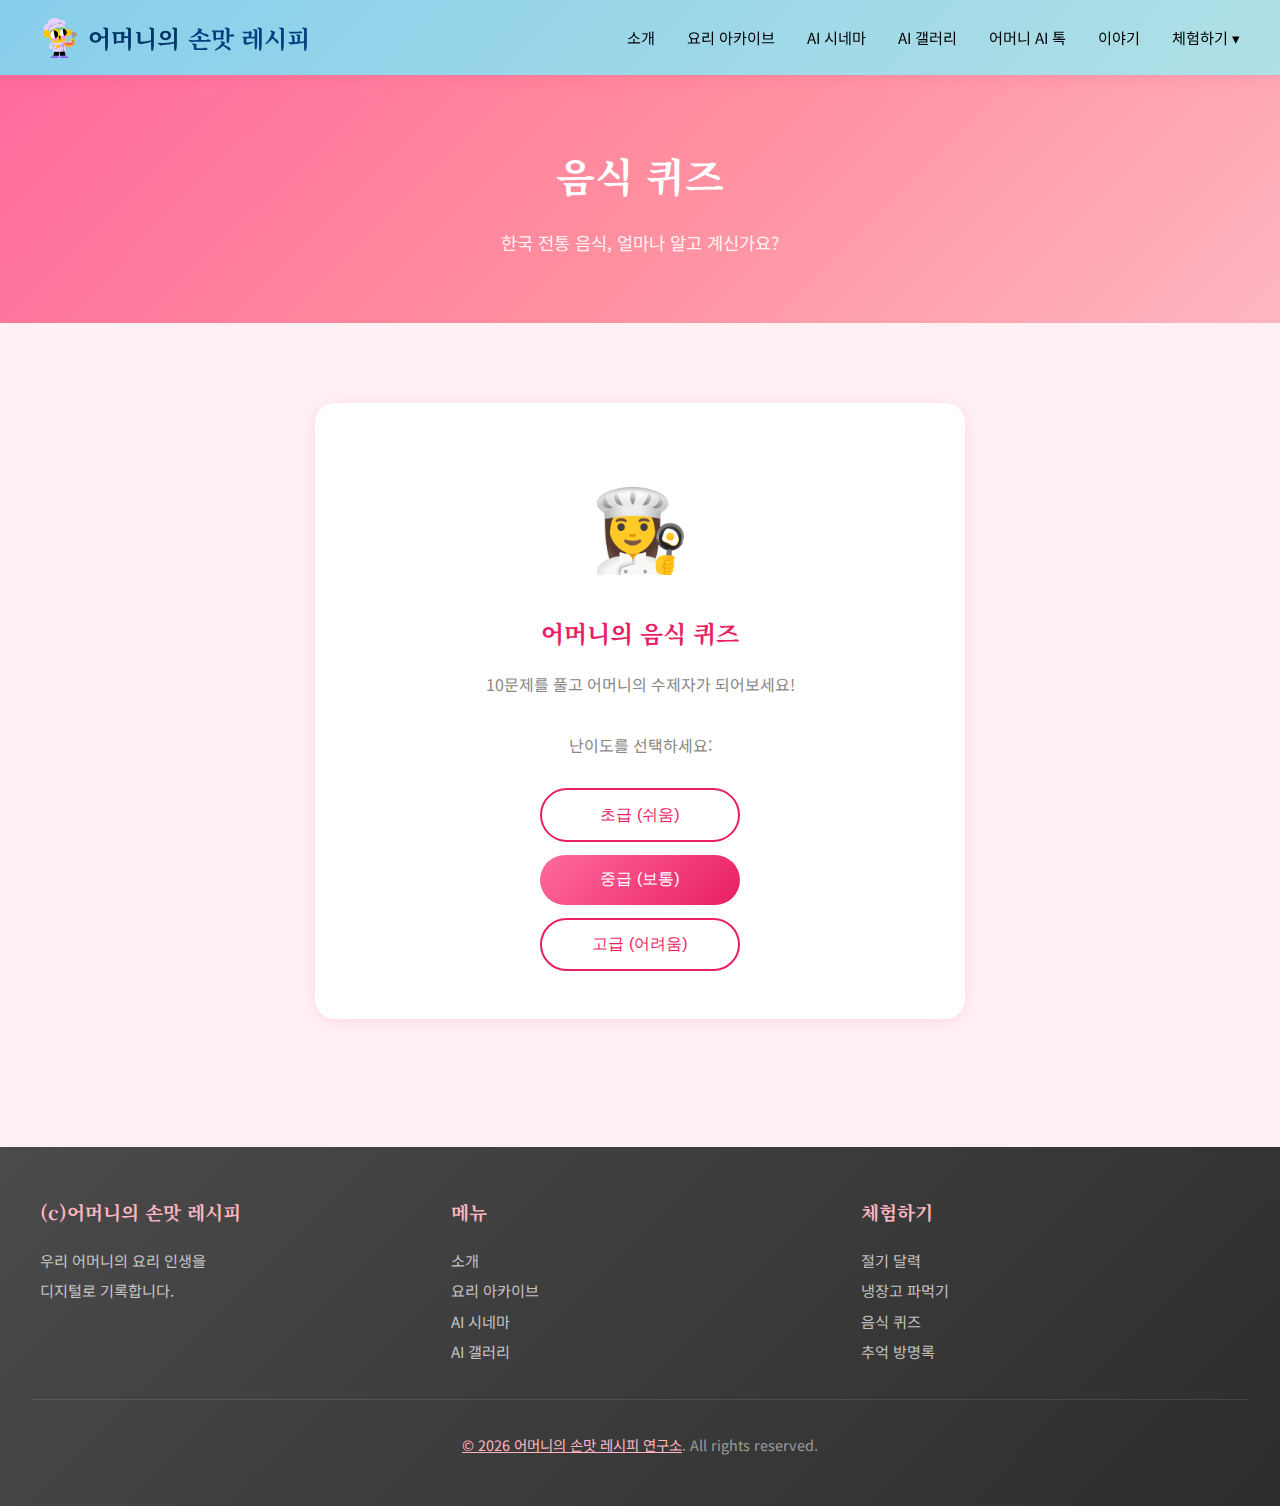
<file: quiz.html>
<!DOCTYPE html>
<html lang="ko">
<head>
    <meta charset="UTF-8">
    <meta name="viewport" content="width=device-width, initial-scale=1.0">
    <title>음식 퀴즈 - 어머니의 손맛 레시피</title>
    <meta name="description" content="한국 전통 음식에 대한 재미있는 퀴즈">
    <link href="https://fonts.googleapis.com/css2?family=Noto+Sans+KR:wght@300;400;500;700&family=Noto+Serif+KR:wght@400;700&display=swap" rel="stylesheet">
    <link rel="stylesheet" href="css/style.css">
</head>
<body>
    <header>
        <div class="header-container">
            <a href="index.html" class="logo"><img src="chef.png" alt="어머니"> 어머니의 <span>손맛 레시피</span></a>
            <nav>
                <ul class="nav-menu">
                    <li><a href="about.html">소개</a></li>
                    <li><a href="recipes.html">요리 아카이브</a></li>
                    <li><a href="cinema.html">AI 시네마</a></li>
                    <li><a href="gallery.html">AI 갤러리</a></li>
                    <li><a href="ai-talk.html">어머니 AI 톡</a></li>
                    <li><a href="story.html">이야기</a></li>
                    <li class="nav-dropdown">
                        <a href="#" class="dropdown-toggle">체험하기 ▾</a>
                        <ul class="dropdown-menu">
                            <li><a href="calendar.html">절기 달력</a></li>
                            <li><a href="ingredients.html">식재료 사전</a></li>
                            <li><a href="fridge.html">냉장고 파먹기</a></li>
                            <li><a href="quiz.html" class="active">음식 퀴즈</a></li>
                            <li><a href="guestbook.html">추억 방명록</a></li>
                        </ul>
                    </li>
                </ul>
            </nav>
            <div class="hamburger">
                <span></span><span></span><span></span>
            </div>
        </div>
    </header>

    <main>
        <section class="page-header">
            <h1>음식 퀴즈</h1>
            <p>한국 전통 음식, 얼마나 알고 계신가요?</p>
        </section>

        <section class="section">
            <div class="container">
                <div class="quiz-container" id="quizContainer">
                    <!-- 시작 화면 -->
                    <div class="quiz-start" id="quizStart">
                        <div class="quiz-start-icon">👩‍🍳</div>
                        <h2>어머니의 음식 퀴즈</h2>
                        <p>10문제를 풀고 어머니의 수제자가 되어보세요!</p>
                        <div class="quiz-difficulty">
                            <p style="margin-bottom: 1rem; color: var(--text-muted);">난이도를 선택하세요:</p>
                            <button class="btn btn-outline" onclick="startQuiz('easy')">초급 (쉬움)</button>
                            <button class="btn btn-primary" onclick="startQuiz('medium')">중급 (보통)</button>
                            <button class="btn btn-outline" onclick="startQuiz('hard')">고급 (어려움)</button>
                        </div>
                    </div>

                    <!-- 퀴즈 진행 화면 -->
                    <div class="quiz-play" id="quizPlay" style="display:none;">
                        <div class="quiz-progress">
                            <div class="quiz-progress-bar" id="quizProgressBar"></div>
                        </div>
                        <div class="quiz-info">
                            <span id="quizCurrent">1</span> / <span id="quizTotal">10</span>
                            <span class="quiz-score-display">점수: <span id="quizScoreLive">0</span></span>
                        </div>
                        <div class="quiz-question-card" id="quizQuestionCard">
                            <h3 id="quizQuestion"></h3>
                            <div class="quiz-options" id="quizOptions">
                                <!-- JS로 채워짐 -->
                            </div>
                        </div>
                        <div class="quiz-feedback" id="quizFeedback" style="display:none;">
                            <p id="quizFeedbackText"></p>
                            <button class="btn btn-primary" onclick="nextQuestion()">다음 문제</button>
                        </div>
                    </div>

                    <!-- 결과 화면 -->
                    <div class="quiz-result" id="quizResult" style="display:none;">
                        <div class="quiz-result-icon" id="quizResultIcon"></div>
                        <h2 id="quizResultTitle"></h2>
                        <p class="quiz-result-score" id="quizResultScore"></p>
                        <p class="quiz-result-message" id="quizResultMessage"></p>
                        <div class="quiz-result-actions">
                            <button class="btn btn-primary" onclick="restartQuiz()">다시 도전하기</button>
                            <a href="recipes.html" class="btn btn-outline">레시피 둘러보기</a>
                        </div>
                    </div>
                </div>
            </div>
        </section>
    </main>

    <footer>
        <div class="footer-container">
            <div class="footer-section">
                <h3>(c)어머니의 손맛 레시피</h3>
                <p>우리 어머니의 요리 인생을<br>디지털로 기록합니다.</p>
            </div>
            <div class="footer-section">
                <h3>메뉴</h3>
                <p><a href="about.html">소개</a></p>
                <p><a href="recipes.html">요리 아카이브</a></p>
                <p><a href="cinema.html">AI 시네마</a></p>
                <p><a href="gallery.html">AI 갤러리</a></p>
            </div>
            <div class="footer-section">
                <h3>체험하기</h3>
                <p><a href="calendar.html">절기 달력</a></p>
                <p><a href="fridge.html">냉장고 파먹기</a></p>
                <p><a href="quiz.html">음식 퀴즈</a></p>
                <p><a href="guestbook.html">추억 방명록</a></p>
            </div>
        </div>
        <div class="footer-bottom">
            <p><a href="lab.html" style="color: #FFB6C1; text-decoration: underline;">&copy; 2026 어머니의 손맛 레시피 연구소</a>. All rights reserved.</p>
        </div>
    </footer>

    <script src="js/main.js"></script>
</body>
</html>
</file>
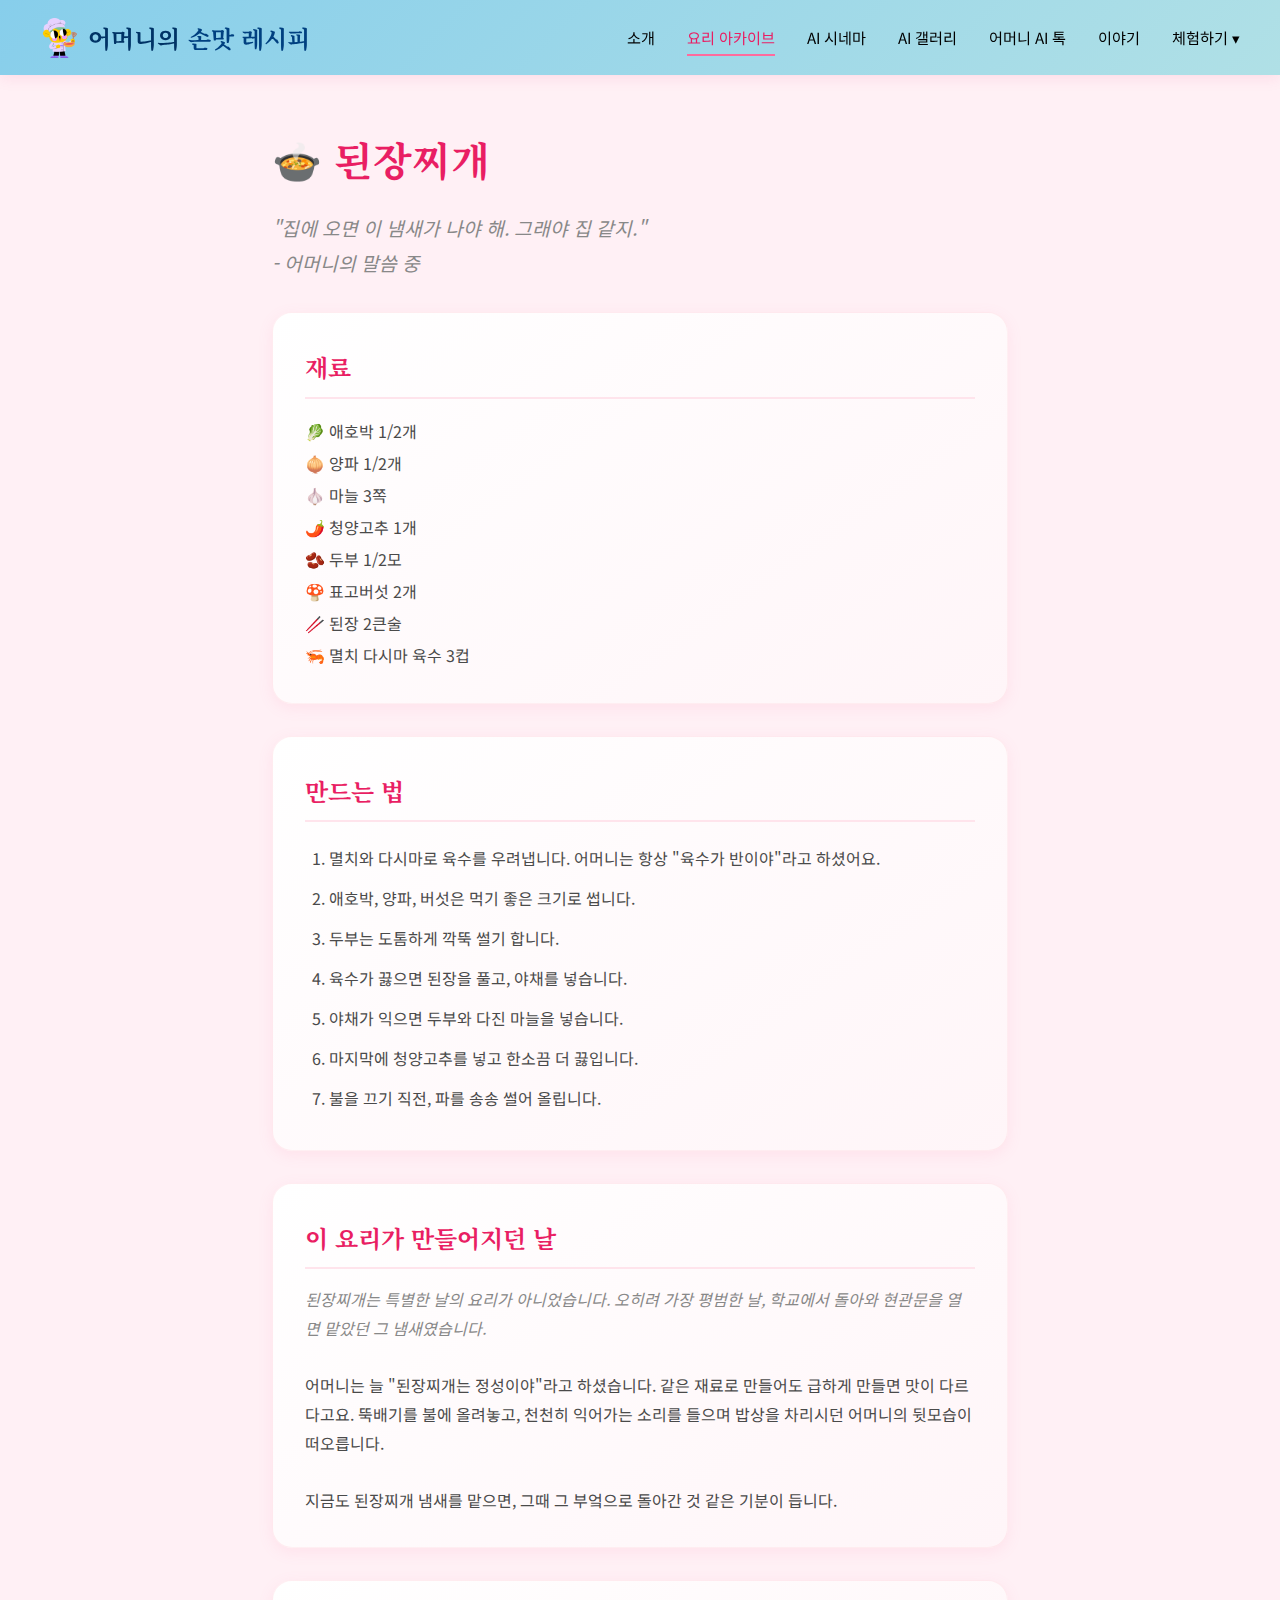
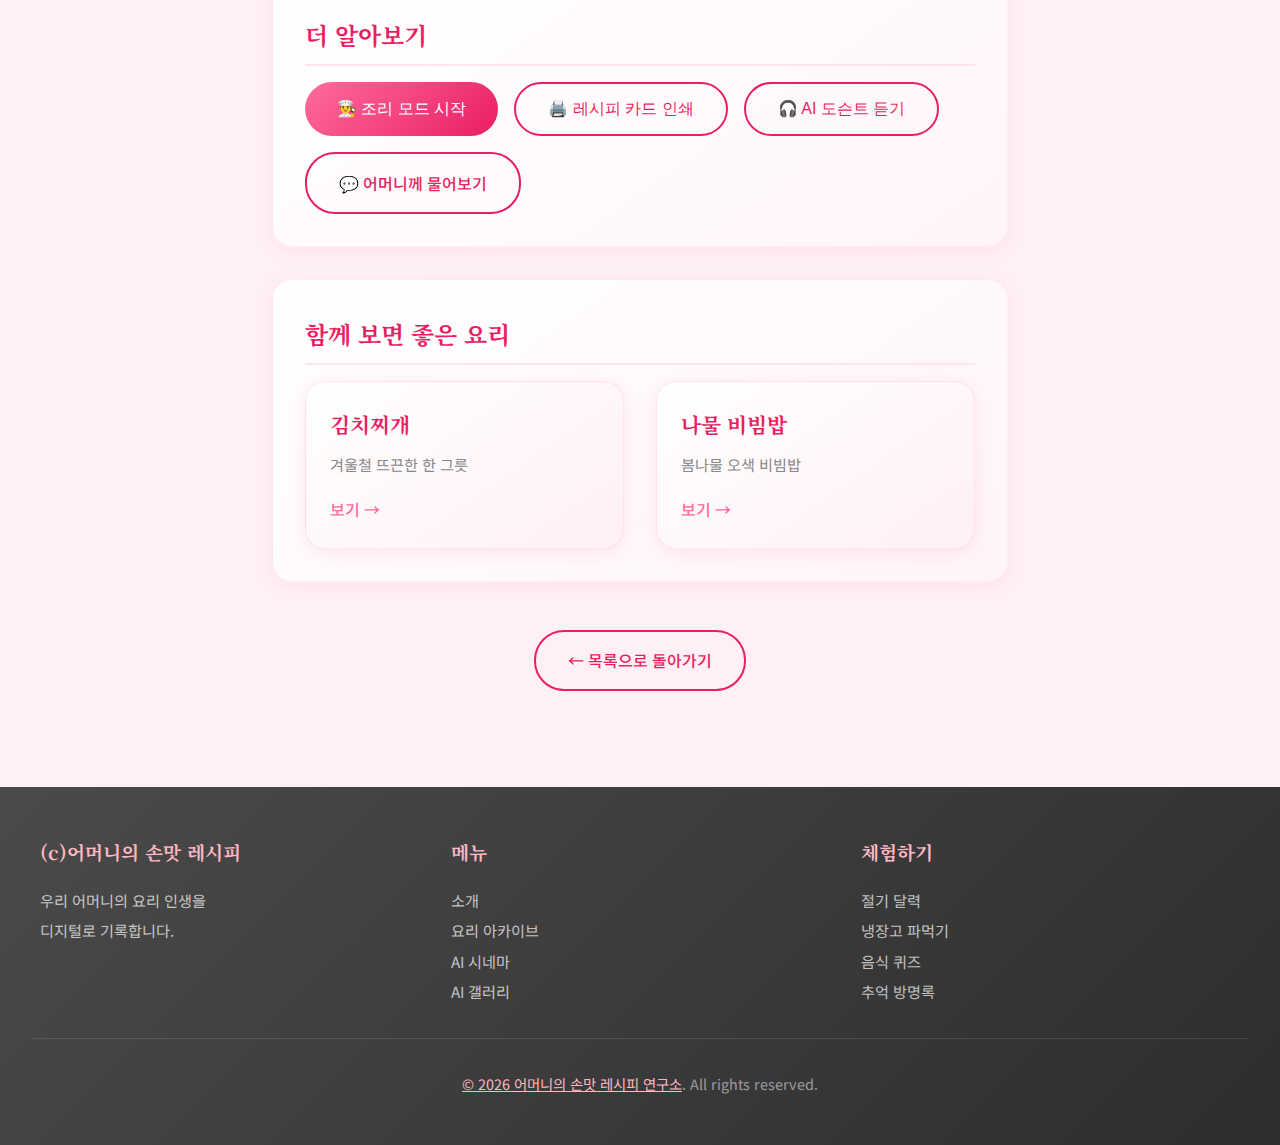
<file: recipe-detail.html>
<!DOCTYPE html>
<html lang="ko">
<head>
    <meta charset="UTF-8">
    <meta name="viewport" content="width=device-width, initial-scale=1.0">
    <title>된장찌개 - 어머니의 손맛 레시피</title>
    <meta name="description" content="어머니의 된장찌개 레시피와 이야기">

    <link href="https://fonts.googleapis.com/css2?family=Noto+Sans+KR:wght@300;400;500;700&family=Noto+Serif+KR:wght@400;700&display=swap" rel="stylesheet">
    <link rel="stylesheet" href="css/style.css">
</head>
<body>
    <!-- 헤더 -->
    <header>
        <div class="header-container">
            <a href="index.html" class="logo"><img src="chef.png" alt="어머니"> 어머니의 <span>손맛 레시피</span></a>

            <nav>
                <ul class="nav-menu">
                    <li><a href="about.html">소개</a></li>
                    <li><a href="recipes.html" class="active">요리 아카이브</a></li>
                    <li><a href="cinema.html">AI 시네마</a></li>
                    <li><a href="gallery.html">AI 갤러리</a></li>
                    <li><a href="ai-talk.html">어머니 AI 톡</a></li>
                    <li><a href="story.html">이야기</a></li>
                    <li class="nav-dropdown">
                        <a href="#" class="dropdown-toggle">체험하기 ▾</a>
                        <ul class="dropdown-menu">
                            <li><a href="calendar.html">절기 달력</a></li>
                            <li><a href="ingredients.html">식재료 사전</a></li>
                            <li><a href="fridge.html">냉장고 파먹기</a></li>
                            <li><a href="quiz.html">음식 퀴즈</a></li>
                            <li><a href="guestbook.html">추억 방명록</a></li>
                        </ul>
                    </li>
                </ul>
            </nav>

            <div class="hamburger">
                <span></span>
                <span></span>
                <span></span>
            </div>
        </div>
    </header>

    <!-- 메인 -->
    <main>
        <div class="recipe-detail">
            <!-- 요리명 -->
            <h1>🍲 된장찌개</h1>
            <p class="recipe-intro">
                "집에 오면 이 냄새가 나야 해. 그래야 집 같지."<br>
                - 어머니의 말씀 중
            </p>

            <!-- 레시피 본문 -->
            <div class="recipe-section">
                <h2>재료</h2>
                <ul style="list-style: none; line-height: 2;">
                    <li>🥬 애호박 1/2개</li>
                    <li>🧅 양파 1/2개</li>
                    <li>🧄 마늘 3쪽</li>
                    <li>🌶️ 청양고추 1개</li>
                    <li>🫘 두부 1/2모</li>
                    <li>🍄 표고버섯 2개</li>
                    <li>🥢 된장 2큰술</li>
                    <li>🦐 멸치 다시마 육수 3컵</li>
                </ul>
            </div>

            <div class="recipe-section">
                <h2>만드는 법</h2>
                <ol class="cooking-steps" style="line-height: 2.5; padding-left: 1.5rem;">
                    <li data-timer="600">멸치와 다시마로 육수를 우려냅니다. 어머니는 항상 "육수가 반이야"라고 하셨어요.</li>
                    <li>애호박, 양파, 버섯은 먹기 좋은 크기로 썹니다.</li>
                    <li>두부는 도톰하게 깍뚝 썰기 합니다.</li>
                    <li data-timer="300">육수가 끓으면 된장을 풀고, 야채를 넣습니다.</li>
                    <li data-timer="180">야채가 익으면 두부와 다진 마늘을 넣습니다.</li>
                    <li data-timer="120">마지막에 청양고추를 넣고 한소끔 더 끓입니다.</li>
                    <li>불을 끄기 직전, 파를 송송 썰어 올립니다.</li>
                </ol>
            </div>

            <div class="recipe-section">
                <h2>이 요리가 만들어지던 날</h2>
                <p style="font-style: italic; color: var(--text-muted);">
                    된장찌개는 특별한 날의 요리가 아니었습니다. 오히려 가장 평범한 날,
                    학교에서 돌아와 현관문을 열면 맡았던 그 냄새였습니다.
                </p>
                <br>
                <p>
                    어머니는 늘 "된장찌개는 정성이야"라고 하셨습니다. 같은 재료로 만들어도
                    급하게 만들면 맛이 다르다고요. 뚝배기를 불에 올려놓고, 천천히 익어가는
                    소리를 들으며 밥상을 차리시던 어머니의 뒷모습이 떠오릅니다.
                </p>
                <br>
                <p>
                    지금도 된장찌개 냄새를 맡으면, 그때 그 부엌으로 돌아간 것 같은 기분이 듭니다.
                </p>
            </div>

            <!-- 액션 버튼들 -->
            <div class="recipe-section">
                <h2>더 알아보기</h2>
                <div style="display: flex; gap: 1rem; flex-wrap: wrap;">
                    <button class="btn btn-primary" onclick="startCookingMode()">
                        👨‍🍳 조리 모드 시작
                    </button>
                    <button class="btn btn-outline" onclick="printRecipeCard()">
                        🖨️ 레시피 카드 인쇄
                    </button>
                    <button class="btn btn-outline" onclick="playDocent('된장찌개는 어머니가 가장 자주 해주시던 요리입니다. 집에 들어서면 맡아지던 그 냄새, 구수하고 따뜻한 된장 향이 온 집안에 퍼져있었죠. 어머니는 늘 말씀하셨어요. 된장찌개는 정성이라고. 급하게 만들면 맛이 다르다고요. 그래서 항상 천천히, 정성스럽게 끓이셨습니다.')">
                        🎧 AI 도슨트 듣기
                    </button>
                    <a href="ai-talk.html?topic=된장찌개" class="btn btn-outline">💬 어머니께 물어보기</a>
                </div>
            </div>

            <!-- 관련 요리 -->
            <div class="recipe-section">
                <h2>함께 보면 좋은 요리</h2>
                <div class="card-grid" style="grid-template-columns: repeat(auto-fit, minmax(200px, 1fr));">
                    <div class="card">
                        <div class="card-content">
                            <h3 class="card-title">김치찌개</h3>
                            <p class="card-text">겨울철 뜨끈한 한 그릇</p>
                            <a href="recipe-detail.html?id=2" class="card-link">보기 →</a>
                        </div>
                    </div>
                    <div class="card">
                        <div class="card-content">
                            <h3 class="card-title">나물 비빔밥</h3>
                            <p class="card-text">봄나물 오색 비빔밥</p>
                            <a href="recipe-detail.html?id=5" class="card-link">보기 →</a>
                        </div>
                    </div>
                </div>
            </div>

            <div class="text-center mt-3">
                <a href="recipes.html" class="btn btn-outline">← 목록으로 돌아가기</a>
            </div>
        </div>
    </main>

    <!-- 조리 모드 오버레이 -->
    <div class="cooking-mode-overlay" id="cookingModeOverlay" style="display:none;">
        <div class="cooking-mode-header">
            <h2>👨‍🍳 조리 모드</h2>
            <button class="cooking-mode-close" onclick="exitCookingMode()">&times; 나가기</button>
        </div>
        <div class="cooking-mode-body">
            <div class="cooking-step-display">
                <div class="cooking-step-number">
                    단계 <span id="cookingStepCurrent">1</span> / <span id="cookingStepTotal">7</span>
                </div>
                <div class="cooking-step-text" id="cookingStepText"></div>
                <div class="cooking-timer" id="cookingTimer" style="display:none;">
                    <div class="timer-display" id="timerDisplay">00:00</div>
                    <div class="timer-controls">
                        <button class="btn btn-primary" id="timerStartBtn" onclick="toggleTimer()">타이머 시작</button>
                        <button class="btn btn-outline" onclick="resetTimer()">초기화</button>
                    </div>
                </div>
            </div>
            <div class="cooking-step-nav">
                <button class="btn btn-outline" id="cookingPrevBtn" onclick="prevCookingStep()">← 이전</button>
                <button class="btn btn-outline" onclick="speakCurrentStep()">🔊 음성 안내</button>
                <button class="btn btn-primary" id="cookingNextBtn" onclick="nextCookingStep()">다음 →</button>
            </div>
        </div>
    </div>

    <!-- 인쇄용 레시피 카드 (숨겨진 영역) -->
    <div class="print-recipe-card" id="printRecipeCard">
        <div class="print-card-header">
            <h1>🍲 된장찌개</h1>
            <p class="print-card-quote">"집에 오면 이 냄새가 나야 해. 그래야 집 같지."</p>
        </div>
        <div class="print-card-body">
            <div class="print-card-ingredients">
                <h2>재료</h2>
                <ul>
                    <li>애호박 1/2개</li>
                    <li>양파 1/2개</li>
                    <li>마늘 3쪽</li>
                    <li>청양고추 1개</li>
                    <li>두부 1/2모</li>
                    <li>표고버섯 2개</li>
                    <li>된장 2큰술</li>
                    <li>멸치 다시마 육수 3컵</li>
                </ul>
            </div>
            <div class="print-card-steps">
                <h2>만드는 법</h2>
                <ol>
                    <li>멸치와 다시마로 육수를 우려냅니다.</li>
                    <li>애호박, 양파, 버섯은 먹기 좋은 크기로 썹니다.</li>
                    <li>두부는 도톰하게 깍뚝 썰기 합니다.</li>
                    <li>육수가 끓으면 된장을 풀고, 야채를 넣습니다.</li>
                    <li>야채가 익으면 두부와 다진 마늘을 넣습니다.</li>
                    <li>청양고추를 넣고 한소끔 더 끓입니다.</li>
                    <li>불을 끄기 직전, 파를 송송 썰어 올립니다.</li>
                </ol>
            </div>
        </div>
        <div class="print-card-footer">
            <p>어머니의 손맛 레시피 | momcook.com</p>
        </div>
    </div>

    <!-- 푸터 -->
    <footer>
        <div class="footer-container">
            <div class="footer-section">
                <h3>(c)어머니의 손맛 레시피</h3>
                <p>우리 어머니의 요리 인생을<br>디지털로 기록합니다.</p>
            </div>
            <div class="footer-section">
                <h3>메뉴</h3>
                <p><a href="about.html">소개</a></p>
                <p><a href="recipes.html">요리 아카이브</a></p>
                <p><a href="cinema.html">AI 시네마</a></p>
                <p><a href="gallery.html">AI 갤러리</a></p>
            </div>
            <div class="footer-section">
                <h3>체험하기</h3>
                <p><a href="calendar.html">절기 달력</a></p>
                <p><a href="fridge.html">냉장고 파먹기</a></p>
                <p><a href="quiz.html">음식 퀴즈</a></p>
                <p><a href="guestbook.html">추억 방명록</a></p>
            </div>
        </div>
        <div class="footer-bottom">
            <p><a href="lab.html" style="color: #FFB6C1; text-decoration: underline;">&copy; 2026 어머니의 손맛 레시피 연구소</a>. All rights reserved.</p>
        </div>
    </footer>

    <script src="js/main.js"></script>
</body>
</html>
</file>
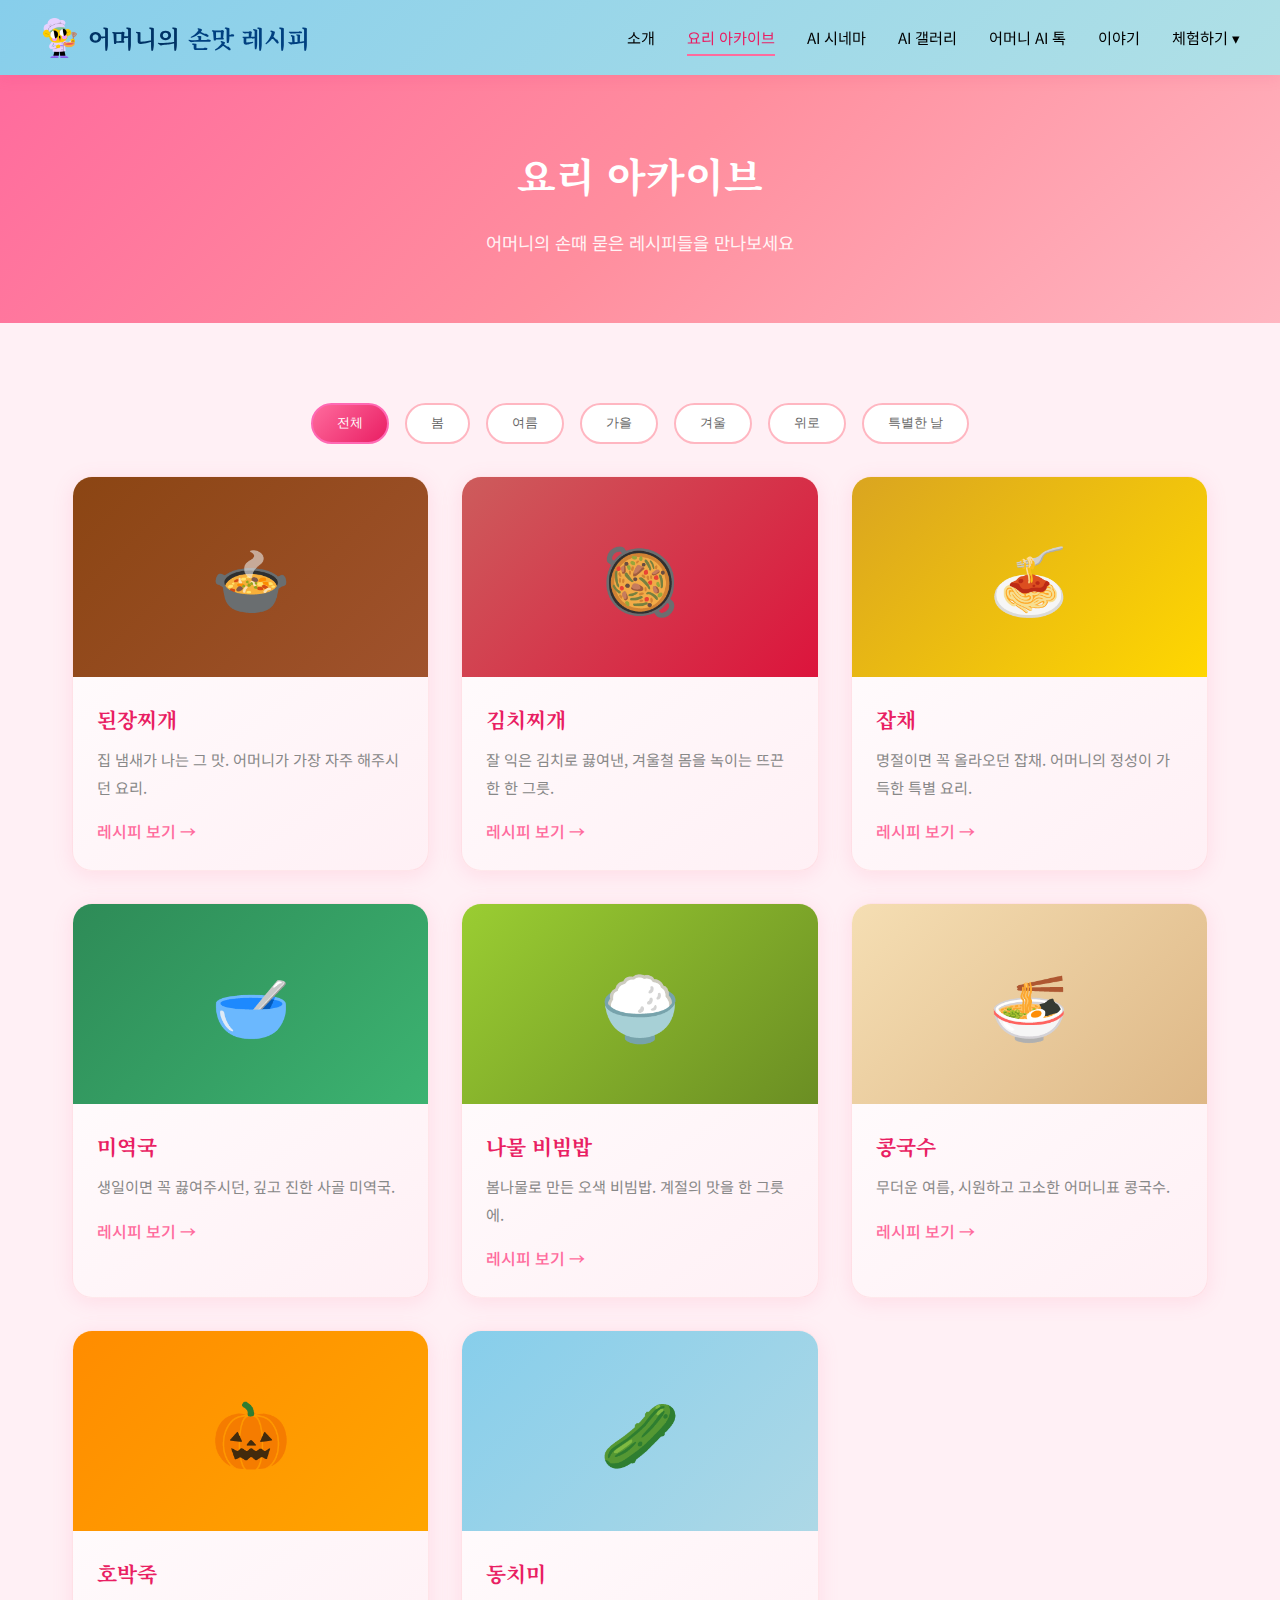
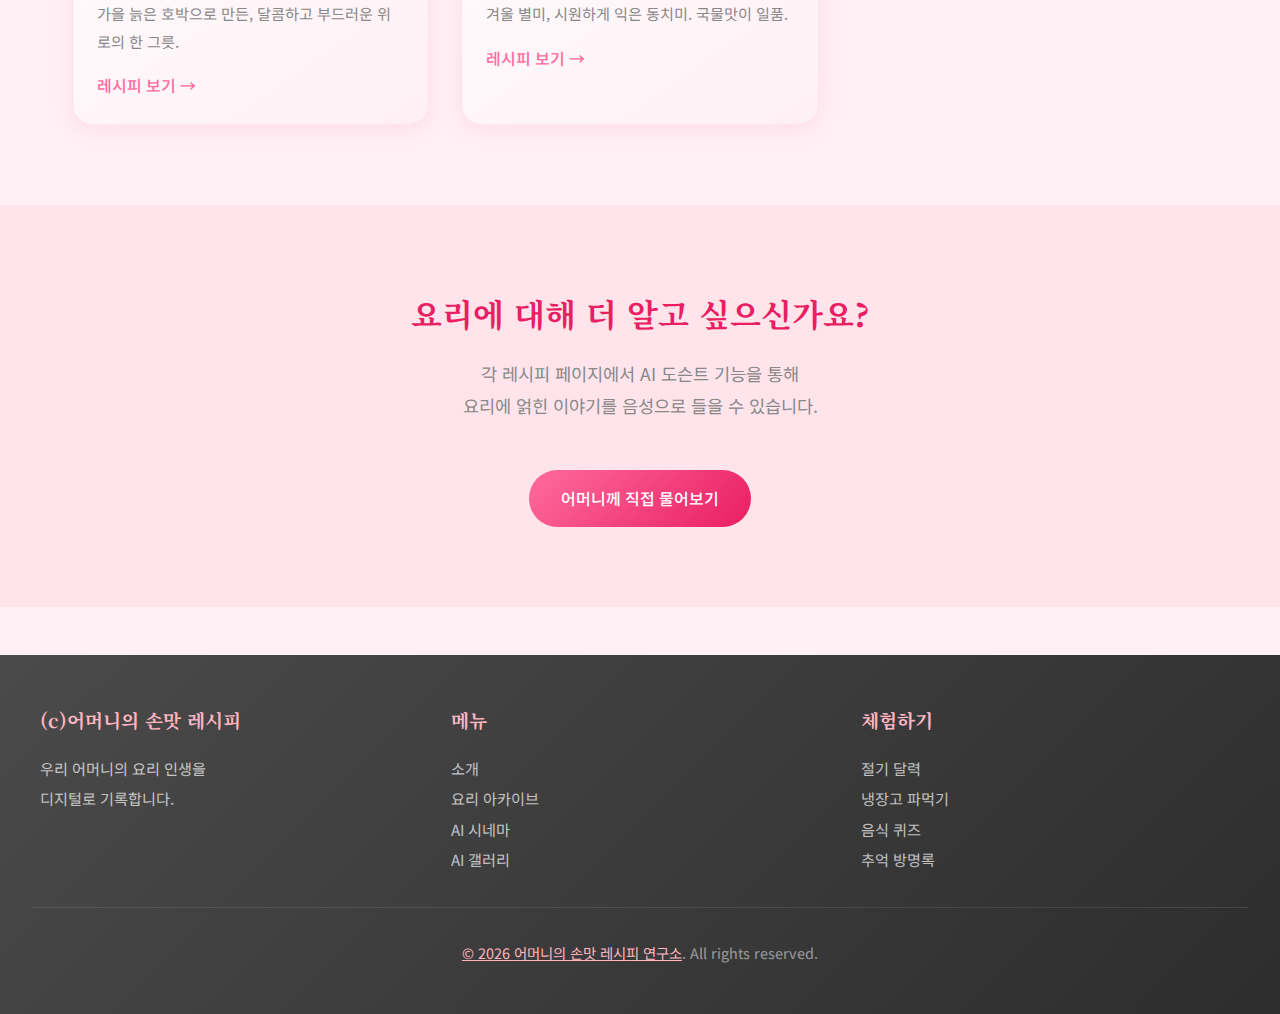
<file: recipes.html>
<!DOCTYPE html>
<html lang="ko">
<head>
    <meta charset="UTF-8">
    <meta name="viewport" content="width=device-width, initial-scale=1.0">
    <title>요리 아카이브 - 어머니의 손맛 레시피</title>
    <meta name="description" content="어머니의 손맛이 담긴 레시피 아카이브">

    <link href="https://fonts.googleapis.com/css2?family=Noto+Sans+KR:wght@300;400;500;700&family=Noto+Serif+KR:wght@400;700&display=swap" rel="stylesheet">
    <link rel="stylesheet" href="css/style.css">
</head>
<body>
    <!-- 헤더 -->
    <header>
        <div class="header-container">
            <a href="index.html" class="logo"><img src="chef.png" alt="어머니"> 어머니의 <span>손맛 레시피</span></a>

            <nav>
                <ul class="nav-menu">
                    <li><a href="about.html">소개</a></li>
                    <li><a href="recipes.html" class="active">요리 아카이브</a></li>
                    <li><a href="cinema.html">AI 시네마</a></li>
                    <li><a href="gallery.html">AI 갤러리</a></li>
                    <li><a href="ai-talk.html">어머니 AI 톡</a></li>
                    <li><a href="story.html">이야기</a></li>
                    <li class="nav-dropdown">
                        <a href="#" class="dropdown-toggle">체험하기 ▾</a>
                        <ul class="dropdown-menu">
                            <li><a href="calendar.html">절기 달력</a></li>
                            <li><a href="ingredients.html">식재료 사전</a></li>
                            <li><a href="fridge.html">냉장고 파먹기</a></li>
                            <li><a href="quiz.html">음식 퀴즈</a></li>
                            <li><a href="guestbook.html">추억 방명록</a></li>
                        </ul>
                    </li>
                </ul>
            </nav>

            <div class="hamburger">
                <span></span>
                <span></span>
                <span></span>
            </div>
        </div>
    </header>

    <!-- 메인 -->
    <main>
        <!-- 페이지 헤더 -->
        <section class="page-header">
            <h1>요리 아카이브</h1>
            <p>어머니의 손때 묻은 레시피들을 만나보세요</p>
        </section>

        <!-- 필터 & 레시피 목록 -->
        <section class="section">
            <div class="container">
                <!-- 필터 바 -->
                <div class="filter-bar">
                    <button class="filter-btn active" data-filter="all">전체</button>
                    <button class="filter-btn" data-filter="spring">봄</button>
                    <button class="filter-btn" data-filter="summer">여름</button>
                    <button class="filter-btn" data-filter="autumn">가을</button>
                    <button class="filter-btn" data-filter="winter">겨울</button>
                    <button class="filter-btn" data-filter="comfort">위로</button>
                    <button class="filter-btn" data-filter="celebration">특별한 날</button>
                </div>

                <!-- 레시피 카드 그리드 -->
                <div class="card-grid">
                    <!-- 된장찌개 -->
                    <div class="card" data-category="comfort">
                        <div class="card-image" style="background: linear-gradient(135deg, #8B4513, #A0522D);">
                            🍲
                        </div>
                        <div class="card-content">
                            <h3 class="card-title">된장찌개</h3>
                            <p class="card-text">집 냄새가 나는 그 맛. 어머니가 가장 자주 해주시던 요리.</p>
                            <a href="recipe-detail.html?id=1" class="card-link">레시피 보기 →</a>
                        </div>
                    </div>

                    <!-- 김치찌개 -->
                    <div class="card" data-category="winter">
                        <div class="card-image" style="background: linear-gradient(135deg, #CD5C5C, #DC143C);">
                            🥘
                        </div>
                        <div class="card-content">
                            <h3 class="card-title">김치찌개</h3>
                            <p class="card-text">잘 익은 김치로 끓여낸, 겨울철 몸을 녹이는 뜨끈한 한 그릇.</p>
                            <a href="recipe-detail.html?id=2" class="card-link">레시피 보기 →</a>
                        </div>
                    </div>

                    <!-- 잡채 -->
                    <div class="card" data-category="celebration">
                        <div class="card-image" style="background: linear-gradient(135deg, #DAA520, #FFD700);">
                            🍝
                        </div>
                        <div class="card-content">
                            <h3 class="card-title">잡채</h3>
                            <p class="card-text">명절이면 꼭 올라오던 잡채. 어머니의 정성이 가득한 특별 요리.</p>
                            <a href="recipe-detail.html?id=3" class="card-link">레시피 보기 →</a>
                        </div>
                    </div>

                    <!-- 미역국 -->
                    <div class="card" data-category="comfort">
                        <div class="card-image" style="background: linear-gradient(135deg, #2E8B57, #3CB371);">
                            🥣
                        </div>
                        <div class="card-content">
                            <h3 class="card-title">미역국</h3>
                            <p class="card-text">생일이면 꼭 끓여주시던, 깊고 진한 사골 미역국.</p>
                            <a href="recipe-detail.html?id=4" class="card-link">레시피 보기 →</a>
                        </div>
                    </div>

                    <!-- 나물 비빔밥 -->
                    <div class="card" data-category="spring">
                        <div class="card-image" style="background: linear-gradient(135deg, #9ACD32, #6B8E23);">
                            🍚
                        </div>
                        <div class="card-content">
                            <h3 class="card-title">나물 비빔밥</h3>
                            <p class="card-text">봄나물로 만든 오색 비빔밥. 계절의 맛을 한 그릇에.</p>
                            <a href="recipe-detail.html?id=5" class="card-link">레시피 보기 →</a>
                        </div>
                    </div>

                    <!-- 콩국수 -->
                    <div class="card" data-category="summer">
                        <div class="card-image" style="background: linear-gradient(135deg, #F5DEB3, #DEB887);">
                            🍜
                        </div>
                        <div class="card-content">
                            <h3 class="card-title">콩국수</h3>
                            <p class="card-text">무더운 여름, 시원하고 고소한 어머니표 콩국수.</p>
                            <a href="recipe-detail.html?id=6" class="card-link">레시피 보기 →</a>
                        </div>
                    </div>

                    <!-- 호박죽 -->
                    <div class="card" data-category="autumn">
                        <div class="card-image" style="background: linear-gradient(135deg, #FF8C00, #FFA500);">
                            🎃
                        </div>
                        <div class="card-content">
                            <h3 class="card-title">호박죽</h3>
                            <p class="card-text">가을 늙은 호박으로 만든, 달콤하고 부드러운 위로의 한 그릇.</p>
                            <a href="recipe-detail.html?id=7" class="card-link">레시피 보기 →</a>
                        </div>
                    </div>

                    <!-- 동치미 -->
                    <div class="card" data-category="winter">
                        <div class="card-image" style="background: linear-gradient(135deg, #87CEEB, #ADD8E6);">
                            🥒
                        </div>
                        <div class="card-content">
                            <h3 class="card-title">동치미</h3>
                            <p class="card-text">겨울 별미, 시원하게 익은 동치미. 국물맛이 일품.</p>
                            <a href="recipe-detail.html?id=8" class="card-link">레시피 보기 →</a>
                        </div>
                    </div>
                </div>
            </div>
        </section>

        <!-- AI 도슨트 안내 -->
        <section class="section" style="background: var(--bg-warm);">
            <div class="container text-center">
                <h2 class="section-title">요리에 대해 더 알고 싶으신가요?</h2>
                <p class="section-subtitle">
                    각 레시피 페이지에서 AI 도슨트 기능을 통해<br>
                    요리에 얽힌 이야기를 음성으로 들을 수 있습니다.
                </p>
                <a href="ai-talk.html" class="btn btn-primary">어머니께 직접 물어보기</a>
            </div>
        </section>
    </main>

    <!-- 푸터 -->
    <footer>
        <div class="footer-container">
            <div class="footer-section">
                <h3>(c)어머니의 손맛 레시피</h3>
                <p>우리 어머니의 요리 인생을<br>디지털로 기록합니다.</p>
            </div>
            <div class="footer-section">
                <h3>메뉴</h3>
                <p><a href="about.html">소개</a></p>
                <p><a href="recipes.html">요리 아카이브</a></p>
                <p><a href="cinema.html">AI 시네마</a></p>
                <p><a href="gallery.html">AI 갤러리</a></p>
            </div>
            <div class="footer-section">
                <h3>체험하기</h3>
                <p><a href="calendar.html">절기 달력</a></p>
                <p><a href="fridge.html">냉장고 파먹기</a></p>
                <p><a href="quiz.html">음식 퀴즈</a></p>
                <p><a href="guestbook.html">추억 방명록</a></p>
            </div>
        </div>
        <div class="footer-bottom">
            <p><a href="lab.html" style="color: #FFB6C1; text-decoration: underline;">&copy; 2026 어머니의 손맛 레시피 연구소</a>. All rights reserved.</p>
        </div>
    </footer>

    <script src="js/main.js"></script>
</body>
</html>
</file>
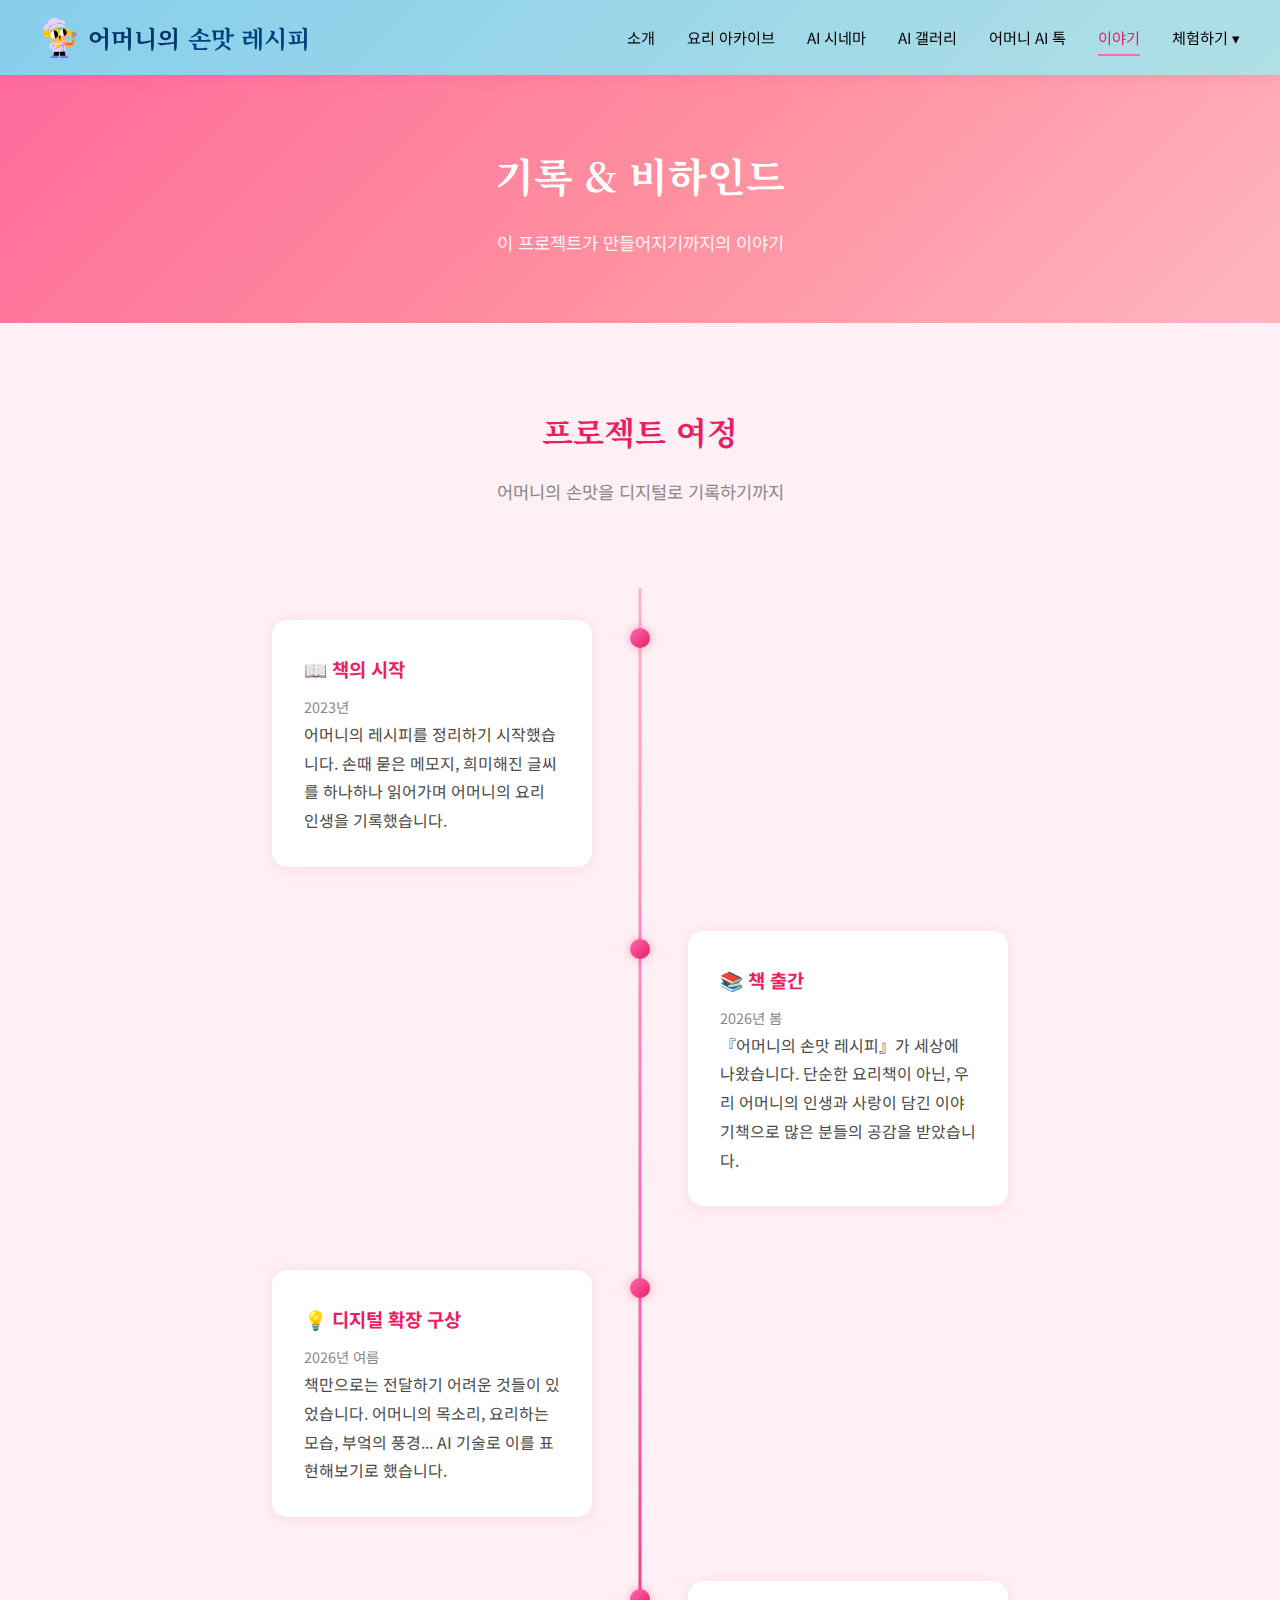
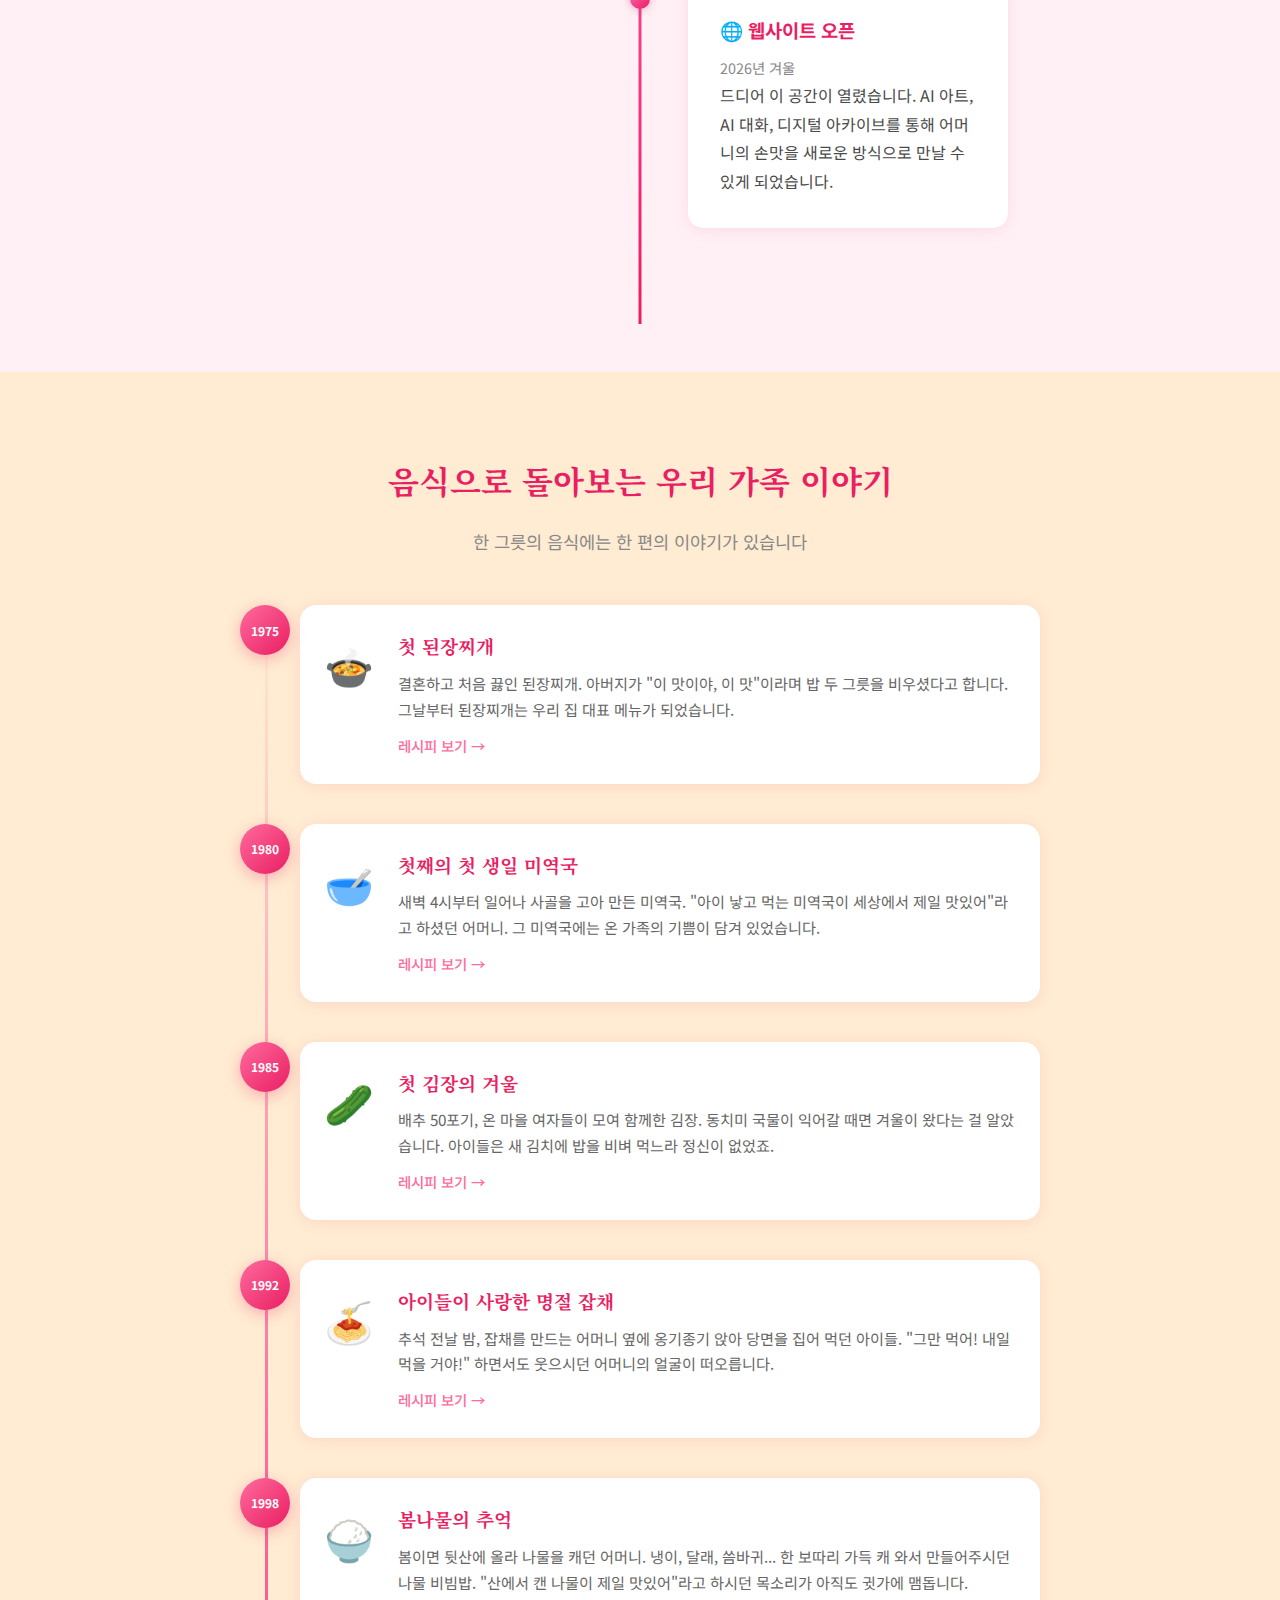
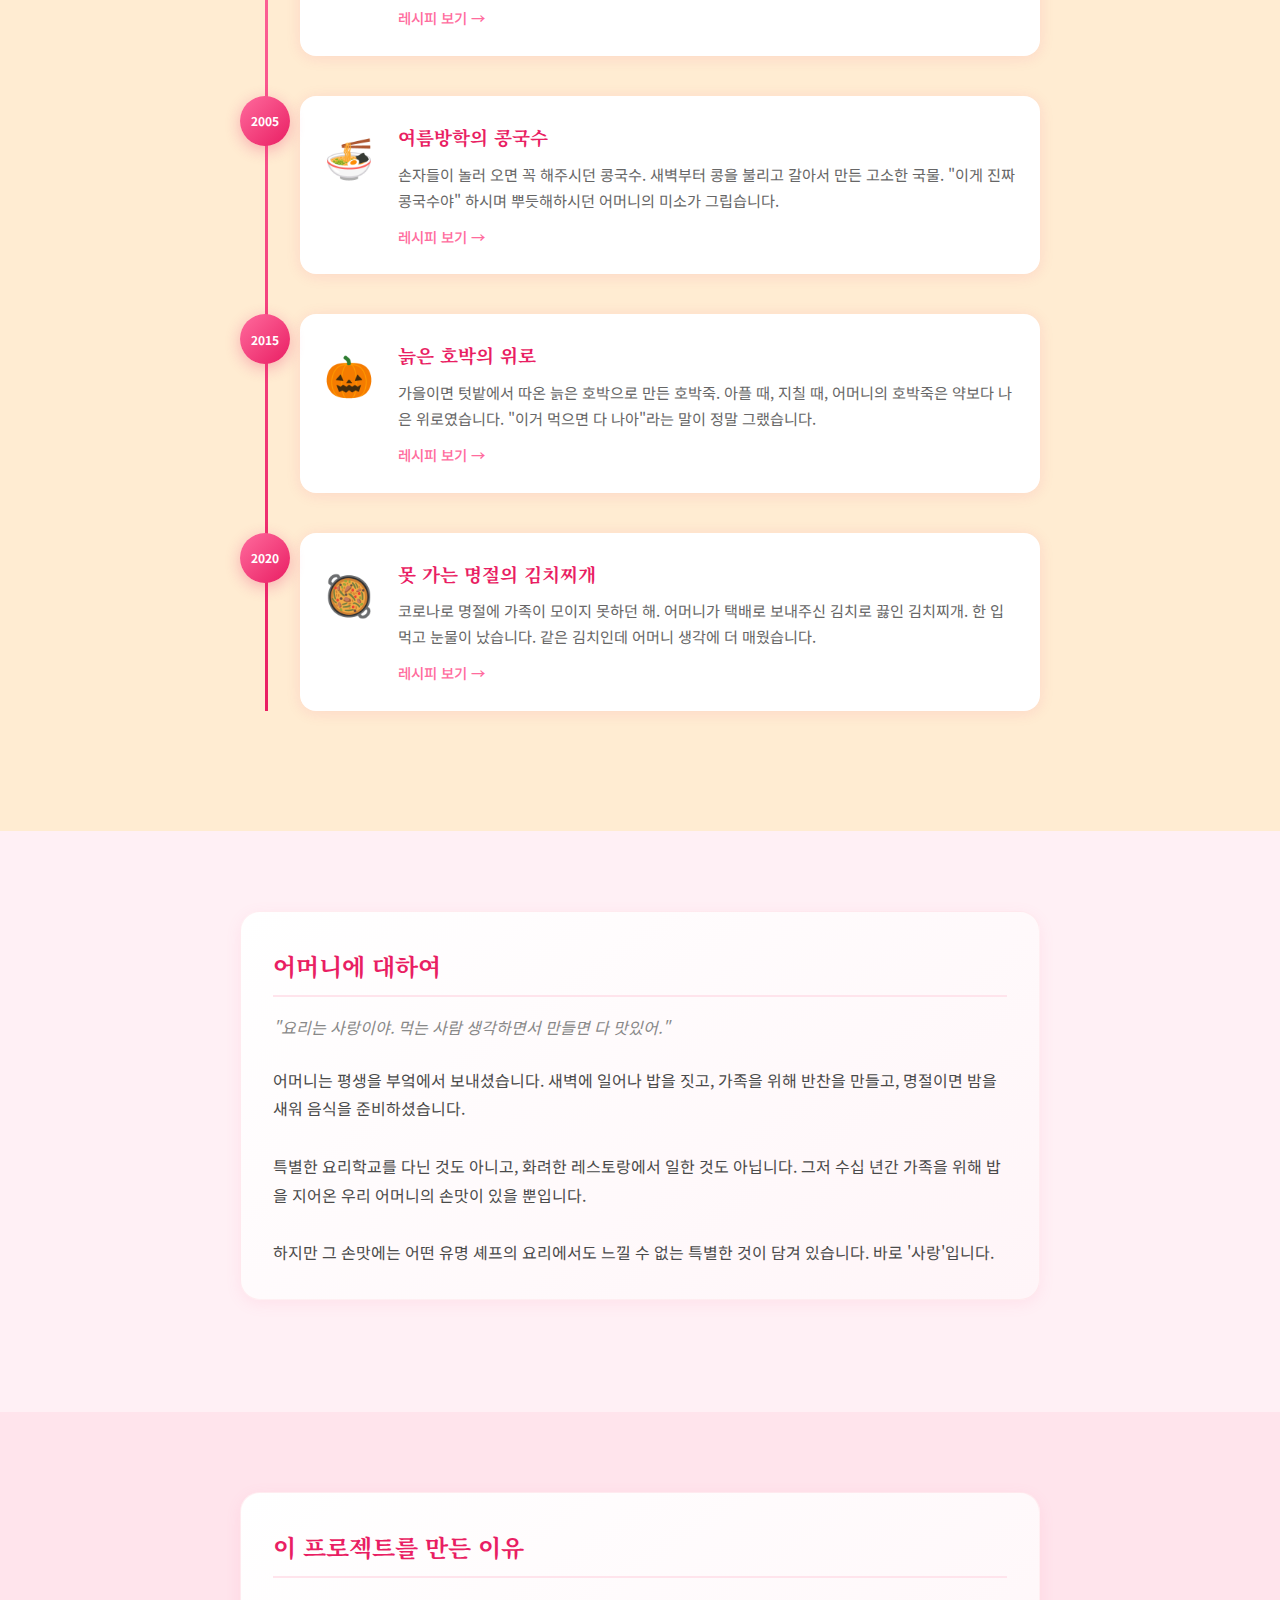
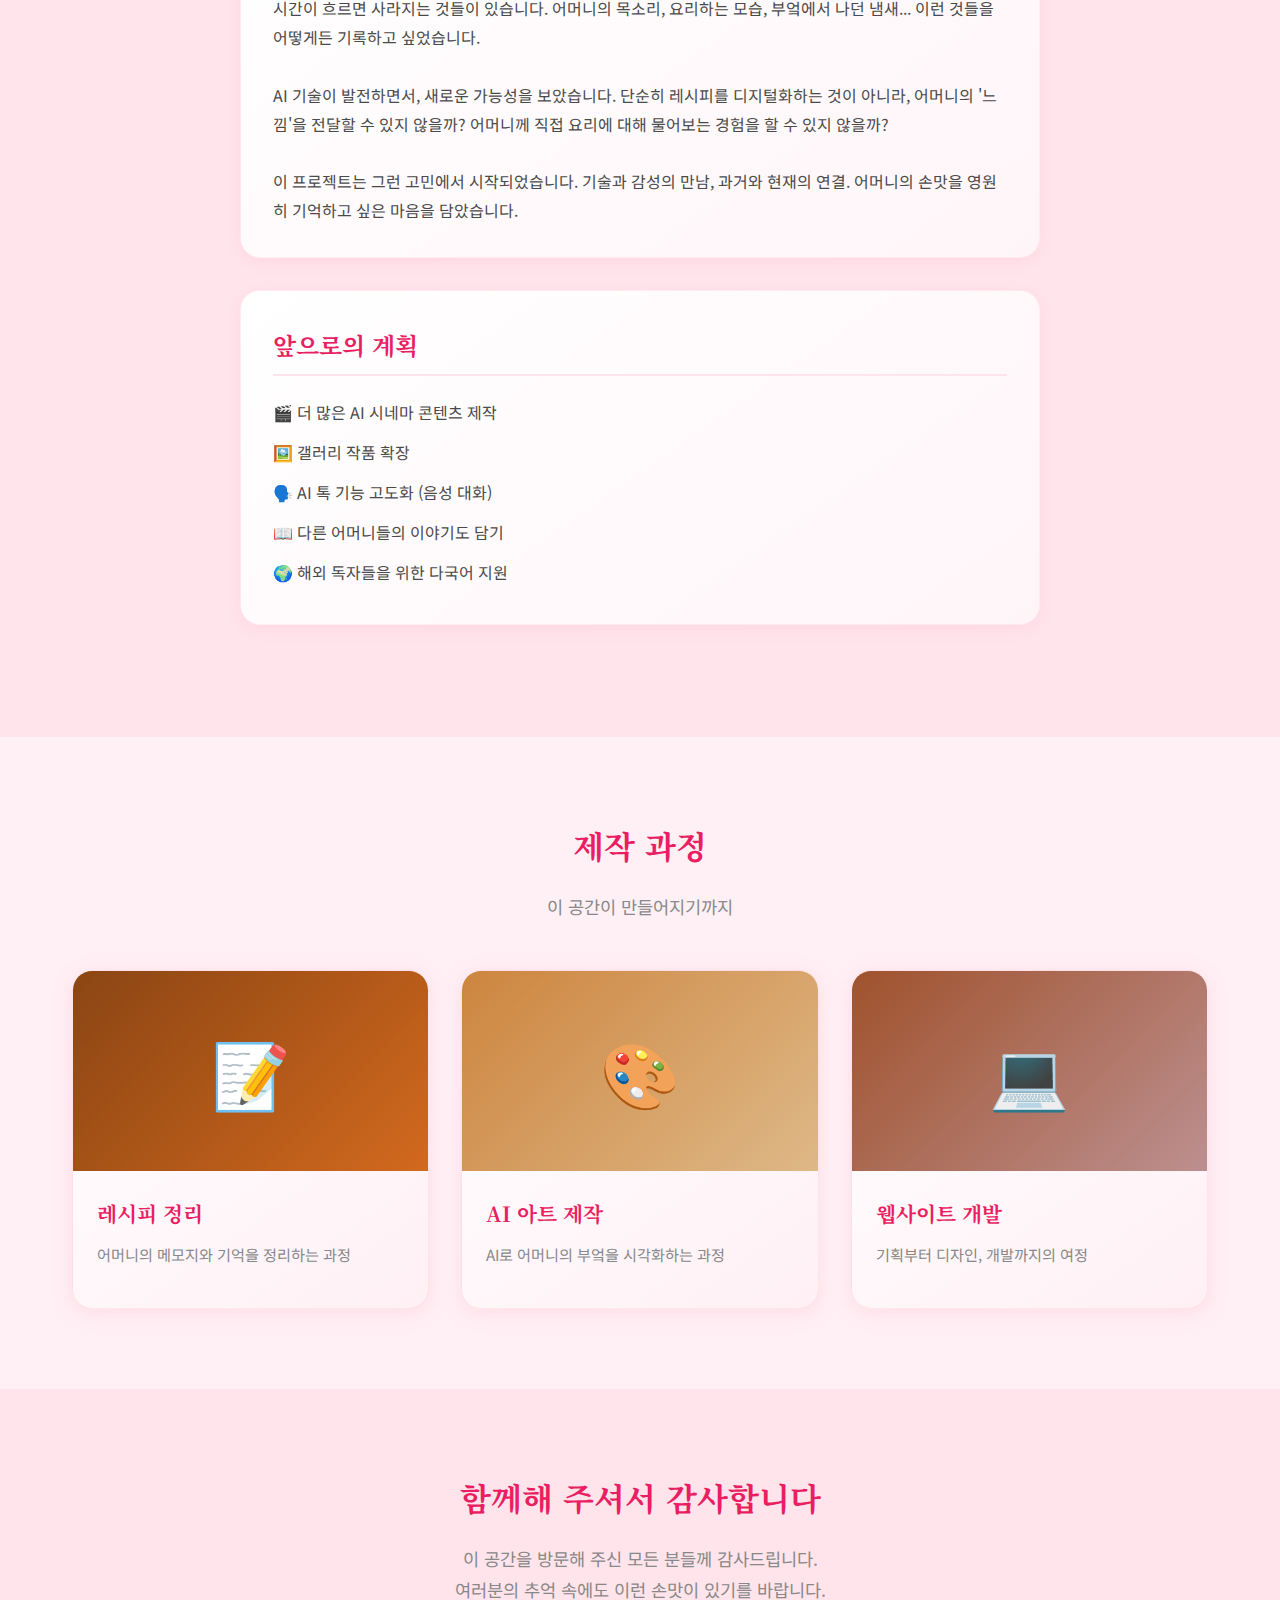
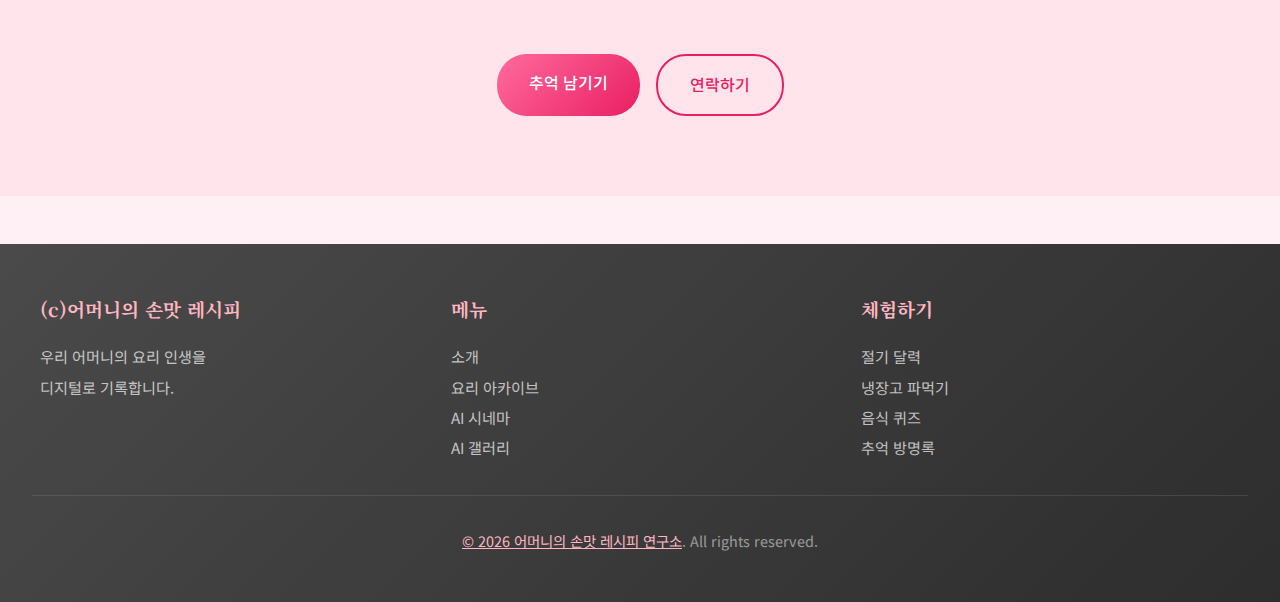
<file: story.html>
<!DOCTYPE html>
<html lang="ko">
<head>
    <meta charset="UTF-8">
    <meta name="viewport" content="width=device-width, initial-scale=1.0">
    <title>이야기 - 어머니의 손맛 레시피</title>
    <meta name="description" content="프로젝트의 비하인드 스토리와 어머니 이야기">

    <link href="https://fonts.googleapis.com/css2?family=Noto+Sans+KR:wght@300;400;500;700&family=Noto+Serif+KR:wght@400;700&display=swap" rel="stylesheet">
    <link rel="stylesheet" href="css/style.css">
</head>
<body>
    <!-- 헤더 -->
    <header>
        <div class="header-container">
            <a href="index.html" class="logo"><img src="chef.png" alt="어머니"> 어머니의 <span>손맛 레시피</span></a>

            <nav>
                <ul class="nav-menu">
                    <li><a href="about.html">소개</a></li>
                    <li><a href="recipes.html">요리 아카이브</a></li>
                    <li><a href="cinema.html">AI 시네마</a></li>
                    <li><a href="gallery.html">AI 갤러리</a></li>
                    <li><a href="ai-talk.html">어머니 AI 톡</a></li>
                    <li><a href="story.html" class="active">이야기</a></li>
                    <li class="nav-dropdown">
                        <a href="#" class="dropdown-toggle">체험하기 ▾</a>
                        <ul class="dropdown-menu">
                            <li><a href="calendar.html">절기 달력</a></li>
                            <li><a href="ingredients.html">식재료 사전</a></li>
                            <li><a href="fridge.html">냉장고 파먹기</a></li>
                            <li><a href="quiz.html">음식 퀴즈</a></li>
                            <li><a href="guestbook.html">추억 방명록</a></li>
                        </ul>
                    </li>
                </ul>
            </nav>

            <div class="hamburger">
                <span></span>
                <span></span>
                <span></span>
            </div>
        </div>
    </header>

    <!-- 메인 -->
    <main>
        <!-- 페이지 헤더 -->
        <section class="page-header">
            <h1>기록 & 비하인드</h1>
            <p>이 프로젝트가 만들어지기까지의 이야기</p>
        </section>

        <!-- 타임라인 섹션 -->
        <section class="section">
            <div class="container">
                <h2 class="section-title">프로젝트 여정</h2>
                <p class="section-subtitle">어머니의 손맛을 디지털로 기록하기까지</p>

                <div class="timeline">
                    <div class="timeline-item">
                        <div class="timeline-dot"></div>
                        <div class="timeline-content">
                            <h3 style="color: var(--primary-color); margin-bottom: 0.5rem;">📖 책의 시작</h3>
                            <p style="color: var(--text-muted); font-size: 0.9rem;">2023년</p>
                            <p>어머니의 레시피를 정리하기 시작했습니다. 손때 묻은 메모지, 희미해진 글씨를 하나하나 읽어가며 어머니의 요리 인생을 기록했습니다.</p>
                        </div>
                    </div>
                    <div class="timeline-item">
                        <div class="timeline-dot"></div>
                        <div class="timeline-content">
                            <h3 style="color: var(--primary-color); margin-bottom: 0.5rem;">📚 책 출간</h3>
                            <p style="color: var(--text-muted); font-size: 0.9rem;">2026년 봄</p>
                            <p>『어머니의 손맛 레시피』가 세상에 나왔습니다. 단순한 요리책이 아닌, 우리 어머니의 인생과 사랑이 담긴 이야기책으로 많은 분들의 공감을 받았습니다.</p>
                        </div>
                    </div>
                    <div class="timeline-item">
                        <div class="timeline-dot"></div>
                        <div class="timeline-content">
                            <h3 style="color: var(--primary-color); margin-bottom: 0.5rem;">💡 디지털 확장 구상</h3>
                            <p style="color: var(--text-muted); font-size: 0.9rem;">2026년 여름</p>
                            <p>책만으로는 전달하기 어려운 것들이 있었습니다. 어머니의 목소리, 요리하는 모습, 부엌의 풍경... AI 기술로 이를 표현해보기로 했습니다.</p>
                        </div>
                    </div>
                    <div class="timeline-item">
                        <div class="timeline-dot"></div>
                        <div class="timeline-content">
                            <h3 style="color: var(--primary-color); margin-bottom: 0.5rem;">🌐 웹사이트 오픈</h3>
                            <p style="color: var(--text-muted); font-size: 0.9rem;">2026년 겨울</p>
                            <p>드디어 이 공간이 열렸습니다. AI 아트, AI 대화, 디지털 아카이브를 통해 어머니의 손맛을 새로운 방식으로 만날 수 있게 되었습니다.</p>
                        </div>
                    </div>
                </div>
            </div>
        </section>

        <!-- 음식 추억 타임라인 (새 기능) -->
        <section class="section" style="background: var(--bg-peach);">
            <div class="container">
                <h2 class="section-title">음식으로 돌아보는 우리 가족 이야기</h2>
                <p class="section-subtitle">한 그릇의 음식에는 한 편의 이야기가 있습니다</p>

                <div class="food-timeline">
                    <div class="food-timeline-item" data-year="1975">
                        <div class="food-timeline-year">1975</div>
                        <div class="food-timeline-card">
                            <div class="food-timeline-emoji">🍲</div>
                            <div class="food-timeline-info">
                                <h3>첫 된장찌개</h3>
                                <p class="food-timeline-desc">결혼하고 처음 끓인 된장찌개. 아버지가 "이 맛이야, 이 맛"이라며 밥 두 그릇을 비우셨다고 합니다. 그날부터 된장찌개는 우리 집 대표 메뉴가 되었습니다.</p>
                                <a href="recipe-detail.html?id=1" class="food-timeline-link">레시피 보기 →</a>
                            </div>
                        </div>
                    </div>

                    <div class="food-timeline-item" data-year="1980">
                        <div class="food-timeline-year">1980</div>
                        <div class="food-timeline-card">
                            <div class="food-timeline-emoji">🥣</div>
                            <div class="food-timeline-info">
                                <h3>첫째의 첫 생일 미역국</h3>
                                <p class="food-timeline-desc">새벽 4시부터 일어나 사골을 고아 만든 미역국. "아이 낳고 먹는 미역국이 세상에서 제일 맛있어"라고 하셨던 어머니. 그 미역국에는 온 가족의 기쁨이 담겨 있었습니다.</p>
                                <a href="recipe-detail.html?id=4" class="food-timeline-link">레시피 보기 →</a>
                            </div>
                        </div>
                    </div>

                    <div class="food-timeline-item" data-year="1985">
                        <div class="food-timeline-year">1985</div>
                        <div class="food-timeline-card">
                            <div class="food-timeline-emoji">🥒</div>
                            <div class="food-timeline-info">
                                <h3>첫 김장의 겨울</h3>
                                <p class="food-timeline-desc">배추 50포기, 온 마을 여자들이 모여 함께한 김장. 동치미 국물이 익어갈 때면 겨울이 왔다는 걸 알았습니다. 아이들은 새 김치에 밥을 비벼 먹느라 정신이 없었죠.</p>
                                <a href="recipe-detail.html?id=8" class="food-timeline-link">레시피 보기 →</a>
                            </div>
                        </div>
                    </div>

                    <div class="food-timeline-item" data-year="1992">
                        <div class="food-timeline-year">1992</div>
                        <div class="food-timeline-card">
                            <div class="food-timeline-emoji">🍝</div>
                            <div class="food-timeline-info">
                                <h3>아이들이 사랑한 명절 잡채</h3>
                                <p class="food-timeline-desc">추석 전날 밤, 잡채를 만드는 어머니 옆에 옹기종기 앉아 당면을 집어 먹던 아이들. "그만 먹어! 내일 먹을 거야!" 하면서도 웃으시던 어머니의 얼굴이 떠오릅니다.</p>
                                <a href="recipe-detail.html?id=3" class="food-timeline-link">레시피 보기 →</a>
                            </div>
                        </div>
                    </div>

                    <div class="food-timeline-item" data-year="1998">
                        <div class="food-timeline-year">1998</div>
                        <div class="food-timeline-card">
                            <div class="food-timeline-emoji">🍚</div>
                            <div class="food-timeline-info">
                                <h3>봄나물의 추억</h3>
                                <p class="food-timeline-desc">봄이면 뒷산에 올라 나물을 캐던 어머니. 냉이, 달래, 씀바귀... 한 보따리 가득 캐 와서 만들어주시던 나물 비빔밥. "산에서 캔 나물이 제일 맛있어"라고 하시던 목소리가 아직도 귓가에 맴돕니다.</p>
                                <a href="recipe-detail.html?id=5" class="food-timeline-link">레시피 보기 →</a>
                            </div>
                        </div>
                    </div>

                    <div class="food-timeline-item" data-year="2005">
                        <div class="food-timeline-year">2005</div>
                        <div class="food-timeline-card">
                            <div class="food-timeline-emoji">🍜</div>
                            <div class="food-timeline-info">
                                <h3>여름방학의 콩국수</h3>
                                <p class="food-timeline-desc">손자들이 놀러 오면 꼭 해주시던 콩국수. 새벽부터 콩을 불리고 갈아서 만든 고소한 국물. "이게 진짜 콩국수야" 하시며 뿌듯해하시던 어머니의 미소가 그립습니다.</p>
                                <a href="recipe-detail.html?id=6" class="food-timeline-link">레시피 보기 →</a>
                            </div>
                        </div>
                    </div>

                    <div class="food-timeline-item" data-year="2015">
                        <div class="food-timeline-year">2015</div>
                        <div class="food-timeline-card">
                            <div class="food-timeline-emoji">🎃</div>
                            <div class="food-timeline-info">
                                <h3>늙은 호박의 위로</h3>
                                <p class="food-timeline-desc">가을이면 텃밭에서 따온 늙은 호박으로 만든 호박죽. 아플 때, 지칠 때, 어머니의 호박죽은 약보다 나은 위로였습니다. "이거 먹으면 다 나아"라는 말이 정말 그랬습니다.</p>
                                <a href="recipe-detail.html?id=7" class="food-timeline-link">레시피 보기 →</a>
                            </div>
                        </div>
                    </div>

                    <div class="food-timeline-item" data-year="2020">
                        <div class="food-timeline-year">2020</div>
                        <div class="food-timeline-card">
                            <div class="food-timeline-emoji">🥘</div>
                            <div class="food-timeline-info">
                                <h3>못 가는 명절의 김치찌개</h3>
                                <p class="food-timeline-desc">코로나로 명절에 가족이 모이지 못하던 해. 어머니가 택배로 보내주신 김치로 끓인 김치찌개. 한 입 먹고 눈물이 났습니다. 같은 김치인데 어머니 생각에 더 매웠습니다.</p>
                                <a href="recipe-detail.html?id=2" class="food-timeline-link">레시피 보기 →</a>
                            </div>
                        </div>
                    </div>
                </div>
            </div>
        </section>

        <!-- 어머니 이야기 -->
        <section class="section">
            <div class="container">
                <div class="recipe-detail" style="padding: 0;">
                    <div class="recipe-section">
                        <h2>어머니에 대하여</h2>
                        <p style="font-style: italic; color: var(--text-muted); margin-bottom: 1.5rem;">
                            "요리는 사랑이야. 먹는 사람 생각하면서 만들면 다 맛있어."
                        </p>
                        <p>
                            어머니는 평생을 부엌에서 보내셨습니다. 새벽에 일어나 밥을 짓고,
                            가족을 위해 반찬을 만들고, 명절이면 밤을 새워 음식을 준비하셨습니다.
                        </p>
                        <br>
                        <p>
                            특별한 요리학교를 다닌 것도 아니고, 화려한 레스토랑에서 일한 것도 아닙니다.
                            그저 수십 년간 가족을 위해 밥을 지어온 우리 어머니의 손맛이 있을 뿐입니다.
                        </p>
                        <br>
                        <p>
                            하지만 그 손맛에는 어떤 유명 셰프의 요리에서도 느낄 수 없는
                            특별한 것이 담겨 있습니다. 바로 '사랑'입니다.
                        </p>
                    </div>
                </div>
            </div>
        </section>

        <!-- 왜 이 프로젝트를 만들었나 -->
        <section class="section" style="background: var(--bg-warm);">
            <div class="container">
                <div class="recipe-detail" style="padding: 0;">
                    <div class="recipe-section">
                        <h2>이 프로젝트를 만든 이유</h2>
                        <p>
                            시간이 흐르면 사라지는 것들이 있습니다. 어머니의 목소리, 요리하는 모습,
                            부엌에서 나던 냄새... 이런 것들을 어떻게든 기록하고 싶었습니다.
                        </p>
                        <br>
                        <p>
                            AI 기술이 발전하면서, 새로운 가능성을 보았습니다.
                            단순히 레시피를 디지털화하는 것이 아니라, 어머니의 '느낌'을 전달할 수 있지 않을까?
                            어머니께 직접 요리에 대해 물어보는 경험을 할 수 있지 않을까?
                        </p>
                        <br>
                        <p>
                            이 프로젝트는 그런 고민에서 시작되었습니다. 기술과 감성의 만남,
                            과거와 현재의 연결. 어머니의 손맛을 영원히 기억하고 싶은 마음을 담았습니다.
                        </p>
                    </div>

                    <div class="recipe-section">
                        <h2>앞으로의 계획</h2>
                        <ul style="list-style: none; line-height: 2.5;">
                            <li>🎬 더 많은 AI 시네마 콘텐츠 제작</li>
                            <li>🖼️ 갤러리 작품 확장</li>
                            <li>🗣️ AI 톡 기능 고도화 (음성 대화)</li>
                            <li>📖 다른 어머니들의 이야기도 담기</li>
                            <li>🌍 해외 독자들을 위한 다국어 지원</li>
                        </ul>
                    </div>
                </div>
            </div>
        </section>

        <!-- 제작 과정 사진 -->
        <section class="section">
            <div class="container">
                <h2 class="section-title">제작 과정</h2>
                <p class="section-subtitle">이 공간이 만들어지기까지</p>

                <div class="card-grid">
                    <div class="card">
                        <div class="card-image" style="background: linear-gradient(135deg, #8B4513, #D2691E);">
                            📝
                        </div>
                        <div class="card-content">
                            <h3 class="card-title">레시피 정리</h3>
                            <p class="card-text">어머니의 메모지와 기억을 정리하는 과정</p>
                        </div>
                    </div>

                    <div class="card">
                        <div class="card-image" style="background: linear-gradient(135deg, #CD853F, #DEB887);">
                            🎨
                        </div>
                        <div class="card-content">
                            <h3 class="card-title">AI 아트 제작</h3>
                            <p class="card-text">AI로 어머니의 부엌을 시각화하는 과정</p>
                        </div>
                    </div>

                    <div class="card">
                        <div class="card-image" style="background: linear-gradient(135deg, #A0522D, #BC8F8F);">
                            💻
                        </div>
                        <div class="card-content">
                            <h3 class="card-title">웹사이트 개발</h3>
                            <p class="card-text">기획부터 디자인, 개발까지의 여정</p>
                        </div>
                    </div>
                </div>
            </div>
        </section>

        <!-- CTA -->
        <section class="section" style="background: var(--bg-warm);">
            <div class="container text-center">
                <h2 class="section-title">함께해 주셔서 감사합니다</h2>
                <p class="section-subtitle">
                    이 공간을 방문해 주신 모든 분들께 감사드립니다.<br>
                    여러분의 추억 속에도 이런 손맛이 있기를 바랍니다.
                </p>
                <div style="display:flex; gap:1rem; justify-content:center; flex-wrap:wrap;">
                    <a href="guestbook.html" class="btn btn-primary">추억 남기기</a>
                    <a href="contact.html" class="btn btn-outline">연락하기</a>
                </div>
            </div>
        </section>
    </main>

    <!-- 푸터 -->
    <footer>
        <div class="footer-container">
            <div class="footer-section">
                <h3>(c)어머니의 손맛 레시피</h3>
                <p>우리 어머니의 요리 인생을<br>디지털로 기록합니다.</p>
            </div>
            <div class="footer-section">
                <h3>메뉴</h3>
                <p><a href="about.html">소개</a></p>
                <p><a href="recipes.html">요리 아카이브</a></p>
                <p><a href="cinema.html">AI 시네마</a></p>
                <p><a href="gallery.html">AI 갤러리</a></p>
            </div>
            <div class="footer-section">
                <h3>체험하기</h3>
                <p><a href="calendar.html">절기 달력</a></p>
                <p><a href="fridge.html">냉장고 파먹기</a></p>
                <p><a href="quiz.html">음식 퀴즈</a></p>
                <p><a href="guestbook.html">추억 방명록</a></p>
            </div>
        </div>
        <div class="footer-bottom">
            <p><a href="lab.html" style="color: #FFB6C1; text-decoration: underline;">&copy; 2026 어머니의 손맛 레시피 연구소</a>. All rights reserved.</p>
        </div>
    </footer>

    <script src="js/main.js"></script>
</body>
</html>
</file>
<file: css/style.css>
/* ===================================
   어머니의 손맛 레시피 - 공통 스타일
   =================================== */

/* CSS 변수 */
:root {
    --primary-color: #E91E63;
    --secondary-color: #FF6B9D;
    --accent-color: #FFB6C1;
    --bg-cream: #FFF0F5;
    --bg-warm: #FFE4EC;
    --bg-lavender: #F3E5F5;
    --bg-peach: #FFECD2;
    --text-dark: #4A4A4A;
    --text-light: #666666;
    --text-muted: #888888;
    --border-color: #F8BBD9;
    --shadow-soft: 0 2px 15px rgba(233, 30, 99, 0.1);
    --shadow-hover: 0 5px 25px rgba(233, 30, 99, 0.2);
    --transition: all 0.3s ease;
    --font-title: 'Noto Serif KR', Georgia, serif;
    --font-body: 'Noto Sans KR', -apple-system, sans-serif;
}

/* 기본 리셋 */
* {
    margin: 0;
    padding: 0;
    box-sizing: border-box;
}

html {
    scroll-behavior: smooth;
}

body {
    font-family: var(--font-body);
    background-color: var(--bg-cream);
    color: var(--text-dark);
    line-height: 1.8;
    font-size: 16px;
}

a {
    text-decoration: none;
    color: inherit;
    transition: var(--transition);
}

img {
    max-width: 100%;
    height: auto;
}

/* ===================================
   헤더 & 네비게이션
   =================================== */
header {
    background: linear-gradient(135deg, #87CEEB 0%, #B0E0E6 100%);
    padding: 1rem 2rem;
    position: sticky;
    top: 0;
    z-index: 1000;
    box-shadow: var(--shadow-soft);
}

.header-container {
    max-width: 1200px;
    margin: 0 auto;
    display: flex;
    justify-content: space-between;
    align-items: center;
}

.logo {
    font-family: var(--font-title);
    font-size: 1.5rem;
    color: #003366;
    font-weight: 700;
    display: flex;
    align-items: center;
    gap: 0.5rem;
}

.logo img {
    width: 40px;
    height: 40px;
    object-fit: contain;
}

.logo span {
    color: #004080;
}

/* 데스크톱 네비게이션 */
.nav-menu {
    display: flex;
    list-style: none;
    gap: 2rem;
    align-items: center;
}

.nav-menu a {
    font-size: 0.95rem;
    color: #000000;
    padding: 0.5rem 0;
    position: relative;
}

.nav-menu a::after {
    content: '';
    position: absolute;
    bottom: 0;
    left: 0;
    width: 0;
    height: 2px;
    background: var(--secondary-color);
    transition: var(--transition);
}

.nav-menu a:hover::after,
.nav-menu a.active::after {
    width: 100%;
}

.nav-menu a:hover,
.nav-menu a.active {
    color: var(--primary-color);
}

/* 드롭다운 메뉴 */
.nav-dropdown {
    position: relative;
}

.dropdown-toggle {
    cursor: pointer;
}

.dropdown-menu {
    display: none;
    position: absolute;
    top: 100%;
    right: 0;
    background: white;
    border-radius: 12px;
    box-shadow: 0 8px 30px rgba(0,0,0,0.15);
    min-width: 180px;
    padding: 0.5rem 0;
    list-style: none;
    z-index: 1001;
    border: 1px solid rgba(255, 182, 193, 0.3);
}

.dropdown-menu li a {
    display: block;
    padding: 0.6rem 1.2rem;
    font-size: 0.9rem;
    color: var(--text-light);
    white-space: nowrap;
}

.dropdown-menu li a::after {
    display: none;
}

.dropdown-menu li a:hover,
.dropdown-menu li a.active {
    background: var(--bg-warm);
    color: var(--primary-color);
}

.nav-dropdown:hover .dropdown-menu,
.nav-dropdown.open .dropdown-menu {
    display: block;
}

/* 햄버거 메뉴 */
.hamburger {
    display: none;
    flex-direction: column;
    cursor: pointer;
    gap: 5px;
}

.hamburger span {
    width: 25px;
    height: 3px;
    background: var(--primary-color);
    transition: var(--transition);
}

/* ===================================
   메인 콘텐츠 영역
   =================================== */
main {
    min-height: calc(100vh - 200px);
}

.container {
    max-width: 1200px;
    margin: 0 auto;
    padding: 0 2rem;
}

/* 히어로 섹션 */
.hero {
    position: relative;
    height: 70vh;
    min-height: 500px;
    display: flex;
    align-items: center;
    justify-content: center;
    text-align: center;
    background: linear-gradient(rgba(62, 39, 35, 0.4), rgba(62, 39, 35, 0.6)),
                url('data:image/svg+xml,<svg xmlns="http://www.w3.org/2000/svg" viewBox="0 0 100 100"><rect fill="%23D2691E" width="100" height="100" opacity="0.1"/></svg>');
    background-size: cover;
    background-position: center;
    color: white;
}

.hero-content {
    max-width: 700px;
    padding: 2rem;
}

.hero h1 {
    font-family: var(--font-title);
    font-size: 2.5rem;
    margin-bottom: 1.5rem;
    line-height: 1.4;
    color: #FFD700;
    text-shadow: 2px 2px 4px rgba(0,0,0,0.3);
}

.hero p {
    font-size: 1.2rem;
    margin-bottom: 2rem;
    opacity: 0.95;
}

.hero-buttons {
    display: flex;
    gap: 1rem;
    justify-content: center;
    flex-wrap: wrap;
}

/* 버튼 스타일 */
.btn {
    display: inline-block;
    padding: 0.9rem 2rem;
    border-radius: 30px;
    font-weight: 500;
    cursor: pointer;
    transition: var(--transition);
    border: none;
    font-size: 1rem;
}

.btn-primary {
    background: linear-gradient(135deg, #FF6B9D 0%, #E91E63 100%);
    color: white;
}

.btn-primary:hover {
    background: linear-gradient(135deg, #FF8E9E 0%, #FF6B9D 100%);
    transform: translateY(-2px);
    box-shadow: 0 5px 20px rgba(233, 30, 99, 0.4);
}

.btn-secondary {
    background: transparent;
    color: white;
    border: 2px solid white;
}

.btn-secondary:hover {
    background: white;
    color: var(--primary-color);
}

.btn-outline {
    background: transparent;
    color: var(--primary-color);
    border: 2px solid var(--primary-color);
}

.btn-outline:hover {
    background: var(--primary-color);
    color: white;
}

/* 섹션 공통 */
.section {
    padding: 5rem 0;
}

.section-title {
    font-family: var(--font-title);
    font-size: 2rem;
    color: var(--primary-color);
    text-align: center;
    margin-bottom: 1rem;
}

.section-subtitle {
    text-align: center;
    color: var(--text-muted);
    margin-bottom: 3rem;
    font-size: 1.1rem;
}

/* 카드 그리드 */
.card-grid {
    display: grid;
    grid-template-columns: repeat(auto-fit, minmax(300px, 1fr));
    gap: 2rem;
}

.card {
    background: linear-gradient(145deg, #ffffff 0%, #FFF0F5 100%);
    border-radius: 20px;
    overflow: hidden;
    box-shadow: 0 4px 20px rgba(255, 107, 157, 0.15);
    transition: var(--transition);
    border: 1px solid rgba(255, 182, 193, 0.3);
}

.card:hover {
    transform: translateY(-8px);
    box-shadow: 0 8px 30px rgba(233, 30, 99, 0.25);
    border-color: var(--secondary-color);
}

.card-image {
    height: 200px;
    background: linear-gradient(135deg, var(--accent-color) 0%, var(--secondary-color) 100%);
    display: flex;
    align-items: center;
    justify-content: center;
    font-size: 4rem;
}

.card-content {
    padding: 1.5rem;
}

.card-title {
    font-family: var(--font-title);
    font-size: 1.3rem;
    color: var(--primary-color);
    margin-bottom: 0.5rem;
}

.card-text {
    color: var(--text-muted);
    font-size: 0.95rem;
    margin-bottom: 1rem;
}

.card-link {
    color: var(--secondary-color);
    font-weight: 500;
    display: inline-flex;
    align-items: center;
    gap: 0.5rem;
}

.card-link:hover {
    color: var(--primary-color);
}

/* 페이지 헤더 */
.page-header {
    background: linear-gradient(135deg, #FF6B9D 0%, #FF8E9E 50%, #FFB6C1 100%);
    color: white;
    padding: 4rem 2rem;
    text-align: center;
}

.page-header h1 {
    font-family: var(--font-title);
    font-size: 2.5rem;
    margin-bottom: 1rem;
}

.page-header p {
    font-size: 1.1rem;
    opacity: 0.9;
    max-width: 600px;
    margin: 0 auto;
}

/* 필터 바 */
.filter-bar {
    display: flex;
    gap: 1rem;
    flex-wrap: wrap;
    justify-content: center;
    margin-bottom: 2rem;
}

.filter-btn {
    padding: 0.6rem 1.5rem;
    border: 2px solid #FFB6C1;
    border-radius: 25px;
    background: white;
    color: var(--text-light);
    cursor: pointer;
    transition: var(--transition);
}

.filter-btn:hover,
.filter-btn.active {
    border-color: #FF69B4;
    background: linear-gradient(135deg, #FF6B9D 0%, #E91E63 100%);
    color: white;
}

/* 레시피 상세 */
.recipe-detail {
    max-width: 800px;
    margin: 0 auto;
    padding: 3rem 2rem;
}

.recipe-detail h1 {
    font-family: var(--font-title);
    font-size: 2.5rem;
    color: var(--primary-color);
    margin-bottom: 1rem;
}

.recipe-intro {
    font-size: 1.2rem;
    color: var(--text-muted);
    margin-bottom: 2rem;
    font-style: italic;
}

.recipe-section {
    background: linear-gradient(145deg, #ffffff 0%, #FFF5F8 100%);
    padding: 2rem;
    border-radius: 20px;
    margin-bottom: 2rem;
    box-shadow: 0 4px 15px rgba(255, 107, 157, 0.1);
    border: 1px solid rgba(255, 182, 193, 0.2);
}

.recipe-section h2 {
    font-family: var(--font-title);
    color: var(--primary-color);
    margin-bottom: 1rem;
    padding-bottom: 0.5rem;
    border-bottom: 2px solid var(--bg-warm);
}

/* 영상 플레이어 */
.video-container {
    position: relative;
    padding-bottom: 56.25%;
    height: 0;
    overflow: hidden;
    border-radius: 15px;
    background: #000;
    margin-bottom: 2rem;
}

.video-container iframe,
.video-container video {
    position: absolute;
    top: 0;
    left: 0;
    width: 100%;
    height: 100%;
}

.video-placeholder {
    position: absolute;
    top: 0;
    left: 0;
    width: 100%;
    height: 100%;
    display: flex;
    flex-direction: column;
    align-items: center;
    justify-content: center;
    background: linear-gradient(135deg, var(--primary-color) 0%, var(--secondary-color) 100%);
    color: white;
}

.video-placeholder .play-icon {
    font-size: 4rem;
    margin-bottom: 1rem;
}

/* 갤러리 그리드 */
.gallery-grid {
    display: grid;
    grid-template-columns: repeat(auto-fit, minmax(280px, 1fr));
    gap: 1.5rem;
}

.gallery-item {
    position: relative;
    border-radius: 15px;
    overflow: hidden;
    aspect-ratio: 1;
    cursor: pointer;
}

.gallery-item img {
    width: 100%;
    height: 100%;
    object-fit: cover;
    transition: var(--transition);
}

.gallery-item:hover img {
    transform: scale(1.05);
}

.gallery-overlay {
    position: absolute;
    bottom: 0;
    left: 0;
    right: 0;
    padding: 1.5rem;
    background: linear-gradient(transparent, rgba(0,0,0,0.8));
    color: white;
    transform: translateY(100%);
    transition: var(--transition);
}

.gallery-item:hover .gallery-overlay {
    transform: translateY(0);
}

/* AI 톡 채팅 */
.chat-container {
    max-width: 700px;
    margin: 0 auto;
    padding: 2rem;
}

.chat-header {
    text-align: center;
    padding: 2rem;
    background: white;
    border-radius: 15px 15px 0 0;
    border-bottom: 1px solid var(--border-color);
}

.chat-header h2 {
    font-family: var(--font-title);
    color: var(--primary-color);
    margin-bottom: 0.5rem;
}

.suggested-questions {
    display: flex;
    flex-wrap: wrap;
    gap: 0.5rem;
    justify-content: center;
    margin-top: 1rem;
}

.suggested-btn {
    padding: 0.5rem 1rem;
    background: var(--bg-warm);
    border: 1px solid var(--border-color);
    border-radius: 20px;
    font-size: 0.9rem;
    color: var(--text-light);
    cursor: pointer;
    transition: var(--transition);
}

.suggested-btn:hover {
    background: var(--primary-color);
    color: white;
    border-color: var(--primary-color);
}

.chat-messages {
    background: white;
    padding: 2rem;
    min-height: 400px;
    max-height: 500px;
    overflow-y: auto;
}

.message {
    margin-bottom: 1.5rem;
    display: flex;
    gap: 1rem;
}

.message.user {
    flex-direction: row-reverse;
}

.message-avatar {
    width: 45px;
    height: 45px;
    border-radius: 50%;
    background: linear-gradient(135deg, #FFB6C1 0%, #FF69B4 100%);
    display: flex;
    align-items: center;
    justify-content: center;
    font-size: 1.5rem;
    flex-shrink: 0;
}

.message.user .message-avatar {
    background: linear-gradient(135deg, #87CEEB 0%, #6BB3D9 100%);
}

.message-content {
    max-width: 70%;
    padding: 1rem 1.5rem;
    border-radius: 20px;
    background: linear-gradient(135deg, #FFF0F5 0%, #FFE4EC 100%);
}

.message.user .message-content {
    background: linear-gradient(135deg, #FF6B9D 0%, #E91E63 100%);
    color: white;
}

.chat-input-area {
    background: white;
    padding: 1.5rem;
    border-radius: 0 0 15px 15px;
    display: flex;
    gap: 1rem;
}

.chat-input {
    flex: 1;
    padding: 1rem 1.5rem;
    border: 2px solid var(--border-color);
    border-radius: 25px;
    font-size: 1rem;
    outline: none;
    transition: var(--transition);
}

.chat-input:focus {
    border-color: var(--primary-color);
}

.send-btn {
    padding: 1rem 2rem;
    background: var(--primary-color);
    color: white;
    border: none;
    border-radius: 25px;
    cursor: pointer;
    transition: var(--transition);
}

.send-btn:hover {
    background: var(--secondary-color);
}

/* 스토리 타임라인 */
.timeline {
    position: relative;
    max-width: 800px;
    margin: 0 auto;
    padding: 2rem 0;
}

.timeline::before {
    content: '';
    position: absolute;
    left: 50%;
    transform: translateX(-50%);
    width: 3px;
    height: 100%;
    background: linear-gradient(180deg, #FFB6C1 0%, #FF69B4 50%, #E91E63 100%);
}

.timeline-item {
    position: relative;
    padding: 2rem;
    width: 50%;
}

.timeline-item:nth-child(odd) {
    left: 0;
    padding-right: 3rem;
}

.timeline-item:nth-child(even) {
    left: 50%;
    padding-left: 3rem;
}

.timeline-content {
    background: white;
    padding: 2rem;
    border-radius: 15px;
    box-shadow: var(--shadow-soft);
}

.timeline-dot {
    position: absolute;
    width: 20px;
    height: 20px;
    background: linear-gradient(135deg, #FF69B4 0%, #E91E63 100%);
    border-radius: 50%;
    top: 2.5rem;
    box-shadow: 0 0 10px rgba(233, 30, 99, 0.4);
}

.timeline-item:nth-child(odd) .timeline-dot {
    right: -10px;
}

.timeline-item:nth-child(even) .timeline-dot {
    left: -10px;
}

/* 연락처 폼 */
.contact-form {
    max-width: 600px;
    margin: 0 auto;
    background: white;
    padding: 3rem;
    border-radius: 15px;
    box-shadow: var(--shadow-soft);
}

.form-group {
    margin-bottom: 1.5rem;
}

.form-group label {
    display: block;
    margin-bottom: 0.5rem;
    color: var(--text-light);
    font-weight: 500;
}

.form-group input,
.form-group textarea {
    width: 100%;
    padding: 1rem;
    border: 2px solid var(--border-color);
    border-radius: 10px;
    font-size: 1rem;
    transition: var(--transition);
    font-family: var(--font-body);
}

.form-group input:focus,
.form-group textarea:focus {
    outline: none;
    border-color: var(--primary-color);
}

.form-group textarea {
    min-height: 150px;
    resize: vertical;
}

/* ===================================
   조리 모드
   =================================== */
.cooking-mode-overlay {
    position: fixed;
    top: 0;
    left: 0;
    width: 100%;
    height: 100%;
    background: linear-gradient(135deg, #1a1a2e 0%, #16213e 100%);
    z-index: 9999;
    display: flex;
    flex-direction: column;
    color: white;
}

.cooking-mode-header {
    display: flex;
    justify-content: space-between;
    align-items: center;
    padding: 1.5rem 2rem;
    background: rgba(255,255,255,0.05);
    border-bottom: 1px solid rgba(255,255,255,0.1);
}

.cooking-mode-header h2 {
    font-family: var(--font-title);
    font-size: 1.5rem;
}

.cooking-mode-close {
    background: rgba(255,255,255,0.1);
    border: 1px solid rgba(255,255,255,0.2);
    color: white;
    padding: 0.5rem 1.5rem;
    border-radius: 25px;
    cursor: pointer;
    font-size: 1rem;
    transition: var(--transition);
}

.cooking-mode-close:hover {
    background: rgba(255,255,255,0.2);
}

.cooking-mode-body {
    flex: 1;
    display: flex;
    flex-direction: column;
    justify-content: center;
    align-items: center;
    padding: 2rem;
}

.cooking-step-display {
    text-align: center;
    max-width: 700px;
    width: 100%;
}

.cooking-step-number {
    font-size: 1.2rem;
    color: var(--accent-color);
    margin-bottom: 2rem;
    letter-spacing: 2px;
}

.cooking-step-text {
    font-family: var(--font-title);
    font-size: 1.8rem;
    line-height: 1.6;
    margin-bottom: 2rem;
    min-height: 120px;
    display: flex;
    align-items: center;
    justify-content: center;
}

.cooking-timer {
    margin-top: 2rem;
    padding: 2rem;
    background: rgba(255,255,255,0.05);
    border-radius: 20px;
    border: 1px solid rgba(255,255,255,0.1);
}

.timer-display {
    font-size: 4rem;
    font-weight: 700;
    font-family: 'Courier New', monospace;
    color: #FF6B9D;
    margin-bottom: 1rem;
}

.timer-controls {
    display: flex;
    gap: 1rem;
    justify-content: center;
}

.cooking-step-nav {
    display: flex;
    gap: 1rem;
    margin-top: 3rem;
}

/* ===================================
   인쇄용 레시피 카드
   =================================== */
.print-recipe-card {
    display: none;
}

@media print {
    body * {
        visibility: hidden;
    }

    .print-recipe-card,
    .print-recipe-card * {
        visibility: visible;
    }

    .print-recipe-card {
        display: block;
        position: fixed;
        top: 0;
        left: 0;
        width: 100%;
        height: 100%;
        background: white;
        padding: 2rem;
        z-index: 99999;
    }

    .print-card-header {
        text-align: center;
        border-bottom: 3px solid #E91E63;
        padding-bottom: 1.5rem;
        margin-bottom: 1.5rem;
    }

    .print-card-header h1 {
        font-size: 2rem;
        color: #E91E63;
        margin-bottom: 0.5rem;
    }

    .print-card-quote {
        font-style: italic;
        color: #888;
        font-size: 1rem;
    }

    .print-card-body {
        display: grid;
        grid-template-columns: 1fr 1.5fr;
        gap: 2rem;
    }

    .print-card-body h2 {
        color: #E91E63;
        font-size: 1.2rem;
        margin-bottom: 0.8rem;
        border-bottom: 1px solid #FFB6C1;
        padding-bottom: 0.3rem;
    }

    .print-card-ingredients ul {
        list-style: none;
        line-height: 2;
    }

    .print-card-steps ol {
        padding-left: 1.2rem;
        line-height: 2;
    }

    .print-card-footer {
        text-align: center;
        margin-top: 2rem;
        padding-top: 1rem;
        border-top: 1px solid #ddd;
        color: #aaa;
        font-size: 0.85rem;
    }
}

/* ===================================
   절기 달력
   =================================== */
.today-season-box {
    background: linear-gradient(135deg, #FF6B9D 0%, #FF8E9E 50%, #FFECD2 100%);
    color: white;
    padding: 2.5rem;
    border-radius: 20px;
    text-align: center;
    box-shadow: 0 8px 30px rgba(233, 30, 99, 0.2);
}

.today-season-box h2 {
    font-family: var(--font-title);
    font-size: 1.8rem;
    margin-bottom: 0.5rem;
}

.today-season-box .today-date {
    font-size: 1rem;
    opacity: 0.9;
    margin-bottom: 1rem;
}

.today-season-box .today-recipe {
    font-size: 1.2rem;
    margin-bottom: 1rem;
}

.today-season-box .mother-says {
    font-style: italic;
    opacity: 0.9;
    font-size: 1rem;
}

.season-filter-bar {
    display: flex;
    gap: 1rem;
    flex-wrap: wrap;
    justify-content: center;
    margin-bottom: 2rem;
}

.calendar-grid {
    display: grid;
    grid-template-columns: repeat(auto-fit, minmax(260px, 1fr));
    gap: 1.5rem;
}

.calendar-card {
    background: white;
    border-radius: 16px;
    padding: 1.5rem;
    box-shadow: var(--shadow-soft);
    border-left: 4px solid var(--primary-color);
    transition: var(--transition);
    cursor: default;
}

.calendar-card:hover {
    transform: translateY(-4px);
    box-shadow: var(--shadow-hover);
}

.calendar-card.current {
    border-left-color: #FF6B9D;
    background: linear-gradient(145deg, #FFF0F5, #FFE4EC);
}

.calendar-card-header {
    display: flex;
    justify-content: space-between;
    align-items: center;
    margin-bottom: 0.8rem;
}

.calendar-card-name {
    font-family: var(--font-title);
    font-size: 1.2rem;
    color: var(--primary-color);
}

.calendar-card-date {
    font-size: 0.85rem;
    color: var(--text-muted);
}

.calendar-card-food {
    font-size: 1.1rem;
    margin-bottom: 0.5rem;
}

.calendar-card-quote {
    font-size: 0.9rem;
    color: var(--text-muted);
    font-style: italic;
}

.calendar-card-season-tag {
    display: inline-block;
    padding: 0.2rem 0.8rem;
    border-radius: 12px;
    font-size: 0.75rem;
    font-weight: 500;
    margin-top: 0.5rem;
}

.season-spring { background: #E8F5E9; color: #2E7D32; }
.season-summer { background: #E3F2FD; color: #1565C0; }
.season-autumn { background: #FFF3E0; color: #E65100; }
.season-winter { background: #F3E5F5; color: #7B1FA2; }

/* ===================================
   식재료 사전
   =================================== */
.ingredient-search-box {
    max-width: 500px;
    margin: 0 auto 2rem;
}

.ingredient-search {
    width: 100%;
    padding: 1rem 1.5rem;
    border: 2px solid var(--border-color);
    border-radius: 25px;
    font-size: 1rem;
    outline: none;
    transition: var(--transition);
    font-family: var(--font-body);
}

.ingredient-search:focus {
    border-color: var(--primary-color);
    box-shadow: 0 0 0 3px rgba(233, 30, 99, 0.1);
}

.ingredient-grid {
    display: grid;
    grid-template-columns: repeat(auto-fit, minmax(280px, 1fr));
    gap: 1.5rem;
}

.ingredient-card {
    background: white;
    border-radius: 16px;
    padding: 1.5rem;
    box-shadow: var(--shadow-soft);
    transition: var(--transition);
    cursor: pointer;
    border: 1px solid rgba(255, 182, 193, 0.2);
}

.ingredient-card:hover {
    transform: translateY(-4px);
    box-shadow: var(--shadow-hover);
    border-color: var(--secondary-color);
}

.ingredient-card-emoji {
    font-size: 2.5rem;
    margin-bottom: 0.5rem;
}

.ingredient-card-name {
    font-family: var(--font-title);
    font-size: 1.2rem;
    color: var(--primary-color);
    margin-bottom: 0.3rem;
}

.ingredient-card-category {
    font-size: 0.8rem;
    color: var(--text-muted);
    margin-bottom: 0.5rem;
}

.ingredient-card-desc {
    font-size: 0.9rem;
    color: var(--text-light);
}

/* 식재료 모달 */
.ingredient-modal {
    position: fixed;
    top: 0;
    left: 0;
    width: 100%;
    height: 100%;
    z-index: 9999;
}

.ingredient-modal-overlay {
    position: absolute;
    top: 0;
    left: 0;
    width: 100%;
    height: 100%;
    background: rgba(0,0,0,0.5);
}

.ingredient-modal-content {
    position: relative;
    max-width: 600px;
    max-height: 80vh;
    overflow-y: auto;
    margin: 10vh auto;
    background: white;
    border-radius: 20px;
    padding: 2.5rem;
    box-shadow: 0 20px 60px rgba(0,0,0,0.3);
}

.ingredient-modal-content h2 {
    font-family: var(--font-title);
    color: var(--primary-color);
    margin-bottom: 1rem;
}

.ingredient-modal-content h3 {
    color: var(--primary-color);
    margin: 1.5rem 0 0.5rem;
    font-size: 1rem;
}

.ingredient-modal-close {
    position: absolute;
    top: 1rem;
    right: 1.5rem;
    background: none;
    border: none;
    font-size: 1.5rem;
    cursor: pointer;
    color: var(--text-muted);
}

/* ===================================
   냉장고 파먹기
   =================================== */
.fridge-layout {
    display: grid;
    grid-template-columns: 1fr 1fr;
    gap: 2rem;
    align-items: start;
}

.fridge-select-area {
    background: white;
    border-radius: 20px;
    padding: 2rem;
    box-shadow: var(--shadow-soft);
}

.fridge-category {
    margin-bottom: 1.5rem;
}

.fridge-category h3 {
    font-family: var(--font-title);
    color: var(--primary-color);
    font-size: 1rem;
    margin-bottom: 0.8rem;
    padding-bottom: 0.3rem;
    border-bottom: 1px solid var(--bg-warm);
}

.fridge-items {
    display: flex;
    flex-wrap: wrap;
    gap: 0.5rem;
}

.fridge-item {
    display: inline-flex;
    align-items: center;
    gap: 0.3rem;
    padding: 0.4rem 0.8rem;
    background: var(--bg-cream);
    border: 1px solid var(--border-color);
    border-radius: 20px;
    cursor: pointer;
    font-size: 0.9rem;
    transition: var(--transition);
}

.fridge-item:has(input:checked) {
    background: linear-gradient(135deg, #FF6B9D 0%, #E91E63 100%);
    color: white;
    border-color: var(--primary-color);
}

.fridge-item input {
    display: none;
}

.fridge-actions {
    display: flex;
    gap: 1rem;
    margin-top: 1.5rem;
}

.fridge-results {
    background: white;
    border-radius: 20px;
    padding: 2rem;
    box-shadow: var(--shadow-soft);
    min-height: 400px;
}

.fridge-empty-state {
    text-align: center;
    padding: 3rem 1rem;
    color: var(--text-muted);
}

.fridge-empty-state h3 {
    margin: 1rem 0 0.5rem;
    color: var(--text-light);
}

.fridge-result-card {
    background: var(--bg-cream);
    border-radius: 15px;
    padding: 1.5rem;
    margin-bottom: 1rem;
    border: 1px solid rgba(255, 182, 193, 0.3);
    transition: var(--transition);
}

.fridge-result-card:hover {
    border-color: var(--secondary-color);
}

.fridge-result-header {
    display: flex;
    justify-content: space-between;
    align-items: center;
    margin-bottom: 0.5rem;
}

.fridge-result-name {
    font-family: var(--font-title);
    font-size: 1.2rem;
    color: var(--primary-color);
}

.fridge-match-rate {
    padding: 0.3rem 0.8rem;
    border-radius: 12px;
    font-size: 0.8rem;
    font-weight: 600;
}

.match-high { background: #E8F5E9; color: #2E7D32; }
.match-medium { background: #FFF3E0; color: #E65100; }
.match-low { background: #FFEBEE; color: #C62828; }

.fridge-result-ingredients {
    font-size: 0.9rem;
    color: var(--text-muted);
    margin-bottom: 0.5rem;
}

.fridge-result-ingredients .has {
    color: var(--primary-color);
    font-weight: 500;
}

.fridge-result-desc {
    font-size: 0.9rem;
    color: var(--text-light);
    margin-bottom: 0.8rem;
}

/* ===================================
   음식 퀴즈
   =================================== */
.quiz-container {
    max-width: 650px;
    margin: 0 auto;
    background: white;
    border-radius: 20px;
    padding: 3rem;
    box-shadow: var(--shadow-soft);
}

.quiz-start {
    text-align: center;
}

.quiz-start-icon {
    font-size: 5rem;
    margin-bottom: 1rem;
}

.quiz-start h2 {
    font-family: var(--font-title);
    color: var(--primary-color);
    margin-bottom: 1rem;
}

.quiz-start p {
    color: var(--text-muted);
    margin-bottom: 2rem;
}

.quiz-difficulty {
    display: flex;
    flex-direction: column;
    align-items: center;
    gap: 0.8rem;
}

.quiz-difficulty .btn {
    min-width: 200px;
}

.quiz-progress {
    height: 8px;
    background: var(--bg-warm);
    border-radius: 4px;
    margin-bottom: 1.5rem;
    overflow: hidden;
}

.quiz-progress-bar {
    height: 100%;
    background: linear-gradient(135deg, #FF6B9D 0%, #E91E63 100%);
    border-radius: 4px;
    transition: width 0.5s ease;
    width: 0%;
}

.quiz-info {
    display: flex;
    justify-content: space-between;
    align-items: center;
    margin-bottom: 2rem;
    color: var(--text-muted);
    font-size: 0.95rem;
}

.quiz-score-display {
    font-weight: 500;
    color: var(--primary-color);
}

.quiz-question-card {
    text-align: center;
}

.quiz-question-card h3 {
    font-family: var(--font-title);
    font-size: 1.3rem;
    color: var(--text-dark);
    margin-bottom: 2rem;
    line-height: 1.6;
}

.quiz-options {
    display: flex;
    flex-direction: column;
    gap: 0.8rem;
}

.quiz-option {
    padding: 1rem 1.5rem;
    border: 2px solid var(--border-color);
    border-radius: 12px;
    cursor: pointer;
    transition: var(--transition);
    text-align: left;
    background: white;
    font-size: 1rem;
}

.quiz-option:hover {
    border-color: var(--secondary-color);
    background: var(--bg-cream);
}

.quiz-option.correct {
    border-color: #4CAF50;
    background: #E8F5E9;
    color: #2E7D32;
}

.quiz-option.wrong {
    border-color: #F44336;
    background: #FFEBEE;
    color: #C62828;
}

.quiz-option.disabled {
    pointer-events: none;
    opacity: 0.6;
}

.quiz-feedback {
    text-align: center;
    margin-top: 1.5rem;
    padding: 1.5rem;
    background: var(--bg-cream);
    border-radius: 12px;
}

.quiz-feedback p {
    margin-bottom: 1rem;
    font-size: 0.95rem;
    color: var(--text-light);
}

.quiz-result {
    text-align: center;
}

.quiz-result-icon {
    font-size: 5rem;
    margin-bottom: 1rem;
}

.quiz-result h2 {
    font-family: var(--font-title);
    color: var(--primary-color);
    margin-bottom: 1rem;
}

.quiz-result-score {
    font-size: 2.5rem;
    font-weight: 700;
    color: var(--primary-color);
    margin-bottom: 1rem;
}

.quiz-result-message {
    color: var(--text-muted);
    margin-bottom: 2rem;
    font-size: 1.1rem;
}

.quiz-result-actions {
    display: flex;
    gap: 1rem;
    justify-content: center;
    flex-wrap: wrap;
}

/* ===================================
   추억 방명록
   =================================== */
.guestbook-layout {
    display: grid;
    grid-template-columns: 1fr 1.2fr;
    gap: 2rem;
    align-items: start;
}

.guestbook-form {
    background: white;
    padding: 2rem;
    border-radius: 20px;
    box-shadow: var(--shadow-soft);
}

.emoji-picker {
    display: flex;
    gap: 0.5rem;
    flex-wrap: wrap;
}

.emoji-btn {
    width: 45px;
    height: 45px;
    font-size: 1.5rem;
    border: 2px solid var(--border-color);
    border-radius: 12px;
    background: white;
    cursor: pointer;
    transition: var(--transition);
}

.emoji-btn:hover,
.emoji-btn.selected {
    border-color: var(--primary-color);
    background: var(--bg-warm);
    transform: scale(1.1);
}

.guestbook-count {
    text-align: center;
    font-family: var(--font-title);
    color: var(--primary-color);
    font-size: 1.1rem;
    margin-bottom: 1.5rem;
}

.guestbook-entries {
    display: flex;
    flex-direction: column;
    gap: 1rem;
}

.guestbook-entry {
    background: white;
    border-radius: 16px;
    padding: 1.5rem;
    box-shadow: var(--shadow-soft);
    border-left: 4px solid var(--accent-color);
    transition: var(--transition);
}

.guestbook-entry:hover {
    border-left-color: var(--primary-color);
}

.guestbook-entry-header {
    display: flex;
    justify-content: space-between;
    align-items: center;
    margin-bottom: 0.5rem;
}

.guestbook-entry-name {
    font-weight: 600;
    color: var(--primary-color);
}

.guestbook-entry-date {
    font-size: 0.8rem;
    color: var(--text-muted);
}

.guestbook-entry-food {
    font-family: var(--font-title);
    font-size: 1.1rem;
    margin-bottom: 0.5rem;
}

.guestbook-entry-memory {
    color: var(--text-light);
    font-size: 0.95rem;
    line-height: 1.7;
}

.guestbook-entry-emoji {
    margin-top: 0.5rem;
    font-size: 1.5rem;
}

/* ===================================
   음식 추억 타임라인
   =================================== */
.food-timeline {
    max-width: 800px;
    margin: 0 auto;
    position: relative;
    padding-left: 60px;
}

.food-timeline::before {
    content: '';
    position: absolute;
    left: 25px;
    top: 0;
    bottom: 0;
    width: 3px;
    background: linear-gradient(180deg, #FFECD2 0%, #FF6B9D 50%, #E91E63 100%);
}

.food-timeline-item {
    position: relative;
    margin-bottom: 2.5rem;
}

.food-timeline-year {
    position: absolute;
    left: -60px;
    top: 0;
    width: 50px;
    height: 50px;
    background: linear-gradient(135deg, #FF6B9D 0%, #E91E63 100%);
    color: white;
    border-radius: 50%;
    display: flex;
    align-items: center;
    justify-content: center;
    font-size: 0.75rem;
    font-weight: 700;
    box-shadow: 0 4px 15px rgba(233, 30, 99, 0.3);
    z-index: 1;
}

.food-timeline-card {
    background: white;
    border-radius: 16px;
    padding: 1.5rem;
    box-shadow: var(--shadow-soft);
    display: flex;
    gap: 1.5rem;
    align-items: flex-start;
    transition: var(--transition);
}

.food-timeline-card:hover {
    transform: translateX(5px);
    box-shadow: var(--shadow-hover);
}

.food-timeline-emoji {
    font-size: 2.5rem;
    flex-shrink: 0;
}

.food-timeline-info h3 {
    font-family: var(--font-title);
    color: var(--primary-color);
    margin-bottom: 0.5rem;
}

.food-timeline-desc {
    color: var(--text-light);
    font-size: 0.95rem;
    line-height: 1.7;
    margin-bottom: 0.5rem;
}

.food-timeline-link {
    color: var(--secondary-color);
    font-weight: 500;
    font-size: 0.9rem;
}

.food-timeline-link:hover {
    color: var(--primary-color);
}

/* ===================================
   푸터
   =================================== */
footer {
    background: linear-gradient(135deg, #4A4A4A 0%, #2D2D2D 100%);
    color: white;
    padding: 3rem 2rem;
    margin-top: 3rem;
}

.footer-container {
    max-width: 1200px;
    margin: 0 auto;
    display: grid;
    grid-template-columns: repeat(auto-fit, minmax(200px, 1fr));
    gap: 2rem;
}

.footer-section h3 {
    font-family: var(--font-title);
    margin-bottom: 1rem;
    color: #FFB6C1;
}

.footer-section p,
.footer-section a {
    color: rgba(255,255,255,0.7);
    font-size: 0.95rem;
    line-height: 2;
}

.footer-section a:hover {
    color: white;
}

.footer-bottom {
    text-align: center;
    padding-top: 2rem;
    margin-top: 2rem;
    border-top: 1px solid rgba(255,255,255,0.1);
    color: rgba(255,255,255,0.5);
    font-size: 0.9rem;
}

/* ===================================
   반응형 디자인
   =================================== */
@media (max-width: 768px) {
    /* 헤더 */
    .hamburger {
        display: flex;
    }

    .nav-menu {
        position: fixed;
        top: 70px;
        left: 0;
        right: 0;
        background: linear-gradient(135deg, #87CEEB 0%, #B0E0E6 100%);
        flex-direction: column;
        padding: 2rem;
        gap: 1rem;
        box-shadow: var(--shadow-soft);
        transform: translateY(-150%);
        transition: var(--transition);
    }

    .nav-menu.active {
        transform: translateY(0);
    }

    /* 드롭다운 모바일 */
    .dropdown-menu {
        position: static;
        box-shadow: none;
        background: rgba(255,255,255,0.3);
        border-radius: 8px;
        margin-top: 0.5rem;
        border: none;
    }

    .nav-dropdown:hover .dropdown-menu {
        display: none;
    }

    .nav-dropdown.open .dropdown-menu {
        display: block;
    }

    /* 히어로 */
    .hero {
        height: auto;
        min-height: 400px;
        padding: 3rem 1rem;
    }

    .hero h1 {
        font-size: 1.8rem;
    }

    .hero p {
        font-size: 1rem;
    }

    .hero-buttons {
        flex-direction: column;
    }

    /* 섹션 */
    .section {
        padding: 3rem 0;
    }

    .section-title {
        font-size: 1.6rem;
    }

    /* 카드 */
    .card-grid {
        grid-template-columns: 1fr;
    }

    /* 타임라인 */
    .timeline::before {
        left: 20px;
    }

    .timeline-item {
        width: 100%;
        left: 0 !important;
        padding-left: 50px !important;
        padding-right: 0 !important;
    }

    .timeline-dot {
        left: 10px !important;
        right: auto !important;
    }

    /* 채팅 */
    .chat-container {
        padding: 1rem;
    }

    .message-content {
        max-width: 85%;
    }

    .chat-input-area {
        flex-direction: column;
    }

    /* 페이지 헤더 */
    .page-header {
        padding: 3rem 1rem;
    }

    .page-header h1 {
        font-size: 1.8rem;
    }

    /* 냉장고 파먹기 */
    .fridge-layout {
        grid-template-columns: 1fr;
    }

    /* 방명록 */
    .guestbook-layout {
        grid-template-columns: 1fr;
    }

    /* 조리 모드 */
    .cooking-step-text {
        font-size: 1.3rem;
    }

    .timer-display {
        font-size: 2.5rem;
    }

    .cooking-step-nav {
        flex-wrap: wrap;
        justify-content: center;
    }

    /* 퀴즈 */
    .quiz-container {
        padding: 1.5rem;
    }

    /* 음식 타임라인 */
    .food-timeline {
        padding-left: 50px;
    }

    .food-timeline-year {
        left: -50px;
        width: 40px;
        height: 40px;
        font-size: 0.65rem;
    }

    .food-timeline-card {
        flex-direction: column;
        gap: 1rem;
    }

    /* 캘린더 */
    .calendar-grid {
        grid-template-columns: 1fr;
    }

    /* 식재료 */
    .ingredient-grid {
        grid-template-columns: 1fr;
    }
}

/* 태블릿 */
@media (min-width: 769px) and (max-width: 1024px) {
    .card-grid {
        grid-template-columns: repeat(2, 1fr);
    }

    .fridge-layout {
        grid-template-columns: 1fr;
    }

    .guestbook-layout {
        grid-template-columns: 1fr;
    }
}

/* ===================================
   유틸리티 클래스
   =================================== */
.text-center { text-align: center; }
.text-left { text-align: left; }
.text-right { text-align: right; }

.mt-1 { margin-top: 1rem; }
.mt-2 { margin-top: 2rem; }
.mt-3 { margin-top: 3rem; }
.mb-1 { margin-bottom: 1rem; }
.mb-2 { margin-bottom: 2rem; }
.mb-3 { margin-bottom: 3rem; }

.hidden { display: none; }
.visible { display: block; }

/* 로딩 애니메이션 */
.loading {
    display: inline-block;
    width: 20px;
    height: 20px;
    border: 3px solid var(--border-color);
    border-radius: 50%;
    border-top-color: var(--primary-color);
    animation: spin 1s linear infinite;
}

@keyframes spin {
    to { transform: rotate(360deg); }
}

/* 페이드 인 애니메이션 */
.fade-in {
    animation: fadeIn 0.5s ease-in;
}

@keyframes fadeIn {
    from { opacity: 0; transform: translateY(20px); }
    to { opacity: 1; transform: translateY(0); }
}
</file>
